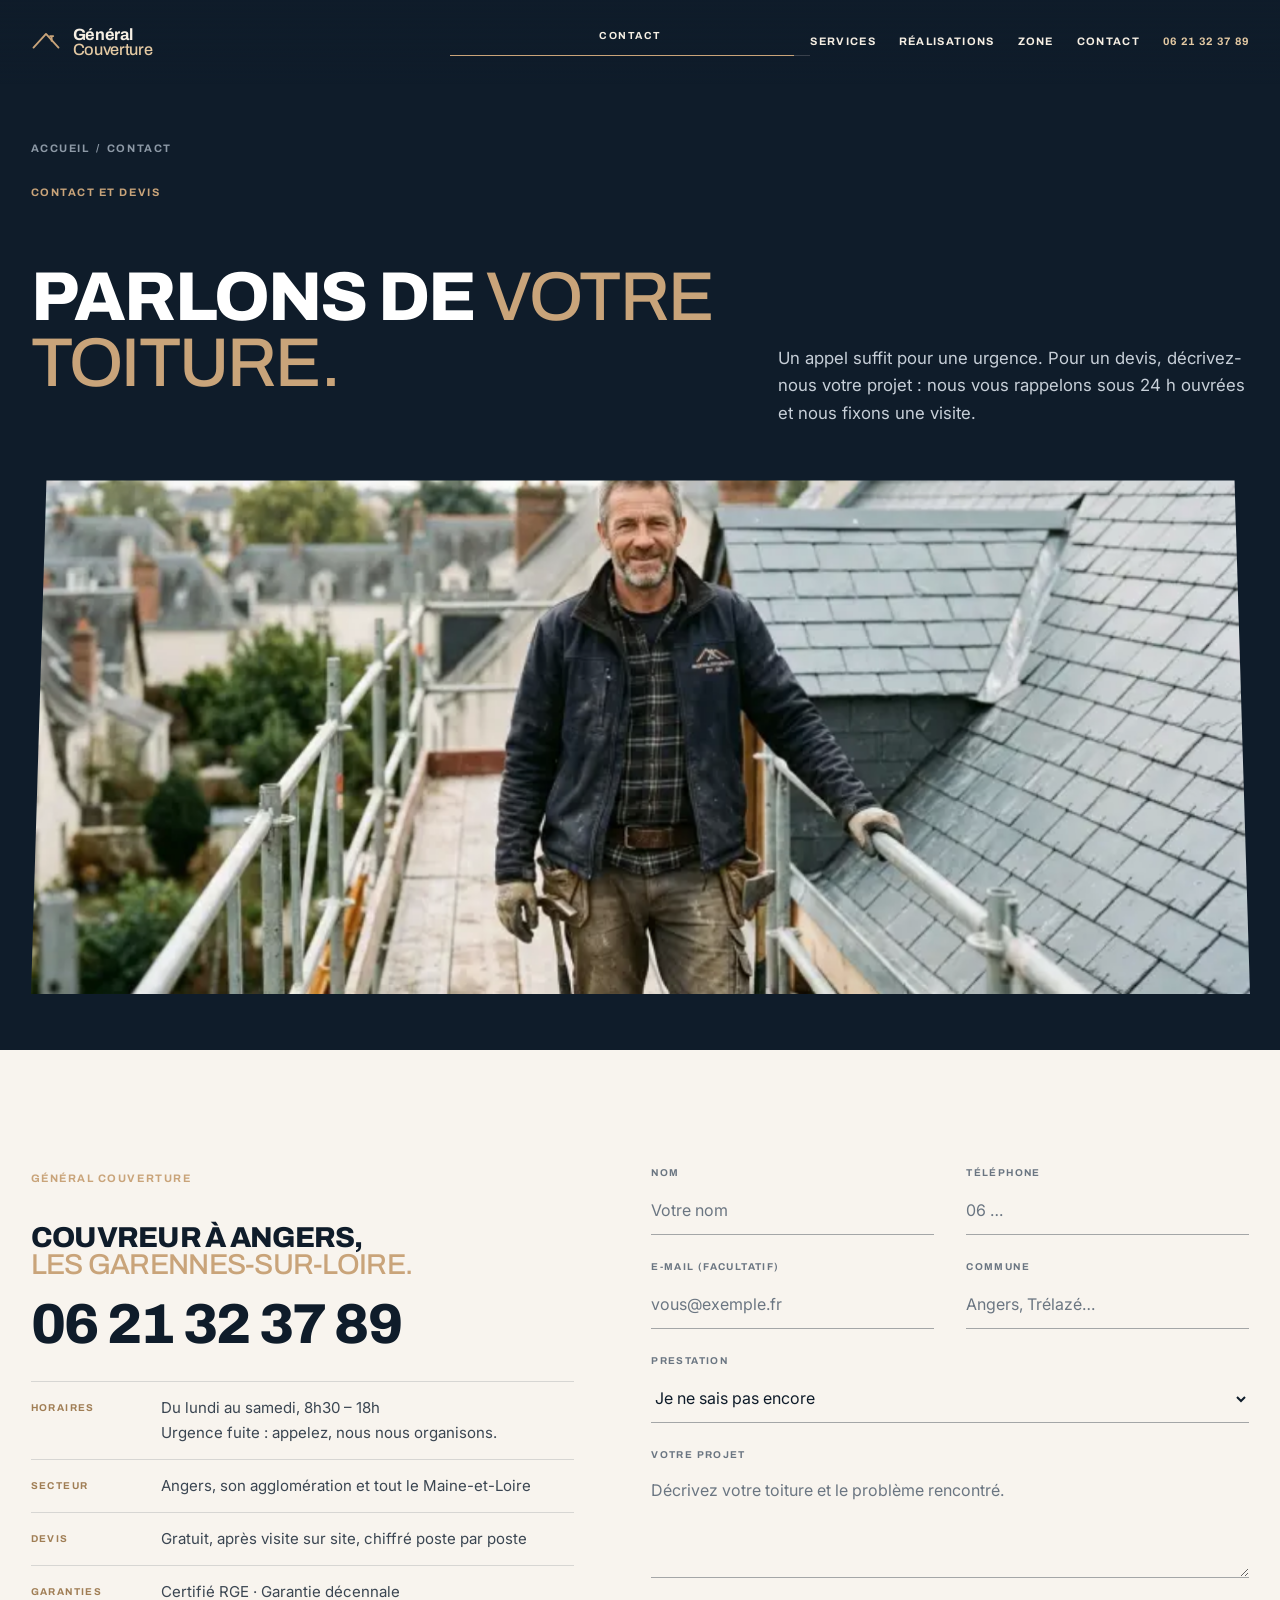
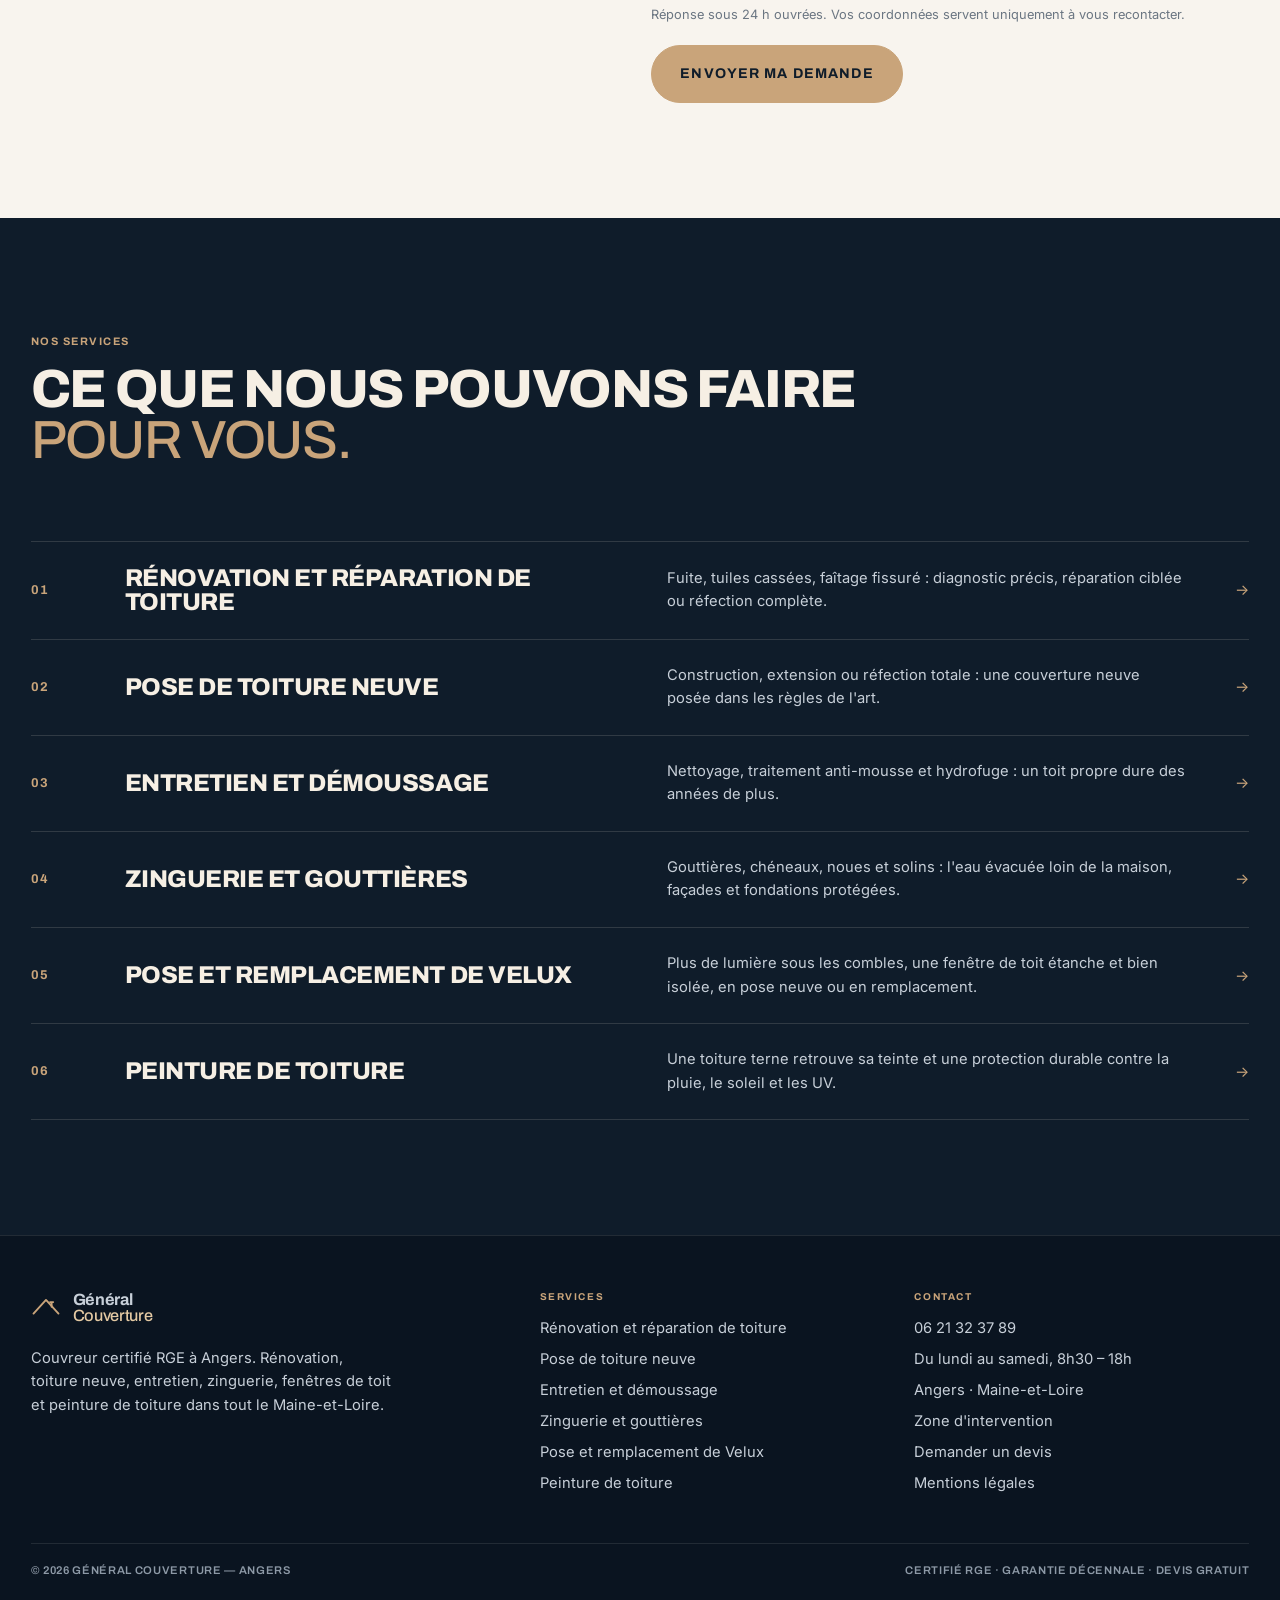
<file: contact.html>
<!DOCTYPE html>
<html lang="fr">
<head>
<meta charset="utf-8">
<meta name="viewport" content="width=device-width, initial-scale=1, viewport-fit=cover">
<title>Contact et devis gratuit | Général Couverture, couvreur à Angers</title>
<meta name="description" content="Appelez Général Couverture au 06 21 32 37 89 ou envoyez votre demande de devis : couvreur à Angers et dans le Maine-et-Loire, réponse sous 24 h.">
<link rel="canonical" href="https://generalcouverture.com/contact">
<meta name="theme-color" content="#0F1C2A">
<link rel="icon" href="data:image/svg+xml,%3Csvg xmlns='http://www.w3.org/2000/svg' viewBox='0 0 64 64'%3E%3Crect width='64' height='64' fill='%230F1C2A'/%3E%3Cpath d='M12 41 32 19l20 22M41 22.5V30M38.5 22.5h5' fill='none' stroke='%23C9A47A' stroke-width='4' stroke-linecap='round' stroke-linejoin='round'/%3E%3C/svg%3E">
<meta property="og:type" content="website"><meta property="og:locale" content="fr_FR"><meta property="og:site_name" content="Général Couverture">
<meta property="og:title" content="Contact et devis gratuit | Général Couverture, couvreur à Angers"><meta property="og:description" content="Appelez Général Couverture au 06 21 32 37 89 ou envoyez votre demande de devis : couvreur à Angers et dans le Maine-et-Loire, réponse sous 24 h."><meta property="og:url" content="https://generalcouverture.com/contact"><meta property="og:image" content="https://generalcouverture.com/images/og-image.jpg">
<link rel="preconnect" href="https://fonts.googleapis.com"><link rel="preconnect" href="https://fonts.gstatic.com" crossorigin>
<link href="https://fonts.googleapis.com/css2?family=Archivo:wght@500;600;700;800&family=Inter:wght@400;500;600&display=swap" rel="stylesheet">
<link rel="stylesheet" href="/css/studio.css?v=52">

</head>
<body>
<header class="site-header" id="header">
  <a class="brand" href="/" aria-label="Général Couverture, accueil"><svg class="brand-glyph" viewBox="0 0 48 44" aria-hidden="true" fill="none" stroke="currentColor" stroke-width="3" stroke-linecap="round" stroke-linejoin="round"><path d="M4 31 24 9l20 22"/><path d="M33 12.5V20M30.5 12.5h5"/></svg><span class="brand-text"><span>Général</span><span>Couverture</span></span></a>
  <div class="nav-center" aria-hidden="true"><span class="label" id="nav-section">Contact</span><div class="nav-line"><span id="nav-fill"></span></div></div>
  <div class="nav-right">
    <a href="/#services">Services</a><a href="/#realisations">Réalisations</a><a href="/zones-intervention">Zone</a><a href="/contact">Contact</a><a class="nav-tel" href="tel:+33621323789">06 21 32 37 89</a>
    <button class="burger" id="burger" aria-label="Ouvrir le menu" aria-expanded="false" aria-controls="menu"><span></span></button>
  </div>
</header>
<div class="menu" id="menu" aria-label="Menu">
  <div></div>
  <nav class="menu-list">
    <div><a href="/#services">Services</a><a href="/#realisations">Réalisations</a><a href="/zones-intervention">Zone d'intervention</a><a href="/contact">Contact</a></div>
    <div class="small"><a href="/renovation-reparation-toiture">Rénovation et réparation</a><a href="/pose-toiture-neuve">Toiture neuve</a><a href="/entretien-demoussage">Entretien et démoussage</a><a href="/zinguerie">Zinguerie et gouttières</a><a href="/pose-velux">Fenêtres de toit Velux</a><a href="/peinture-toiture">Peinture de toiture</a></div>
  </nav>
  <div class="menu-foot"><span>Général Couverture · Angers · Maine-et-Loire</span><a href="tel:+33621323789">06 21 32 37 89</a></div>
</div>
<main>
<section class="page-top" data-nav="Contact"><div><nav class="crumbs label muted" aria-label="Fil d'Ariane"><a href="/">Accueil</a><span>/</span><span>Contact</span></nav><span class="label gold">Contact et devis</span><h1 style="margin-top:0.9em">Parlons de <span class="h-light">votre toiture.</span></h1></div><p class="lead">Un appel suffit pour une urgence. Pour un devis, décrivez-nous votre projet : nous vous rappelons sous 24 h ouvrées et nous fixons une visite.</p></section>
<div class="page-visual reveal"><img src="/images/apropos.webp" alt="" aria-hidden="true" width="1600" height="686"></div>
<section class="section cream" data-nav="Contact"><div class="wrap contact-grid"><div class="reveal"><span class="label gold">Général Couverture</span><h2 style="margin-top:1.2em;font-size:1.8rem">Couvreur à Angers,<br><span class="h-light">Les Garennes-sur-Loire.</span></h2><a class="contact-phone" href="tel:+33621323789">06 21 32 37 89</a><ul class="info-list"><li><strong>Horaires</strong><span>Du lundi au samedi, 8h30 – 18h<br>Urgence fuite : appelez, nous nous organisons.</span></li><li><strong>Secteur</strong><span>Angers, son agglomération et tout le Maine-et-Loire</span></li><li><strong>Devis</strong><span>Gratuit, après visite sur site, chiffré poste par poste</span></li><li><strong>Garanties</strong><span>Certifié RGE · Garantie décennale</span></li></ul></div><form class="form reveal" id="devisForm" action="https://api.web3forms.com/submit" method="POST" novalidate style="--i:1">
  <input type="hidden" name="access_key" value="a6ffc352-1b91-4975-989e-b4e37e807f78"><input type="hidden" name="subject" value="Nouvelle demande de devis — Général Couverture"><input type="hidden" name="from_name" value="Formulaire Général Couverture"><input type="checkbox" name="botcheck" style="display:none" tabindex="-1" autocomplete="off">
  <div class="form-grid">
    <div class="field"><label for="f-nom">Nom</label><input id="f-nom" name="nom" type="text" autocomplete="name" required placeholder="Votre nom"></div>
    <div class="field"><label for="f-tel">Téléphone</label><input id="f-tel" name="telephone" type="tel" autocomplete="tel" inputmode="tel" required placeholder="06 …"></div>
    <div class="field"><label for="f-email">E-mail (facultatif)</label><input id="f-email" name="email" type="email" autocomplete="email" placeholder="vous@exemple.fr"></div>
    <div class="field"><label for="f-ville">Commune</label><input id="f-ville" name="commune" type="text" placeholder="Angers, Trélazé…"></div>
    <div class="field full"><label for="f-prest">Prestation</label><select id="f-prest" name="prestation"><option value="">Je ne sais pas encore</option><option value="Rénovation et réparation de toiture">Rénovation et réparation de toiture</option><option value="Pose de toiture neuve">Pose de toiture neuve</option><option value="Entretien et démoussage">Entretien et démoussage</option><option value="Zinguerie et gouttières">Zinguerie et gouttières</option><option value="Pose et remplacement de Velux">Pose et remplacement de Velux</option><option value="Peinture de toiture">Peinture de toiture</option><option value="Autre">Autre demande</option></select></div>
    <div class="field full"><label for="f-msg">Votre projet</label><textarea id="f-msg" name="message" placeholder="Décrivez votre toiture et le problème rencontré."></textarea></div>
  </div>
  <p class="form-note">Réponse sous 24 h ouvrées. Vos coordonnées servent uniquement à vous recontacter.</p>
  <button class="btn btn-gold btn-lg" type="submit" style="margin-top:1.4em">Envoyer ma demande</button>
  <p class="form-status" role="status"></p>
</form></div></section>
<section class="section navy" data-nav="Services"><div class="wrap"><div class="section-head reveal"><div><span class="label gold">Nos services</span><h2>Ce que nous pouvons faire<br><span class="h-light">pour vous.</span></h2></div></div><ol class="srv-list"><li class="srv-row reveal" style="--i:0"><a href="/renovation-reparation-toiture"><span class="srv-num">01</span><span class="srv-title">Rénovation et réparation de toiture</span><span class="srv-desc">Fuite, tuiles cassées, faîtage fissuré : diagnostic précis, réparation ciblée ou réfection complète.</span><span class="srv-arrow">→</span></a></li><li class="srv-row reveal" style="--i:1"><a href="/pose-toiture-neuve"><span class="srv-num">02</span><span class="srv-title">Pose de toiture neuve</span><span class="srv-desc">Construction, extension ou réfection totale : une couverture neuve posée dans les règles de l'art.</span><span class="srv-arrow">→</span></a></li><li class="srv-row reveal" style="--i:2"><a href="/entretien-demoussage"><span class="srv-num">03</span><span class="srv-title">Entretien et démoussage</span><span class="srv-desc">Nettoyage, traitement anti-mousse et hydrofuge : un toit propre dure des années de plus.</span><span class="srv-arrow">→</span></a></li><li class="srv-row reveal" style="--i:3"><a href="/zinguerie"><span class="srv-num">04</span><span class="srv-title">Zinguerie et gouttières</span><span class="srv-desc">Gouttières, chéneaux, noues et solins : l'eau évacuée loin de la maison, façades et fondations protégées.</span><span class="srv-arrow">→</span></a></li><li class="srv-row reveal" style="--i:4"><a href="/pose-velux"><span class="srv-num">05</span><span class="srv-title">Pose et remplacement de Velux</span><span class="srv-desc">Plus de lumière sous les combles, une fenêtre de toit étanche et bien isolée, en pose neuve ou en remplacement.</span><span class="srv-arrow">→</span></a></li><li class="srv-row reveal" style="--i:5"><a href="/peinture-toiture"><span class="srv-num">06</span><span class="srv-title">Peinture de toiture</span><span class="srv-desc">Une toiture terne retrouve sa teinte et une protection durable contre la pluie, le soleil et les UV.</span><span class="srv-arrow">→</span></a></li></ol></div></section>
</main>
<footer class="footer navy" data-nav="Contact">
  <div class="footer-grid">
    <div><a class="brand" href="/" aria-label="Général Couverture, accueil"><svg class="brand-glyph" viewBox="0 0 48 44" aria-hidden="true" fill="none" stroke="currentColor" stroke-width="3" stroke-linecap="round" stroke-linejoin="round"><path d="M4 31 24 9l20 22"/><path d="M33 12.5V20M30.5 12.5h5"/></svg><span class="brand-text"><span>Général</span><span>Couverture</span></span></a><p class="footer-desc">Couvreur certifié RGE à Angers. Rénovation, toiture neuve, entretien, zinguerie, fenêtres de toit et peinture de toiture dans tout le Maine-et-Loire.</p></div>
    <div><h4 class="label">Services</h4><ul><li><a href="/renovation-reparation-toiture">Rénovation et réparation de toiture</a></li><li><a href="/pose-toiture-neuve">Pose de toiture neuve</a></li><li><a href="/entretien-demoussage">Entretien et démoussage</a></li><li><a href="/zinguerie">Zinguerie et gouttières</a></li><li><a href="/pose-velux">Pose et remplacement de Velux</a></li><li><a href="/peinture-toiture">Peinture de toiture</a></li></ul></div>
    <div><h4 class="label">Contact</h4><ul><li><a href="tel:+33621323789">06 21 32 37 89</a></li><li>Du lundi au samedi, 8h30 – 18h</li><li>Angers · Maine-et-Loire</li><li><a href="/zones-intervention">Zone d'intervention</a></li><li><a href="/contact">Demander un devis</a></li><li><a href="/mentions-legales">Mentions légales</a></li></ul></div>
  </div>
  <div class="footer-bottom"><span>© 2026 Général Couverture — Angers</span><span>Certifié RGE · Garantie décennale · Devis gratuit</span></div>
</footer>
<a class="call-bar" href="tel:+33621323789">Appeler · 06 21 32 37 89</a>
<script src="/js/site.js?v=52"></script>

</body>
</html>
</file>
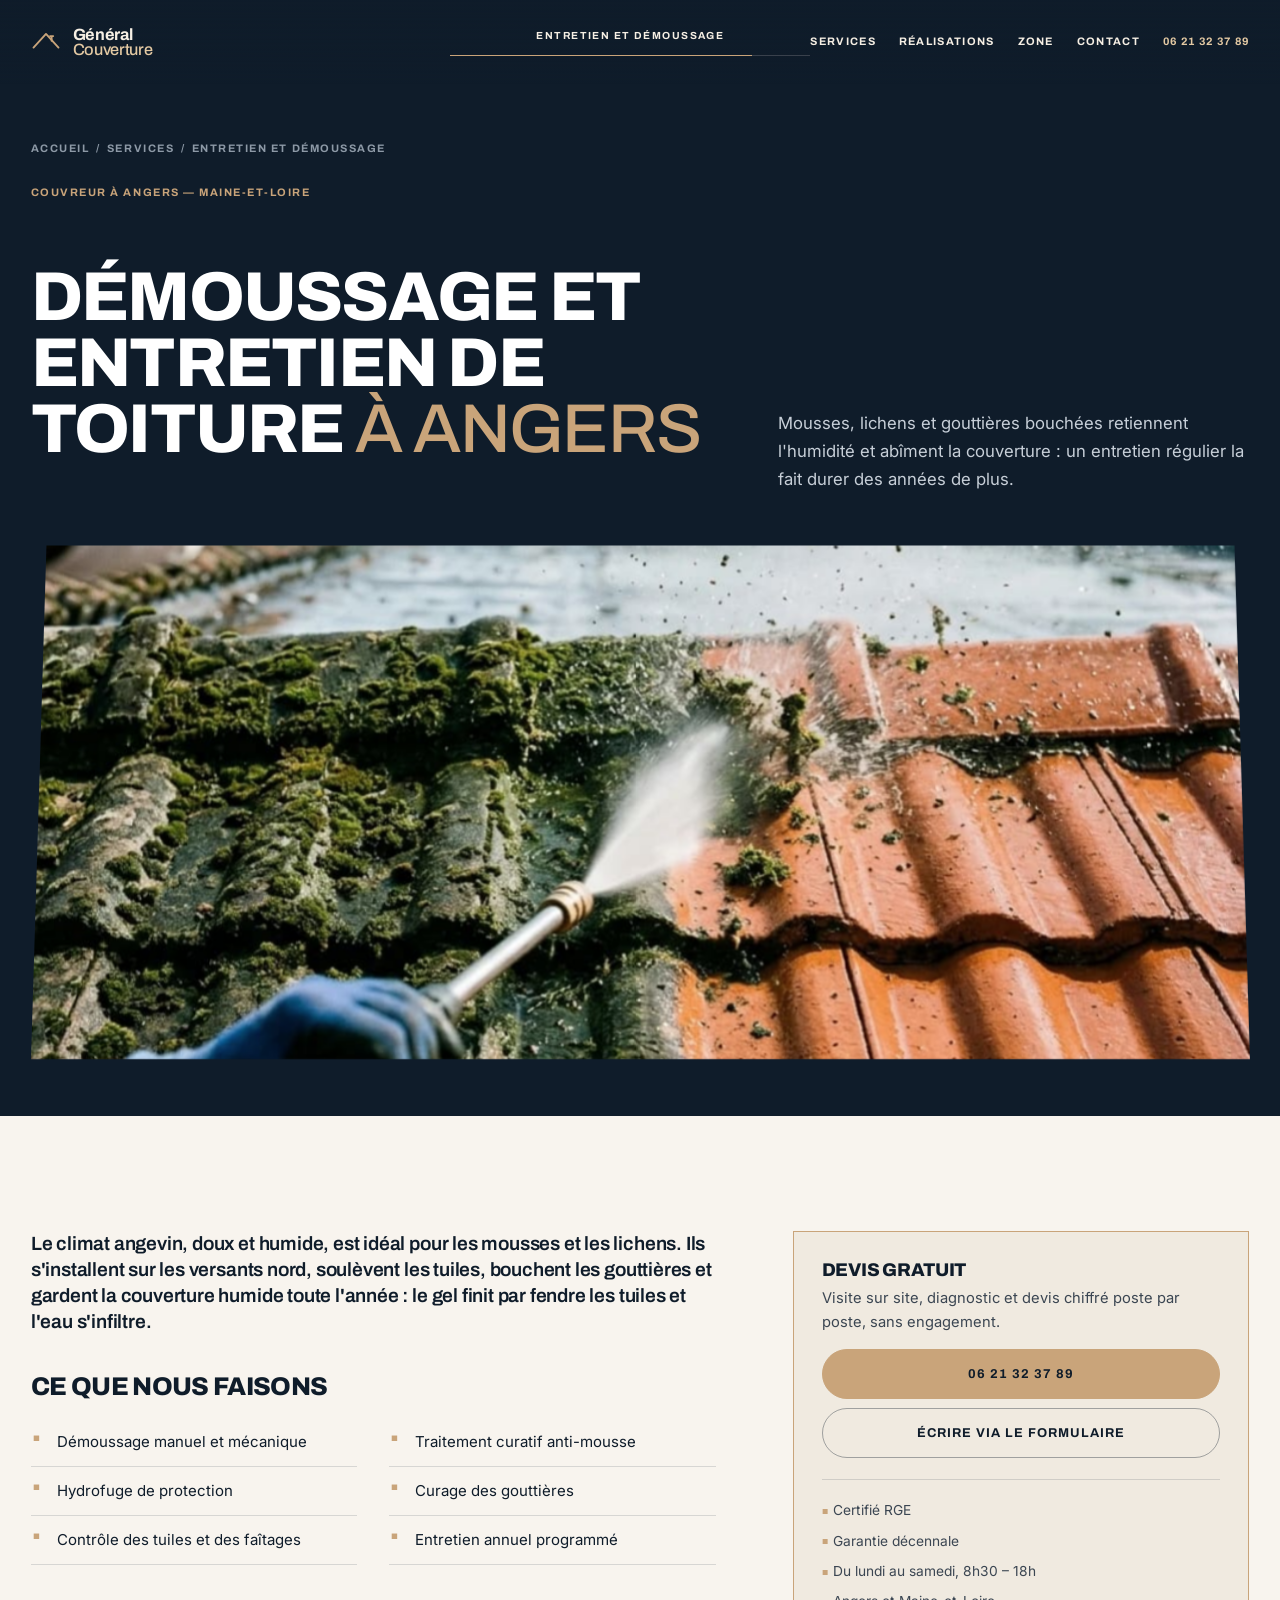
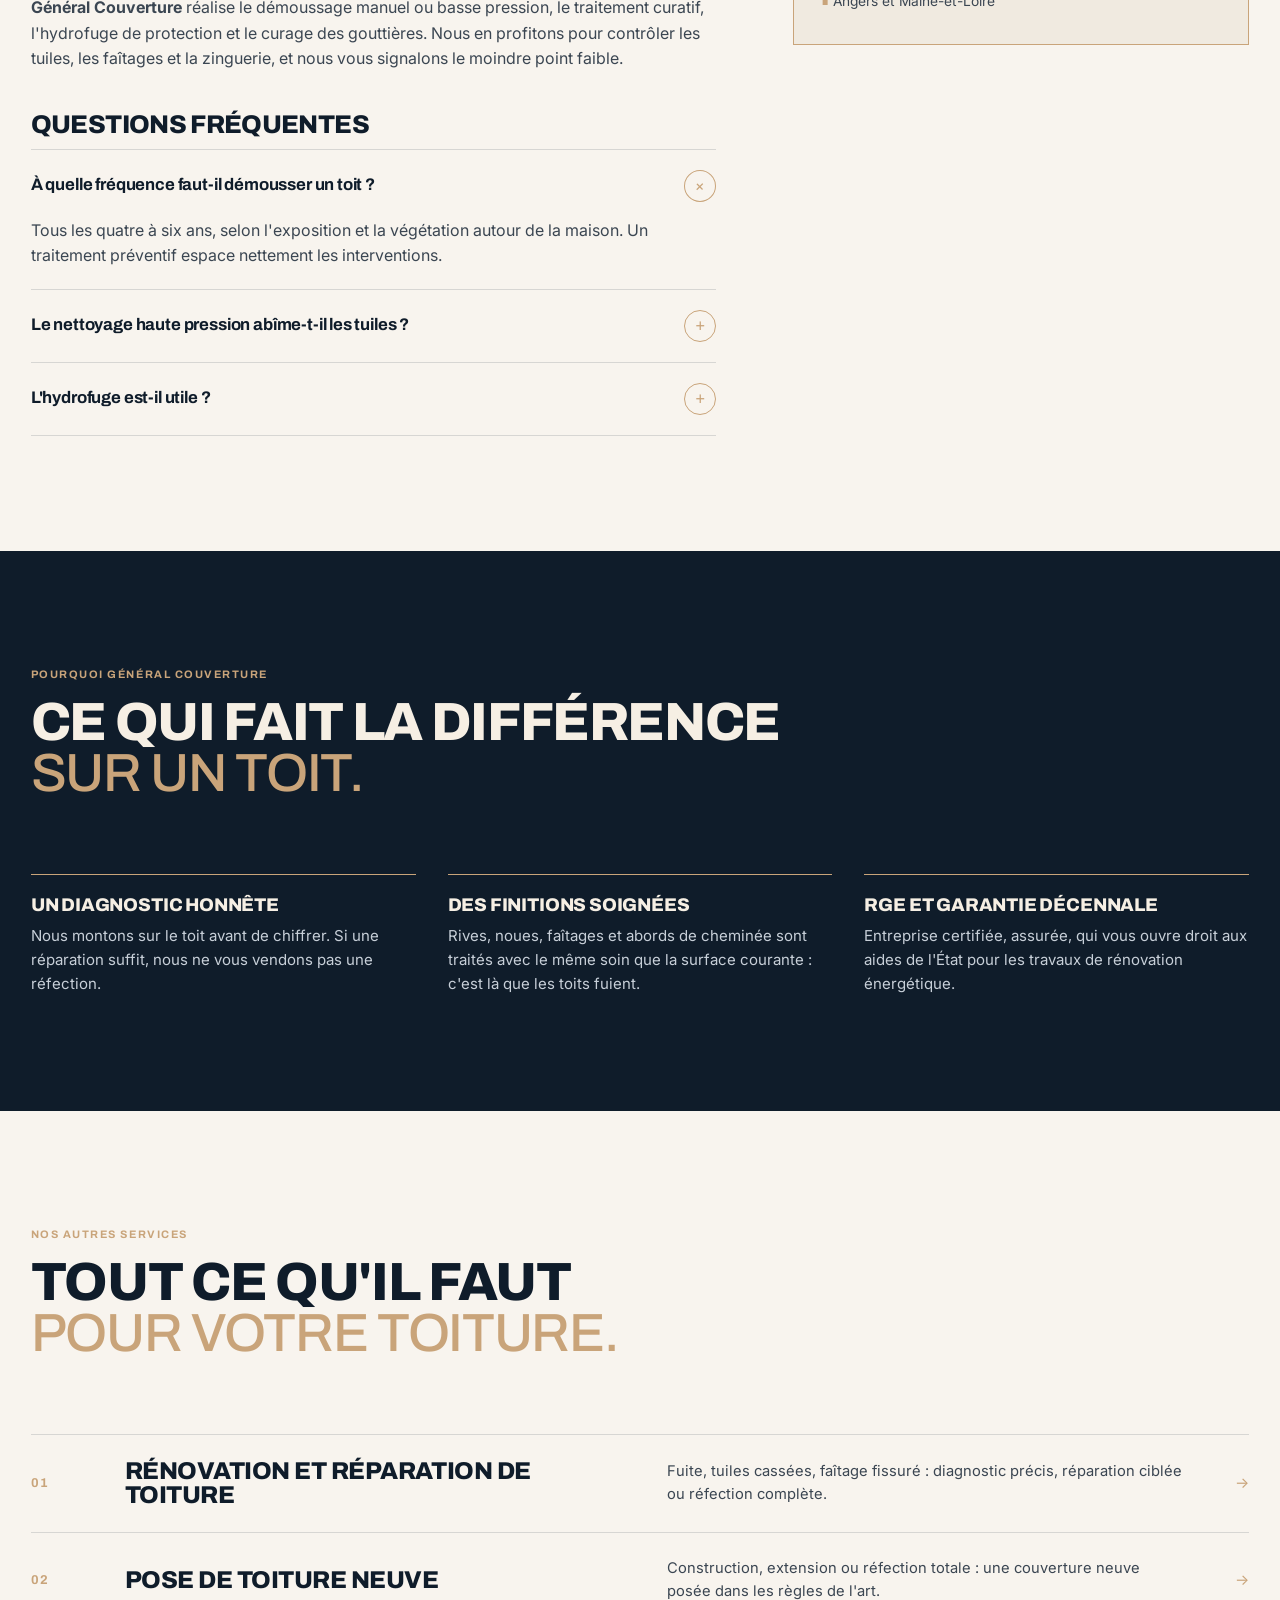
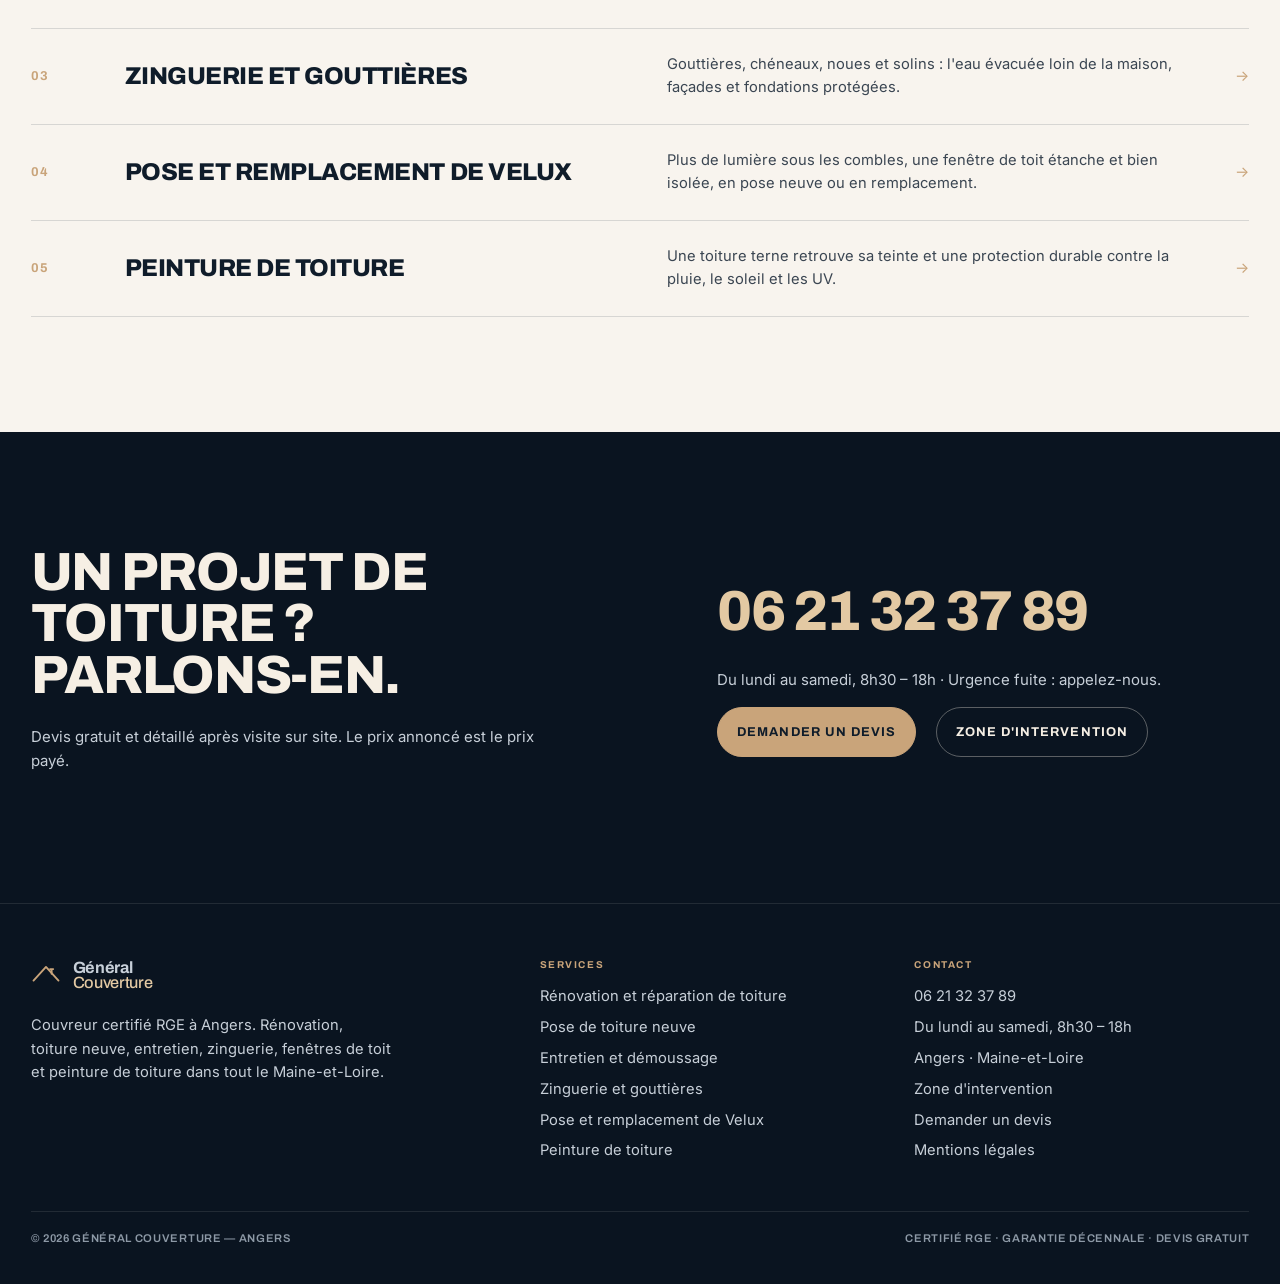
<file: entretien-demoussage.html>
<!DOCTYPE html>
<html lang="fr">
<head>
<meta charset="utf-8">
<meta name="viewport" content="width=device-width, initial-scale=1, viewport-fit=cover">
<title>Démoussage et entretien de toiture à Angers | Général Couverture</title>
<meta name="description" content="Démoussage, traitement anti-mousse, hydrofuge et nettoyage de gouttières à Angers et dans le Maine-et-Loire. Devis gratuit au 06 21 32 37 89.">
<link rel="canonical" href="https://generalcouverture.com/entretien-demoussage">
<meta name="theme-color" content="#0F1C2A">
<link rel="icon" href="data:image/svg+xml,%3Csvg xmlns='http://www.w3.org/2000/svg' viewBox='0 0 64 64'%3E%3Crect width='64' height='64' fill='%230F1C2A'/%3E%3Cpath d='M12 41 32 19l20 22M41 22.5V30M38.5 22.5h5' fill='none' stroke='%23C9A47A' stroke-width='4' stroke-linecap='round' stroke-linejoin='round'/%3E%3C/svg%3E">
<meta property="og:type" content="website"><meta property="og:locale" content="fr_FR"><meta property="og:site_name" content="Général Couverture">
<meta property="og:title" content="Démoussage et entretien de toiture à Angers | Général Couverture"><meta property="og:description" content="Démoussage, traitement anti-mousse, hydrofuge et nettoyage de gouttières à Angers et dans le Maine-et-Loire. Devis gratuit au 06 21 32 37 89."><meta property="og:url" content="https://generalcouverture.com/entretien-demoussage"><meta property="og:image" content="https://generalcouverture.com/images/srv-demoussage.jpg">
<link rel="preconnect" href="https://fonts.googleapis.com"><link rel="preconnect" href="https://fonts.gstatic.com" crossorigin>
<link href="https://fonts.googleapis.com/css2?family=Archivo:wght@500;600;700;800&family=Inter:wght@400;500;600&display=swap" rel="stylesheet">
<link rel="stylesheet" href="/css/studio.css?v=52">
<script type="application/ld+json">{
 "@context": "https://schema.org",
 "@type": "Service",
 "name": "Entretien et démoussage",
 "serviceType": "Entretien et démoussage",
 "provider": {
  "@id": "https://generalcouverture.com/#org"
 },
 "areaServed": [
  "Angers",
  "Les Garennes-sur-Loire",
  "Trélazé",
  "Les Ponts-de-Cé",
  "Avrillé",
  "Saint-Barthélemy-d'Anjou",
  "Beaucouzé",
  "Bouchemaine",
  "Mûrs-Érigné",
  "Brissac Loire Aubance",
  "Écouflant",
  "Montreuil-Juigné",
  "Verrières-en-Anjou",
  "Loire-Authion",
  "Sainte-Gemmes-sur-Loire",
  "Saint-Melaine-sur-Aubance"
 ],
 "url": "https://generalcouverture.com/entretien-demoussage",
 "description": "Démoussage, traitement anti-mousse, hydrofuge et nettoyage de gouttières à Angers et dans le Maine-et-Loire. Devis gratuit au 06 21 32 37 89."
}</script>
<script type="application/ld+json">{
 "@context": "https://schema.org",
 "@type": "BreadcrumbList",
 "itemListElement": [
  {
   "@type": "ListItem",
   "position": 1,
   "name": "Accueil",
   "item": "https://generalcouverture.com/"
  },
  {
   "@type": "ListItem",
   "position": 2,
   "name": "Services",
   "item": "https://generalcouverture.com/#services"
  },
  {
   "@type": "ListItem",
   "position": 3,
   "name": "Entretien et démoussage",
   "item": "https://generalcouverture.com/entretien-demoussage"
  }
 ]
}</script>
<script type="application/ld+json">{
 "@context": "https://schema.org",
 "@type": "FAQPage",
 "mainEntity": [
  {
   "@type": "Question",
   "name": "À quelle fréquence faut-il démousser un toit ?",
   "acceptedAnswer": {
    "@type": "Answer",
    "text": "Tous les quatre à six ans, selon l'exposition et la végétation autour de la maison. Un traitement préventif espace nettement les interventions."
   }
  },
  {
   "@type": "Question",
   "name": "Le nettoyage haute pression abîme-t-il les tuiles ?",
   "acceptedAnswer": {
    "@type": "Answer",
    "text": "Mal réglé, oui. Nous adaptons la pression et la technique à chaque matériau, et nous privilégions le brossage et le traitement pour les couvertures fragiles."
   }
  },
  {
   "@type": "Question",
   "name": "L'hydrofuge est-il utile ?",
   "acceptedAnswer": {
    "@type": "Answer",
    "text": "Il limite l'absorption d'eau et la repousse des mousses. Appliqué sur un toit propre et sain, il protège la couverture plusieurs années."
   }
  }
 ]
}</script>
</head>
<body>
<header class="site-header" id="header">
  <a class="brand" href="/" aria-label="Général Couverture, accueil"><svg class="brand-glyph" viewBox="0 0 48 44" aria-hidden="true" fill="none" stroke="currentColor" stroke-width="3" stroke-linecap="round" stroke-linejoin="round"><path d="M4 31 24 9l20 22"/><path d="M33 12.5V20M30.5 12.5h5"/></svg><span class="brand-text"><span>Général</span><span>Couverture</span></span></a>
  <div class="nav-center" aria-hidden="true"><span class="label" id="nav-section">Entretien et démoussage</span><div class="nav-line"><span id="nav-fill"></span></div></div>
  <div class="nav-right">
    <a href="/#services">Services</a><a href="/#realisations">Réalisations</a><a href="/zones-intervention">Zone</a><a href="/contact">Contact</a><a class="nav-tel" href="tel:+33621323789">06 21 32 37 89</a>
    <button class="burger" id="burger" aria-label="Ouvrir le menu" aria-expanded="false" aria-controls="menu"><span></span></button>
  </div>
</header>
<div class="menu" id="menu" aria-label="Menu">
  <div></div>
  <nav class="menu-list">
    <div><a href="/#services">Services</a><a href="/#realisations">Réalisations</a><a href="/zones-intervention">Zone d'intervention</a><a href="/contact">Contact</a></div>
    <div class="small"><a href="/renovation-reparation-toiture">Rénovation et réparation</a><a href="/pose-toiture-neuve">Toiture neuve</a><a href="/entretien-demoussage">Entretien et démoussage</a><a href="/zinguerie">Zinguerie et gouttières</a><a href="/pose-velux">Fenêtres de toit Velux</a><a href="/peinture-toiture">Peinture de toiture</a></div>
  </nav>
  <div class="menu-foot"><span>Général Couverture · Angers · Maine-et-Loire</span><a href="tel:+33621323789">06 21 32 37 89</a></div>
</div>
<main>
<section class="page-top" data-nav="Entretien et démoussage"><div><nav class="crumbs label muted" aria-label="Fil d'Ariane"><a href="/">Accueil</a><span>/</span><a href="/#services">Services</a><span>/</span><span>Entretien et démoussage</span></nav><span class="label gold">Couvreur à Angers — Maine-et-Loire</span><h1 style="margin-top:0.9em">Démoussage et entretien de toiture <span class="h-light">à Angers</span></h1></div><p class="lead">Mousses, lichens et gouttières bouchées retiennent l'humidité et abîment la couverture : un entretien régulier la fait durer des années de plus.</p></section>
<div class="page-visual reveal"><img src="/images/srv-demoussage.jpg" alt="" aria-hidden="true" width="1600" height="686"></div>
<section class="section cream"><div class="wrap service-grid">
  <div class="service-main reveal"><p>Le climat angevin, doux et humide, est idéal pour les mousses et les lichens. Ils s'installent sur les versants nord, soulèvent les tuiles, bouchent les gouttières et gardent la couverture humide toute l'année : le gel finit par fendre les tuiles et l'eau s'infiltre.</p><h2>Ce que nous faisons</h2><ul class="checklist"><li>Démoussage manuel et mécanique</li><li>Traitement curatif anti-mousse</li><li>Hydrofuge de protection</li><li>Curage des gouttières</li><li>Contrôle des tuiles et des faîtages</li><li>Entretien annuel programmé</li></ul><p><strong>Général Couverture</strong> réalise le démoussage manuel ou basse pression, le traitement curatif, l'hydrofuge de protection et le curage des gouttières. Nous en profitons pour contrôler les tuiles, les faîtages et la zinguerie, et nous vous signalons le moindre point faible.</p><h2>Questions fréquentes</h2><div class="faq"><details open><summary>À quelle fréquence faut-il démousser un toit ?</summary><p>Tous les quatre à six ans, selon l'exposition et la végétation autour de la maison. Un traitement préventif espace nettement les interventions.</p></details><details><summary>Le nettoyage haute pression abîme-t-il les tuiles ?</summary><p>Mal réglé, oui. Nous adaptons la pression et la technique à chaque matériau, et nous privilégions le brossage et le traitement pour les couvertures fragiles.</p></details><details><summary>L'hydrofuge est-il utile ?</summary><p>Il limite l'absorption d'eau et la repousse des mousses. Appliqué sur un toit propre et sain, il protège la couverture plusieurs années.</p></details></div></div>
  <aside class="reveal" style="--i:1"><div class="aside-card"><h3>Devis gratuit</h3><p>Visite sur site, diagnostic et devis chiffré poste par poste, sans engagement.</p><a class="btn btn-gold" href="tel:+33621323789">06 21 32 37 89</a><a class="btn btn-outline" href="/contact" style="margin-top:0.7em">Écrire via le formulaire</a><ul><li>Certifié RGE</li><li>Garantie décennale</li><li>Du lundi au samedi, 8h30 – 18h</li><li>Angers et Maine-et-Loire</li></ul></div></aside>
</div></section>
<section class="section navy" data-nav="Pourquoi nous"><div class="wrap"><div class="section-head reveal"><div><span class="label gold">Pourquoi Général Couverture</span><h2>Ce qui fait la différence<br><span class="h-light">sur un toit.</span></h2></div></div><ul class="reasons">
  <li class="reveal" style="--i:0"><h3>Un diagnostic honnête</h3><p>Nous montons sur le toit avant de chiffrer. Si une réparation suffit, nous ne vous vendons pas une réfection.</p></li>
  <li class="reveal" style="--i:1"><h3>Des finitions soignées</h3><p>Rives, noues, faîtages et abords de cheminée sont traités avec le même soin que la surface courante : c'est là que les toits fuient.</p></li>
  <li class="reveal" style="--i:2"><h3>RGE et garantie décennale</h3><p>Entreprise certifiée, assurée, qui vous ouvre droit aux aides de l'État pour les travaux de rénovation énergétique.</p></li></ul></div></section>
<section class="section cream" data-nav="Services"><div class="wrap"><div class="section-head reveal"><div><span class="label gold">Nos autres services</span><h2>Tout ce qu'il faut<br><span class="h-light">pour votre toiture.</span></h2></div></div><ol class="srv-list"><li class="srv-row reveal" style="--i:0"><a href="/renovation-reparation-toiture"><span class="srv-num">01</span><span class="srv-title">Rénovation et réparation de toiture</span><span class="srv-desc">Fuite, tuiles cassées, faîtage fissuré : diagnostic précis, réparation ciblée ou réfection complète.</span><span class="srv-arrow">→</span></a></li><li class="srv-row reveal" style="--i:1"><a href="/pose-toiture-neuve"><span class="srv-num">02</span><span class="srv-title">Pose de toiture neuve</span><span class="srv-desc">Construction, extension ou réfection totale : une couverture neuve posée dans les règles de l'art.</span><span class="srv-arrow">→</span></a></li><li class="srv-row reveal" style="--i:2"><a href="/zinguerie"><span class="srv-num">03</span><span class="srv-title">Zinguerie et gouttières</span><span class="srv-desc">Gouttières, chéneaux, noues et solins : l'eau évacuée loin de la maison, façades et fondations protégées.</span><span class="srv-arrow">→</span></a></li><li class="srv-row reveal" style="--i:3"><a href="/pose-velux"><span class="srv-num">04</span><span class="srv-title">Pose et remplacement de Velux</span><span class="srv-desc">Plus de lumière sous les combles, une fenêtre de toit étanche et bien isolée, en pose neuve ou en remplacement.</span><span class="srv-arrow">→</span></a></li><li class="srv-row reveal" style="--i:4"><a href="/peinture-toiture"><span class="srv-num">05</span><span class="srv-title">Peinture de toiture</span><span class="srv-desc">Une toiture terne retrouve sa teinte et une protection durable contre la pluie, le soleil et les UV.</span><span class="srv-arrow">→</span></a></li></ol></div></section>
<section class="section cta-band" data-nav="Contact"><div class="section-inner">
  <div class="reveal"><h2>Un projet de toiture ?<br>Parlons-en.</h2><p>Devis gratuit et détaillé après visite sur site. Le prix annoncé est le prix payé.</p></div>
  <div class="reveal" style="--i:1"><a class="contact-phone" href="tel:+33621323789">06 21 32 37 89</a><p>Du lundi au samedi, 8h30 – 18h · Urgence fuite : appelez-nous.</p><div class="btn-row"><a class="btn btn-gold" href="/contact">Demander un devis</a><a class="btn btn-outline" href="/zones-intervention">Zone d'intervention</a></div></div>
</div></section>
</main>
<footer class="footer navy" data-nav="Contact">
  <div class="footer-grid">
    <div><a class="brand" href="/" aria-label="Général Couverture, accueil"><svg class="brand-glyph" viewBox="0 0 48 44" aria-hidden="true" fill="none" stroke="currentColor" stroke-width="3" stroke-linecap="round" stroke-linejoin="round"><path d="M4 31 24 9l20 22"/><path d="M33 12.5V20M30.5 12.5h5"/></svg><span class="brand-text"><span>Général</span><span>Couverture</span></span></a><p class="footer-desc">Couvreur certifié RGE à Angers. Rénovation, toiture neuve, entretien, zinguerie, fenêtres de toit et peinture de toiture dans tout le Maine-et-Loire.</p></div>
    <div><h4 class="label">Services</h4><ul><li><a href="/renovation-reparation-toiture">Rénovation et réparation de toiture</a></li><li><a href="/pose-toiture-neuve">Pose de toiture neuve</a></li><li><a href="/entretien-demoussage">Entretien et démoussage</a></li><li><a href="/zinguerie">Zinguerie et gouttières</a></li><li><a href="/pose-velux">Pose et remplacement de Velux</a></li><li><a href="/peinture-toiture">Peinture de toiture</a></li></ul></div>
    <div><h4 class="label">Contact</h4><ul><li><a href="tel:+33621323789">06 21 32 37 89</a></li><li>Du lundi au samedi, 8h30 – 18h</li><li>Angers · Maine-et-Loire</li><li><a href="/zones-intervention">Zone d'intervention</a></li><li><a href="/contact">Demander un devis</a></li><li><a href="/mentions-legales">Mentions légales</a></li></ul></div>
  </div>
  <div class="footer-bottom"><span>© 2026 Général Couverture — Angers</span><span>Certifié RGE · Garantie décennale · Devis gratuit</span></div>
</footer>
<a class="call-bar" href="tel:+33621323789">Appeler · 06 21 32 37 89</a>
<script src="/js/site.js?v=52"></script>

</body>
</html>
</file>
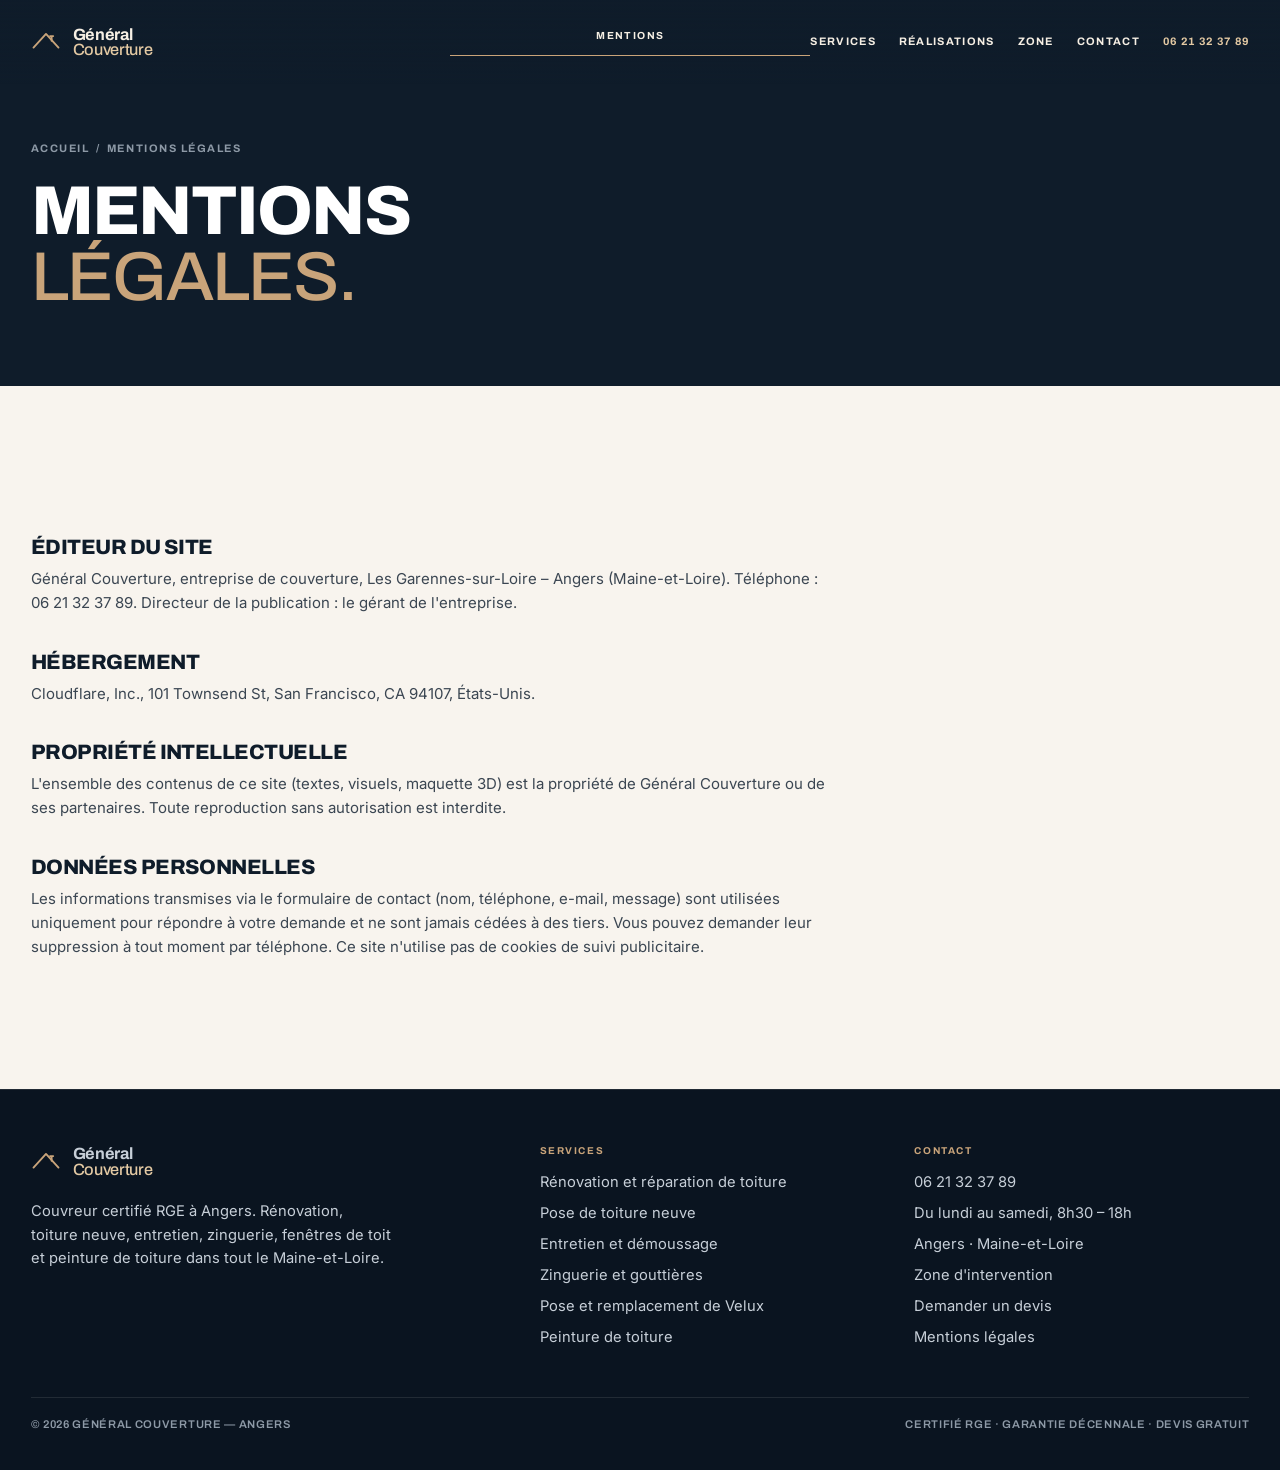
<file: mentions-legales.html>
<!DOCTYPE html>
<html lang="fr">
<head>
<meta charset="utf-8">
<meta name="viewport" content="width=device-width, initial-scale=1, viewport-fit=cover">
<title>Mentions légales | Général Couverture</title>
<meta name="description" content="Mentions légales du site de Général Couverture, couvreur à Angers.">
<link rel="canonical" href="https://generalcouverture.com/mentions-legales">
<meta name="theme-color" content="#0F1C2A">
<link rel="icon" href="data:image/svg+xml,%3Csvg xmlns='http://www.w3.org/2000/svg' viewBox='0 0 64 64'%3E%3Crect width='64' height='64' fill='%230F1C2A'/%3E%3Cpath d='M12 41 32 19l20 22M41 22.5V30M38.5 22.5h5' fill='none' stroke='%23C9A47A' stroke-width='4' stroke-linecap='round' stroke-linejoin='round'/%3E%3C/svg%3E">
<meta property="og:type" content="website"><meta property="og:locale" content="fr_FR"><meta property="og:site_name" content="Général Couverture">
<meta property="og:title" content="Mentions légales | Général Couverture"><meta property="og:description" content="Mentions légales du site de Général Couverture, couvreur à Angers."><meta property="og:url" content="https://generalcouverture.com/mentions-legales"><meta property="og:image" content="https://generalcouverture.com/images/og-image.jpg">
<link rel="preconnect" href="https://fonts.googleapis.com"><link rel="preconnect" href="https://fonts.gstatic.com" crossorigin>
<link href="https://fonts.googleapis.com/css2?family=Archivo:wght@500;600;700;800&family=Inter:wght@400;500;600&display=swap" rel="stylesheet">
<link rel="stylesheet" href="/css/studio.css?v=52">

</head>
<body>
<header class="site-header" id="header">
  <a class="brand" href="/" aria-label="Général Couverture, accueil"><svg class="brand-glyph" viewBox="0 0 48 44" aria-hidden="true" fill="none" stroke="currentColor" stroke-width="3" stroke-linecap="round" stroke-linejoin="round"><path d="M4 31 24 9l20 22"/><path d="M33 12.5V20M30.5 12.5h5"/></svg><span class="brand-text"><span>Général</span><span>Couverture</span></span></a>
  <div class="nav-center" aria-hidden="true"><span class="label" id="nav-section">Mentions</span><div class="nav-line"><span id="nav-fill"></span></div></div>
  <div class="nav-right">
    <a href="/#services">Services</a><a href="/#realisations">Réalisations</a><a href="/zones-intervention">Zone</a><a href="/contact">Contact</a><a class="nav-tel" href="tel:+33621323789">06 21 32 37 89</a>
    <button class="burger" id="burger" aria-label="Ouvrir le menu" aria-expanded="false" aria-controls="menu"><span></span></button>
  </div>
</header>
<div class="menu" id="menu" aria-label="Menu">
  <div></div>
  <nav class="menu-list">
    <div><a href="/#services">Services</a><a href="/#realisations">Réalisations</a><a href="/zones-intervention">Zone d'intervention</a><a href="/contact">Contact</a></div>
    <div class="small"><a href="/renovation-reparation-toiture">Rénovation et réparation</a><a href="/pose-toiture-neuve">Toiture neuve</a><a href="/entretien-demoussage">Entretien et démoussage</a><a href="/zinguerie">Zinguerie et gouttières</a><a href="/pose-velux">Fenêtres de toit Velux</a><a href="/peinture-toiture">Peinture de toiture</a></div>
  </nav>
  <div class="menu-foot"><span>Général Couverture · Angers · Maine-et-Loire</span><a href="tel:+33621323789">06 21 32 37 89</a></div>
</div>
<main>
<section class="page-top" data-nav="Mentions"><div><nav class="crumbs label muted"><a href="/">Accueil</a><span>/</span><span>Mentions légales</span></nav><h1>Mentions <span class="h-light">légales.</span></h1></div></section>
<section class="section cream"><div class="wrap legal" style="max-width:860px"><h2>Éditeur du site</h2><p>Général Couverture, entreprise de couverture, Les Garennes-sur-Loire – Angers (Maine-et-Loire). Téléphone : 06 21 32 37 89. Directeur de la publication : le gérant de l'entreprise.</p><h2>Hébergement</h2><p>Cloudflare, Inc., 101 Townsend St, San Francisco, CA 94107, États-Unis.</p><h2>Propriété intellectuelle</h2><p>L'ensemble des contenus de ce site (textes, visuels, maquette 3D) est la propriété de Général Couverture ou de ses partenaires. Toute reproduction sans autorisation est interdite.</p><h2>Données personnelles</h2><p>Les informations transmises via le formulaire de contact (nom, téléphone, e-mail, message) sont utilisées uniquement pour répondre à votre demande et ne sont jamais cédées à des tiers. Vous pouvez demander leur suppression à tout moment par téléphone. Ce site n'utilise pas de cookies de suivi publicitaire.</p></div></section>
</main>
<footer class="footer navy" data-nav="Contact">
  <div class="footer-grid">
    <div><a class="brand" href="/" aria-label="Général Couverture, accueil"><svg class="brand-glyph" viewBox="0 0 48 44" aria-hidden="true" fill="none" stroke="currentColor" stroke-width="3" stroke-linecap="round" stroke-linejoin="round"><path d="M4 31 24 9l20 22"/><path d="M33 12.5V20M30.5 12.5h5"/></svg><span class="brand-text"><span>Général</span><span>Couverture</span></span></a><p class="footer-desc">Couvreur certifié RGE à Angers. Rénovation, toiture neuve, entretien, zinguerie, fenêtres de toit et peinture de toiture dans tout le Maine-et-Loire.</p></div>
    <div><h4 class="label">Services</h4><ul><li><a href="/renovation-reparation-toiture">Rénovation et réparation de toiture</a></li><li><a href="/pose-toiture-neuve">Pose de toiture neuve</a></li><li><a href="/entretien-demoussage">Entretien et démoussage</a></li><li><a href="/zinguerie">Zinguerie et gouttières</a></li><li><a href="/pose-velux">Pose et remplacement de Velux</a></li><li><a href="/peinture-toiture">Peinture de toiture</a></li></ul></div>
    <div><h4 class="label">Contact</h4><ul><li><a href="tel:+33621323789">06 21 32 37 89</a></li><li>Du lundi au samedi, 8h30 – 18h</li><li>Angers · Maine-et-Loire</li><li><a href="/zones-intervention">Zone d'intervention</a></li><li><a href="/contact">Demander un devis</a></li><li><a href="/mentions-legales">Mentions légales</a></li></ul></div>
  </div>
  <div class="footer-bottom"><span>© 2026 Général Couverture — Angers</span><span>Certifié RGE · Garantie décennale · Devis gratuit</span></div>
</footer>
<a class="call-bar" href="tel:+33621323789">Appeler · 06 21 32 37 89</a>
<script src="/js/site.js?v=52"></script>

</body>
</html>
</file>
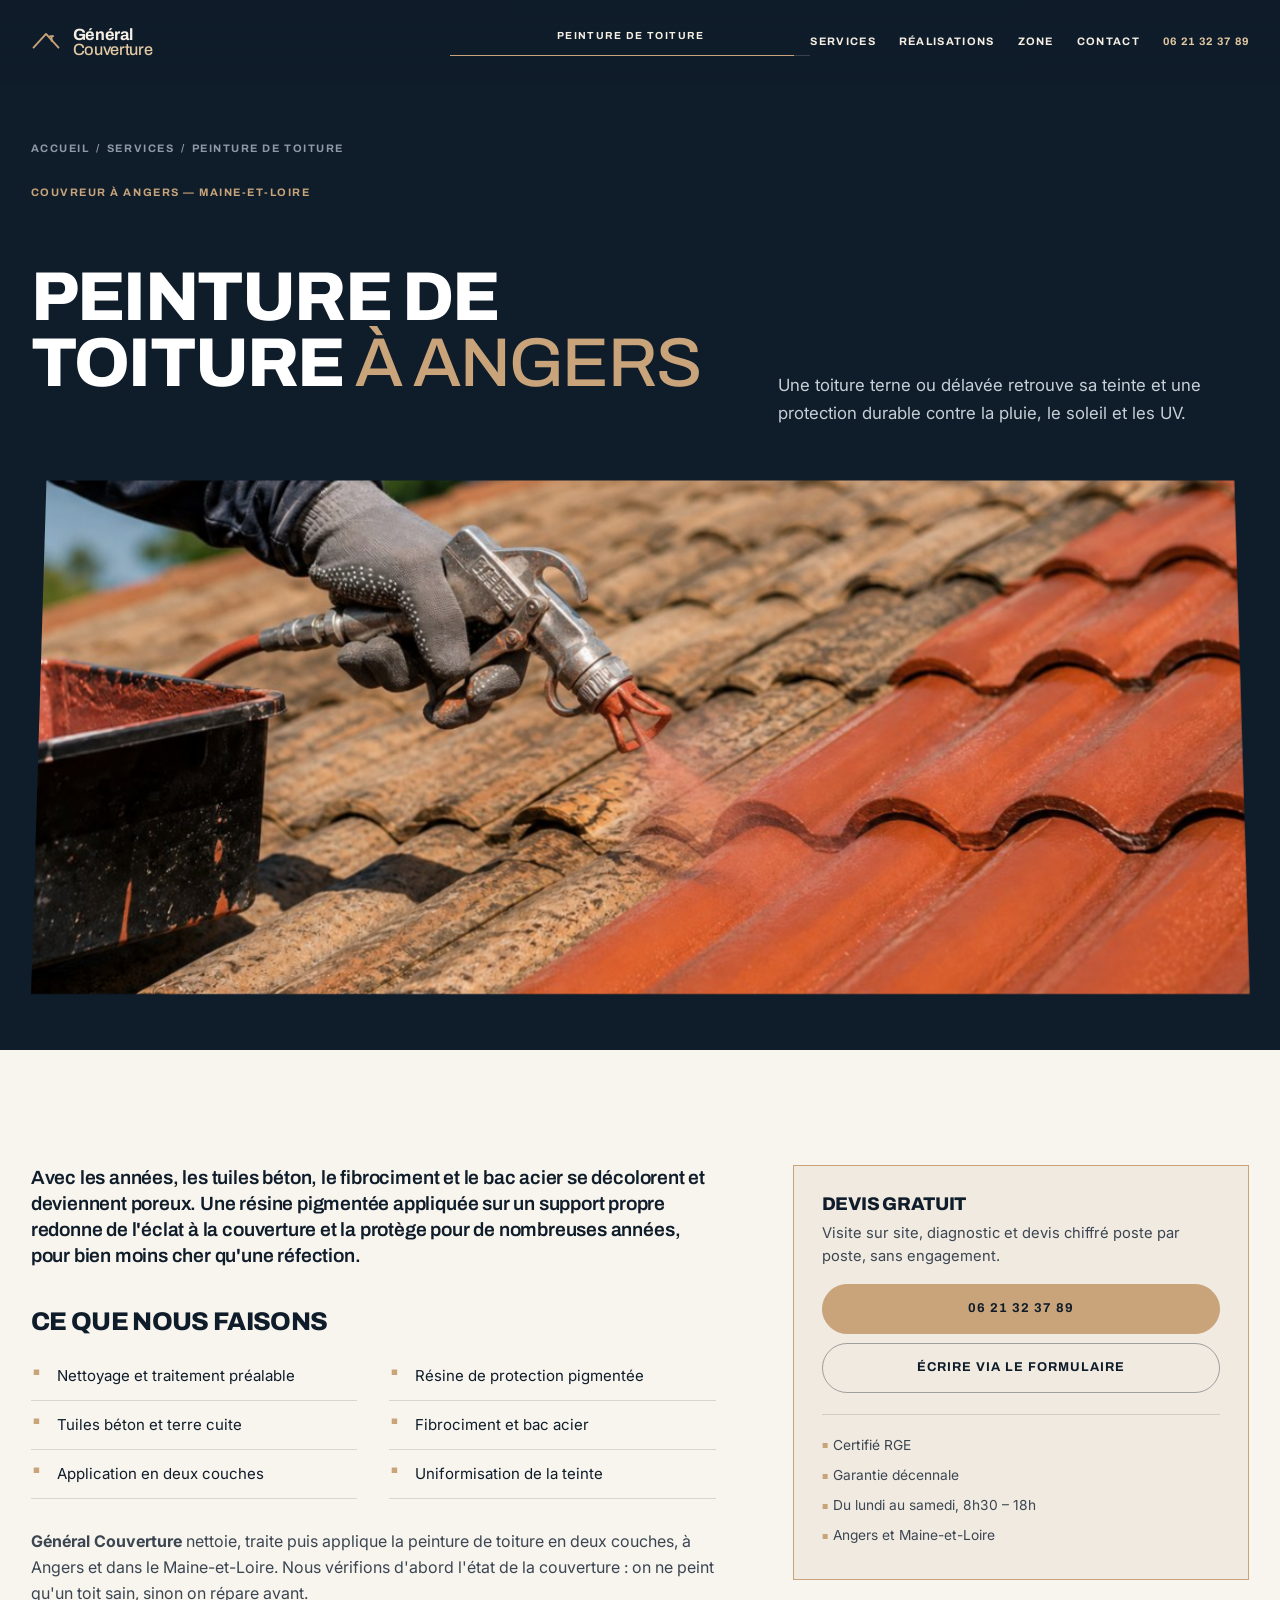
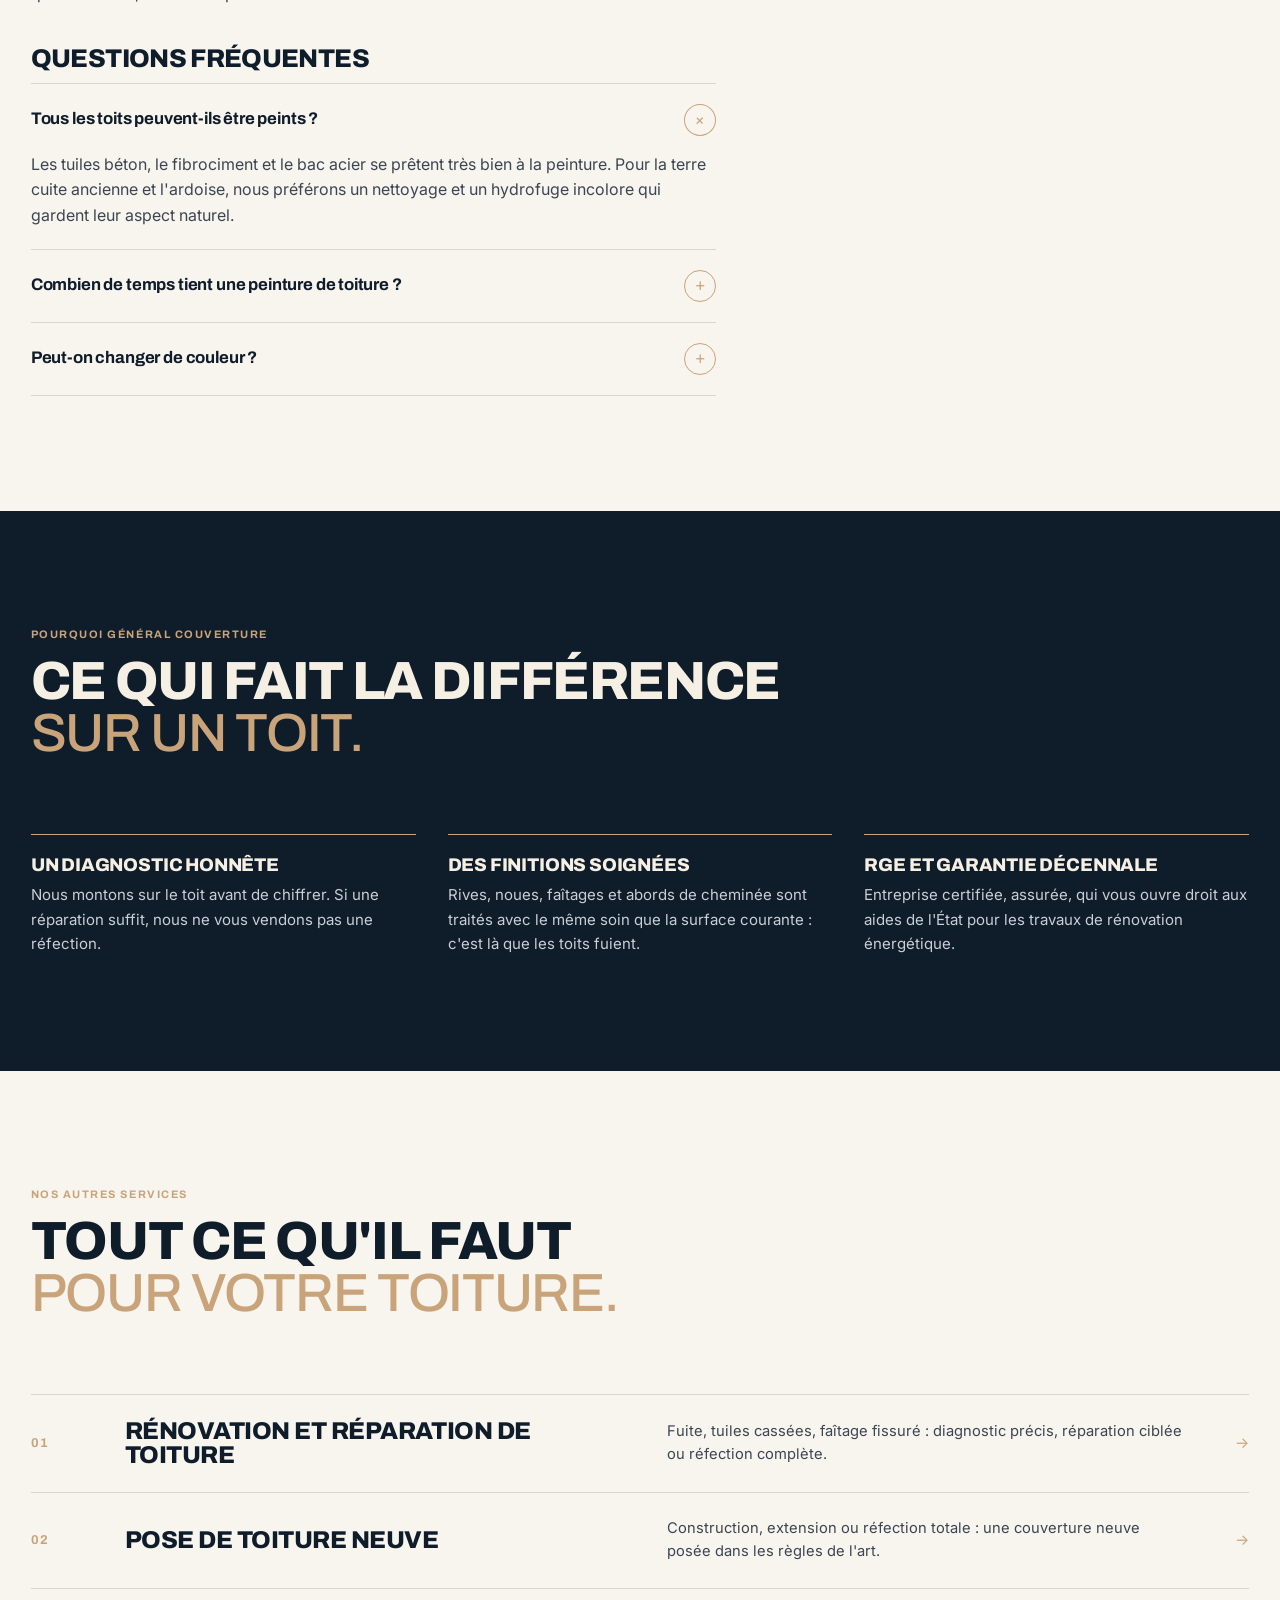
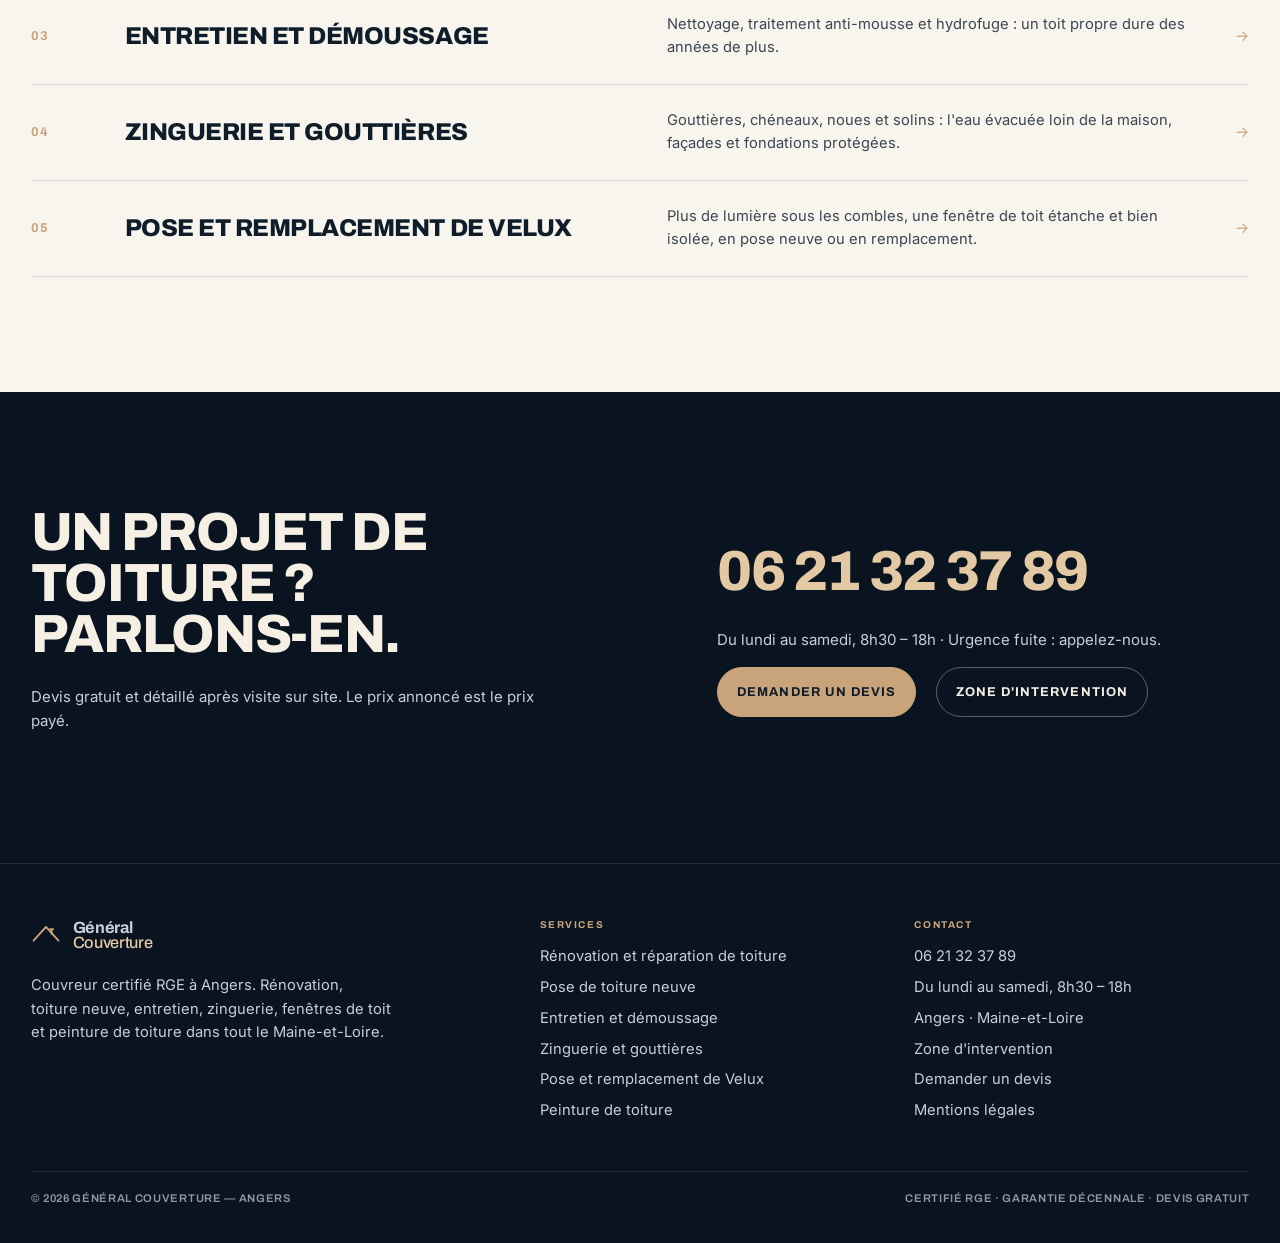
<file: peinture-toiture.html>
<!DOCTYPE html>
<html lang="fr">
<head>
<meta charset="utf-8">
<meta name="viewport" content="width=device-width, initial-scale=1, viewport-fit=cover">
<title>Peinture de toiture à Angers | Général Couverture</title>
<meta name="description" content="Peinture et résine de protection de toiture à Angers et dans le Maine-et-Loire : nettoyage, traitement et application en deux couches. Devis gratuit.">
<link rel="canonical" href="https://generalcouverture.com/peinture-toiture">
<meta name="theme-color" content="#0F1C2A">
<link rel="icon" href="data:image/svg+xml,%3Csvg xmlns='http://www.w3.org/2000/svg' viewBox='0 0 64 64'%3E%3Crect width='64' height='64' fill='%230F1C2A'/%3E%3Cpath d='M12 41 32 19l20 22M41 22.5V30M38.5 22.5h5' fill='none' stroke='%23C9A47A' stroke-width='4' stroke-linecap='round' stroke-linejoin='round'/%3E%3C/svg%3E">
<meta property="og:type" content="website"><meta property="og:locale" content="fr_FR"><meta property="og:site_name" content="Général Couverture">
<meta property="og:title" content="Peinture de toiture à Angers | Général Couverture"><meta property="og:description" content="Peinture et résine de protection de toiture à Angers et dans le Maine-et-Loire : nettoyage, traitement et application en deux couches. Devis gratuit."><meta property="og:url" content="https://generalcouverture.com/peinture-toiture"><meta property="og:image" content="https://generalcouverture.com/images/srv-peinture-toiture.jpg">
<link rel="preconnect" href="https://fonts.googleapis.com"><link rel="preconnect" href="https://fonts.gstatic.com" crossorigin>
<link href="https://fonts.googleapis.com/css2?family=Archivo:wght@500;600;700;800&family=Inter:wght@400;500;600&display=swap" rel="stylesheet">
<link rel="stylesheet" href="/css/studio.css?v=52">
<script type="application/ld+json">{
 "@context": "https://schema.org",
 "@type": "Service",
 "name": "Peinture de toiture",
 "serviceType": "Peinture de toiture",
 "provider": {
  "@id": "https://generalcouverture.com/#org"
 },
 "areaServed": [
  "Angers",
  "Les Garennes-sur-Loire",
  "Trélazé",
  "Les Ponts-de-Cé",
  "Avrillé",
  "Saint-Barthélemy-d'Anjou",
  "Beaucouzé",
  "Bouchemaine",
  "Mûrs-Érigné",
  "Brissac Loire Aubance",
  "Écouflant",
  "Montreuil-Juigné",
  "Verrières-en-Anjou",
  "Loire-Authion",
  "Sainte-Gemmes-sur-Loire",
  "Saint-Melaine-sur-Aubance"
 ],
 "url": "https://generalcouverture.com/peinture-toiture",
 "description": "Peinture et résine de protection de toiture à Angers et dans le Maine-et-Loire : nettoyage, traitement et application en deux couches. Devis gratuit."
}</script>
<script type="application/ld+json">{
 "@context": "https://schema.org",
 "@type": "BreadcrumbList",
 "itemListElement": [
  {
   "@type": "ListItem",
   "position": 1,
   "name": "Accueil",
   "item": "https://generalcouverture.com/"
  },
  {
   "@type": "ListItem",
   "position": 2,
   "name": "Services",
   "item": "https://generalcouverture.com/#services"
  },
  {
   "@type": "ListItem",
   "position": 3,
   "name": "Peinture de toiture",
   "item": "https://generalcouverture.com/peinture-toiture"
  }
 ]
}</script>
<script type="application/ld+json">{
 "@context": "https://schema.org",
 "@type": "FAQPage",
 "mainEntity": [
  {
   "@type": "Question",
   "name": "Tous les toits peuvent-ils être peints ?",
   "acceptedAnswer": {
    "@type": "Answer",
    "text": "Les tuiles béton, le fibrociment et le bac acier se prêtent très bien à la peinture. Pour la terre cuite ancienne et l'ardoise, nous préférons un nettoyage et un hydrofuge incolore qui gardent leur aspect naturel."
   }
  },
  {
   "@type": "Question",
   "name": "Combien de temps tient une peinture de toiture ?",
   "acceptedAnswer": {
    "@type": "Answer",
    "text": "Dix ans et plus avec une résine de qualité appliquée sur un support bien préparé."
   }
  },
  {
   "@type": "Question",
   "name": "Peut-on changer de couleur ?",
   "acceptedAnswer": {
    "@type": "Answer",
    "text": "Oui, dans le respect du règlement d'urbanisme de la commune. Une déclaration préalable est souvent requise."
   }
  }
 ]
}</script>
</head>
<body>
<header class="site-header" id="header">
  <a class="brand" href="/" aria-label="Général Couverture, accueil"><svg class="brand-glyph" viewBox="0 0 48 44" aria-hidden="true" fill="none" stroke="currentColor" stroke-width="3" stroke-linecap="round" stroke-linejoin="round"><path d="M4 31 24 9l20 22"/><path d="M33 12.5V20M30.5 12.5h5"/></svg><span class="brand-text"><span>Général</span><span>Couverture</span></span></a>
  <div class="nav-center" aria-hidden="true"><span class="label" id="nav-section">Peinture de toiture</span><div class="nav-line"><span id="nav-fill"></span></div></div>
  <div class="nav-right">
    <a href="/#services">Services</a><a href="/#realisations">Réalisations</a><a href="/zones-intervention">Zone</a><a href="/contact">Contact</a><a class="nav-tel" href="tel:+33621323789">06 21 32 37 89</a>
    <button class="burger" id="burger" aria-label="Ouvrir le menu" aria-expanded="false" aria-controls="menu"><span></span></button>
  </div>
</header>
<div class="menu" id="menu" aria-label="Menu">
  <div></div>
  <nav class="menu-list">
    <div><a href="/#services">Services</a><a href="/#realisations">Réalisations</a><a href="/zones-intervention">Zone d'intervention</a><a href="/contact">Contact</a></div>
    <div class="small"><a href="/renovation-reparation-toiture">Rénovation et réparation</a><a href="/pose-toiture-neuve">Toiture neuve</a><a href="/entretien-demoussage">Entretien et démoussage</a><a href="/zinguerie">Zinguerie et gouttières</a><a href="/pose-velux">Fenêtres de toit Velux</a><a href="/peinture-toiture">Peinture de toiture</a></div>
  </nav>
  <div class="menu-foot"><span>Général Couverture · Angers · Maine-et-Loire</span><a href="tel:+33621323789">06 21 32 37 89</a></div>
</div>
<main>
<section class="page-top" data-nav="Peinture de toiture"><div><nav class="crumbs label muted" aria-label="Fil d'Ariane"><a href="/">Accueil</a><span>/</span><a href="/#services">Services</a><span>/</span><span>Peinture de toiture</span></nav><span class="label gold">Couvreur à Angers — Maine-et-Loire</span><h1 style="margin-top:0.9em">Peinture de toiture <span class="h-light">à Angers</span></h1></div><p class="lead">Une toiture terne ou délavée retrouve sa teinte et une protection durable contre la pluie, le soleil et les UV.</p></section>
<div class="page-visual reveal"><img src="/images/srv-peinture-toiture.jpg" alt="" aria-hidden="true" width="1600" height="686"></div>
<section class="section cream"><div class="wrap service-grid">
  <div class="service-main reveal"><p>Avec les années, les tuiles béton, le fibrociment et le bac acier se décolorent et deviennent poreux. Une résine pigmentée appliquée sur un support propre redonne de l'éclat à la couverture et la protège pour de nombreuses années, pour bien moins cher qu'une réfection.</p><h2>Ce que nous faisons</h2><ul class="checklist"><li>Nettoyage et traitement préalable</li><li>Résine de protection pigmentée</li><li>Tuiles béton et terre cuite</li><li>Fibrociment et bac acier</li><li>Application en deux couches</li><li>Uniformisation de la teinte</li></ul><p><strong>Général Couverture</strong> nettoie, traite puis applique la peinture de toiture en deux couches, à Angers et dans le Maine-et-Loire. Nous vérifions d'abord l'état de la couverture : on ne peint qu'un toit sain, sinon on répare avant.</p><h2>Questions fréquentes</h2><div class="faq"><details open><summary>Tous les toits peuvent-ils être peints ?</summary><p>Les tuiles béton, le fibrociment et le bac acier se prêtent très bien à la peinture. Pour la terre cuite ancienne et l'ardoise, nous préférons un nettoyage et un hydrofuge incolore qui gardent leur aspect naturel.</p></details><details><summary>Combien de temps tient une peinture de toiture ?</summary><p>Dix ans et plus avec une résine de qualité appliquée sur un support bien préparé.</p></details><details><summary>Peut-on changer de couleur ?</summary><p>Oui, dans le respect du règlement d'urbanisme de la commune. Une déclaration préalable est souvent requise.</p></details></div></div>
  <aside class="reveal" style="--i:1"><div class="aside-card"><h3>Devis gratuit</h3><p>Visite sur site, diagnostic et devis chiffré poste par poste, sans engagement.</p><a class="btn btn-gold" href="tel:+33621323789">06 21 32 37 89</a><a class="btn btn-outline" href="/contact" style="margin-top:0.7em">Écrire via le formulaire</a><ul><li>Certifié RGE</li><li>Garantie décennale</li><li>Du lundi au samedi, 8h30 – 18h</li><li>Angers et Maine-et-Loire</li></ul></div></aside>
</div></section>
<section class="section navy" data-nav="Pourquoi nous"><div class="wrap"><div class="section-head reveal"><div><span class="label gold">Pourquoi Général Couverture</span><h2>Ce qui fait la différence<br><span class="h-light">sur un toit.</span></h2></div></div><ul class="reasons">
  <li class="reveal" style="--i:0"><h3>Un diagnostic honnête</h3><p>Nous montons sur le toit avant de chiffrer. Si une réparation suffit, nous ne vous vendons pas une réfection.</p></li>
  <li class="reveal" style="--i:1"><h3>Des finitions soignées</h3><p>Rives, noues, faîtages et abords de cheminée sont traités avec le même soin que la surface courante : c'est là que les toits fuient.</p></li>
  <li class="reveal" style="--i:2"><h3>RGE et garantie décennale</h3><p>Entreprise certifiée, assurée, qui vous ouvre droit aux aides de l'État pour les travaux de rénovation énergétique.</p></li></ul></div></section>
<section class="section cream" data-nav="Services"><div class="wrap"><div class="section-head reveal"><div><span class="label gold">Nos autres services</span><h2>Tout ce qu'il faut<br><span class="h-light">pour votre toiture.</span></h2></div></div><ol class="srv-list"><li class="srv-row reveal" style="--i:0"><a href="/renovation-reparation-toiture"><span class="srv-num">01</span><span class="srv-title">Rénovation et réparation de toiture</span><span class="srv-desc">Fuite, tuiles cassées, faîtage fissuré : diagnostic précis, réparation ciblée ou réfection complète.</span><span class="srv-arrow">→</span></a></li><li class="srv-row reveal" style="--i:1"><a href="/pose-toiture-neuve"><span class="srv-num">02</span><span class="srv-title">Pose de toiture neuve</span><span class="srv-desc">Construction, extension ou réfection totale : une couverture neuve posée dans les règles de l'art.</span><span class="srv-arrow">→</span></a></li><li class="srv-row reveal" style="--i:2"><a href="/entretien-demoussage"><span class="srv-num">03</span><span class="srv-title">Entretien et démoussage</span><span class="srv-desc">Nettoyage, traitement anti-mousse et hydrofuge : un toit propre dure des années de plus.</span><span class="srv-arrow">→</span></a></li><li class="srv-row reveal" style="--i:3"><a href="/zinguerie"><span class="srv-num">04</span><span class="srv-title">Zinguerie et gouttières</span><span class="srv-desc">Gouttières, chéneaux, noues et solins : l'eau évacuée loin de la maison, façades et fondations protégées.</span><span class="srv-arrow">→</span></a></li><li class="srv-row reveal" style="--i:4"><a href="/pose-velux"><span class="srv-num">05</span><span class="srv-title">Pose et remplacement de Velux</span><span class="srv-desc">Plus de lumière sous les combles, une fenêtre de toit étanche et bien isolée, en pose neuve ou en remplacement.</span><span class="srv-arrow">→</span></a></li></ol></div></section>
<section class="section cta-band" data-nav="Contact"><div class="section-inner">
  <div class="reveal"><h2>Un projet de toiture ?<br>Parlons-en.</h2><p>Devis gratuit et détaillé après visite sur site. Le prix annoncé est le prix payé.</p></div>
  <div class="reveal" style="--i:1"><a class="contact-phone" href="tel:+33621323789">06 21 32 37 89</a><p>Du lundi au samedi, 8h30 – 18h · Urgence fuite : appelez-nous.</p><div class="btn-row"><a class="btn btn-gold" href="/contact">Demander un devis</a><a class="btn btn-outline" href="/zones-intervention">Zone d'intervention</a></div></div>
</div></section>
</main>
<footer class="footer navy" data-nav="Contact">
  <div class="footer-grid">
    <div><a class="brand" href="/" aria-label="Général Couverture, accueil"><svg class="brand-glyph" viewBox="0 0 48 44" aria-hidden="true" fill="none" stroke="currentColor" stroke-width="3" stroke-linecap="round" stroke-linejoin="round"><path d="M4 31 24 9l20 22"/><path d="M33 12.5V20M30.5 12.5h5"/></svg><span class="brand-text"><span>Général</span><span>Couverture</span></span></a><p class="footer-desc">Couvreur certifié RGE à Angers. Rénovation, toiture neuve, entretien, zinguerie, fenêtres de toit et peinture de toiture dans tout le Maine-et-Loire.</p></div>
    <div><h4 class="label">Services</h4><ul><li><a href="/renovation-reparation-toiture">Rénovation et réparation de toiture</a></li><li><a href="/pose-toiture-neuve">Pose de toiture neuve</a></li><li><a href="/entretien-demoussage">Entretien et démoussage</a></li><li><a href="/zinguerie">Zinguerie et gouttières</a></li><li><a href="/pose-velux">Pose et remplacement de Velux</a></li><li><a href="/peinture-toiture">Peinture de toiture</a></li></ul></div>
    <div><h4 class="label">Contact</h4><ul><li><a href="tel:+33621323789">06 21 32 37 89</a></li><li>Du lundi au samedi, 8h30 – 18h</li><li>Angers · Maine-et-Loire</li><li><a href="/zones-intervention">Zone d'intervention</a></li><li><a href="/contact">Demander un devis</a></li><li><a href="/mentions-legales">Mentions légales</a></li></ul></div>
  </div>
  <div class="footer-bottom"><span>© 2026 Général Couverture — Angers</span><span>Certifié RGE · Garantie décennale · Devis gratuit</span></div>
</footer>
<a class="call-bar" href="tel:+33621323789">Appeler · 06 21 32 37 89</a>
<script src="/js/site.js?v=52"></script>

</body>
</html>
</file>
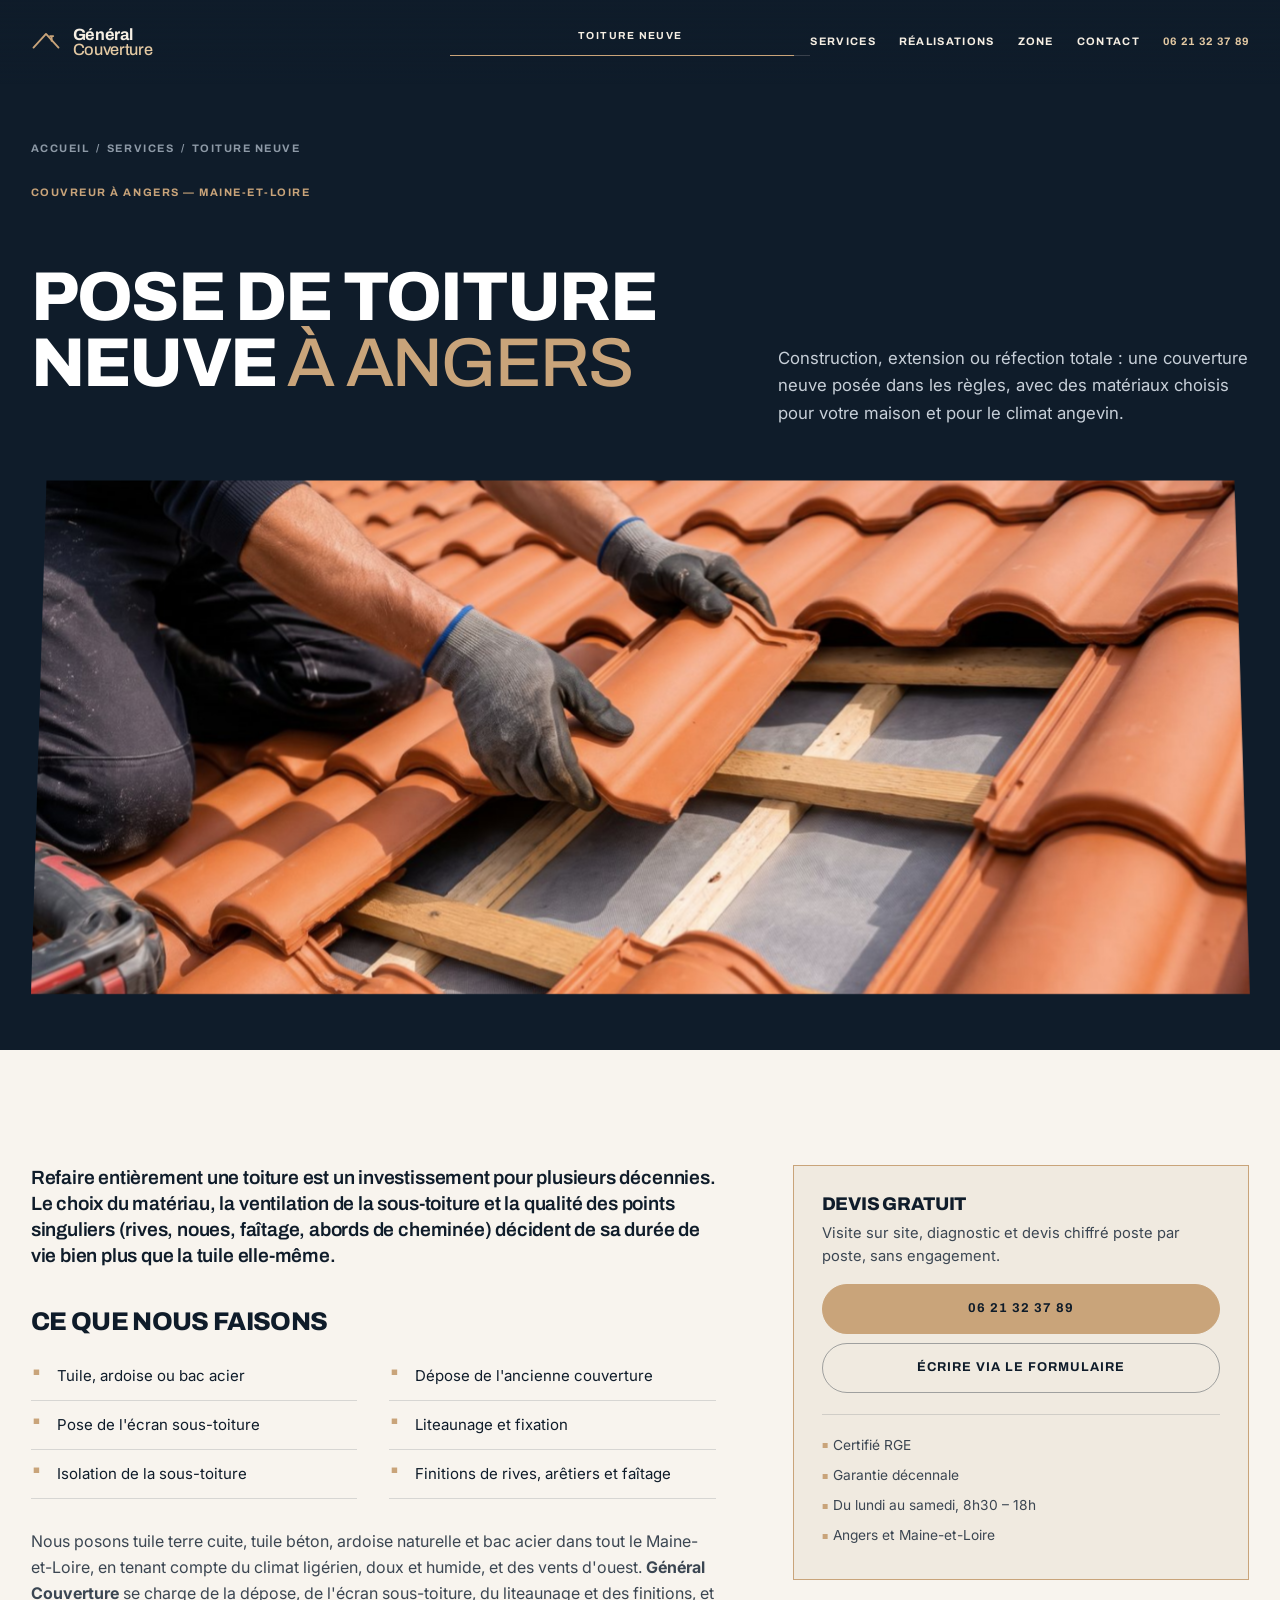
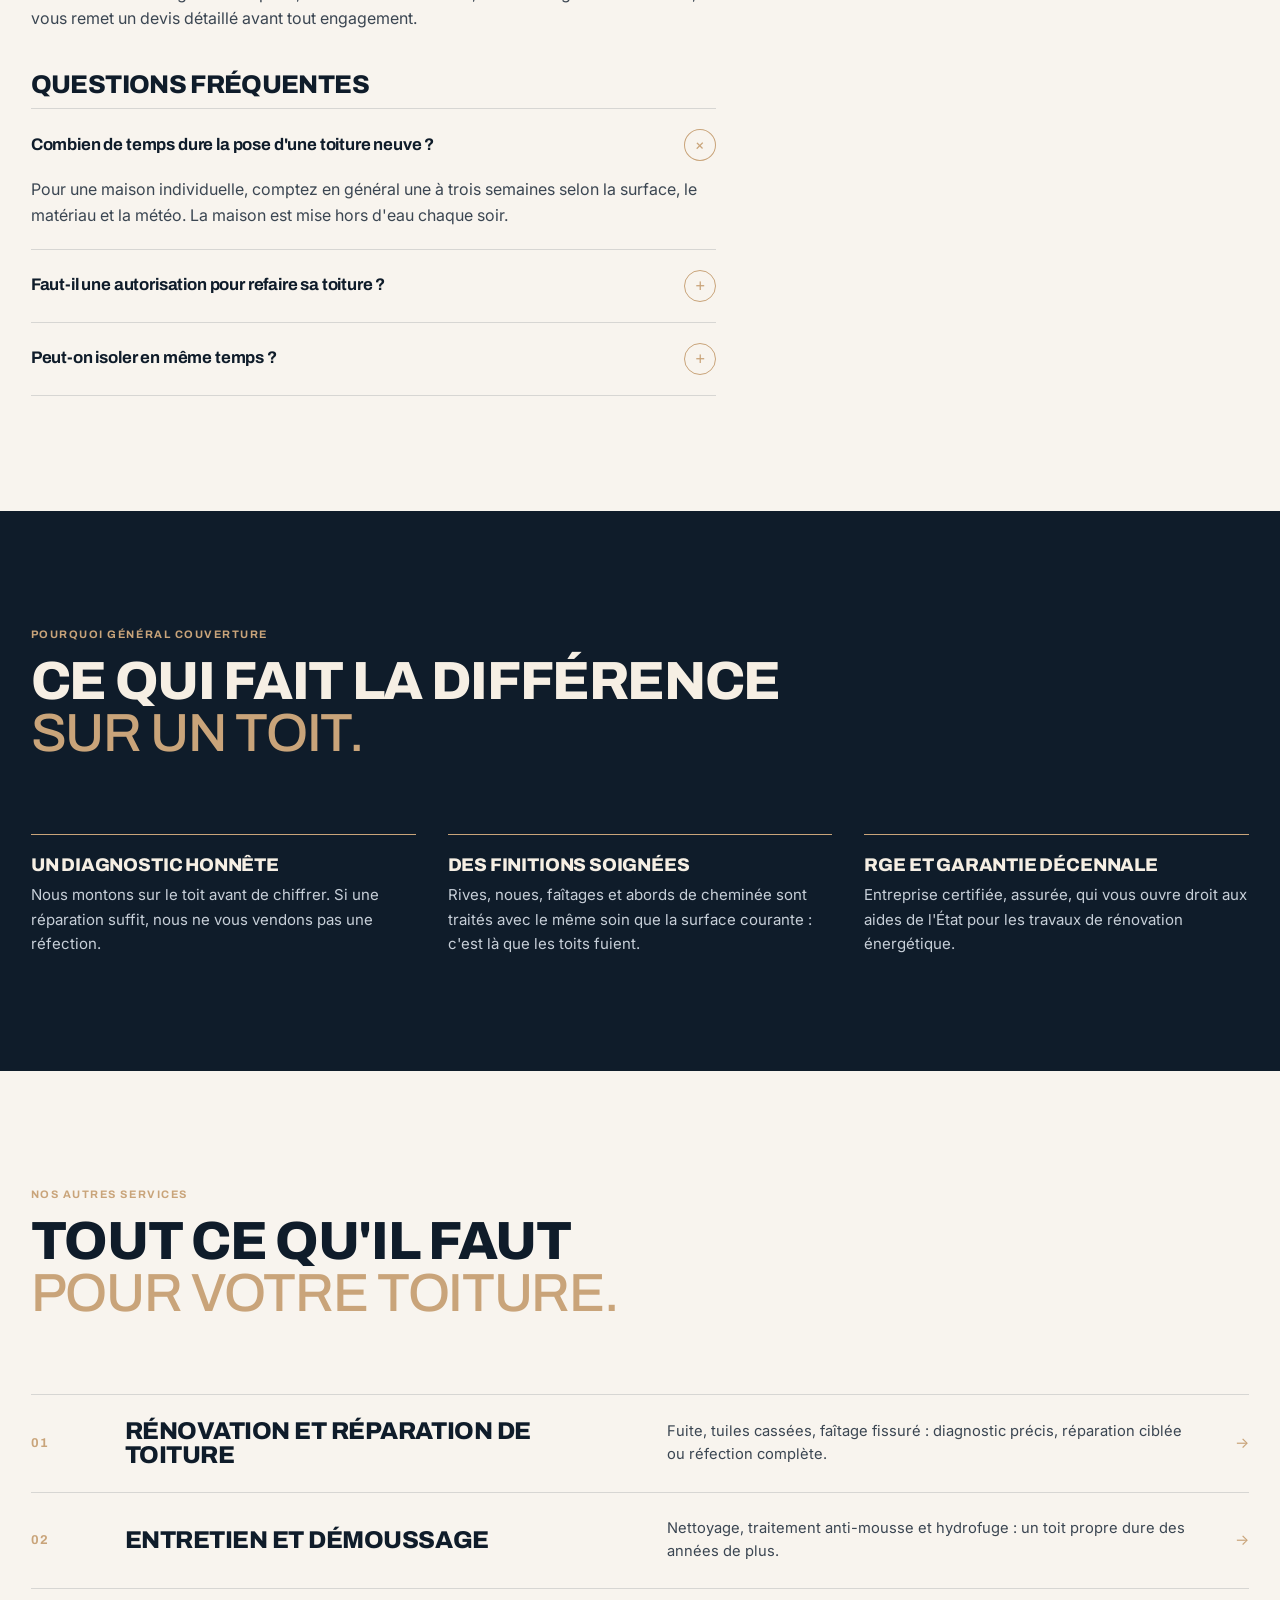
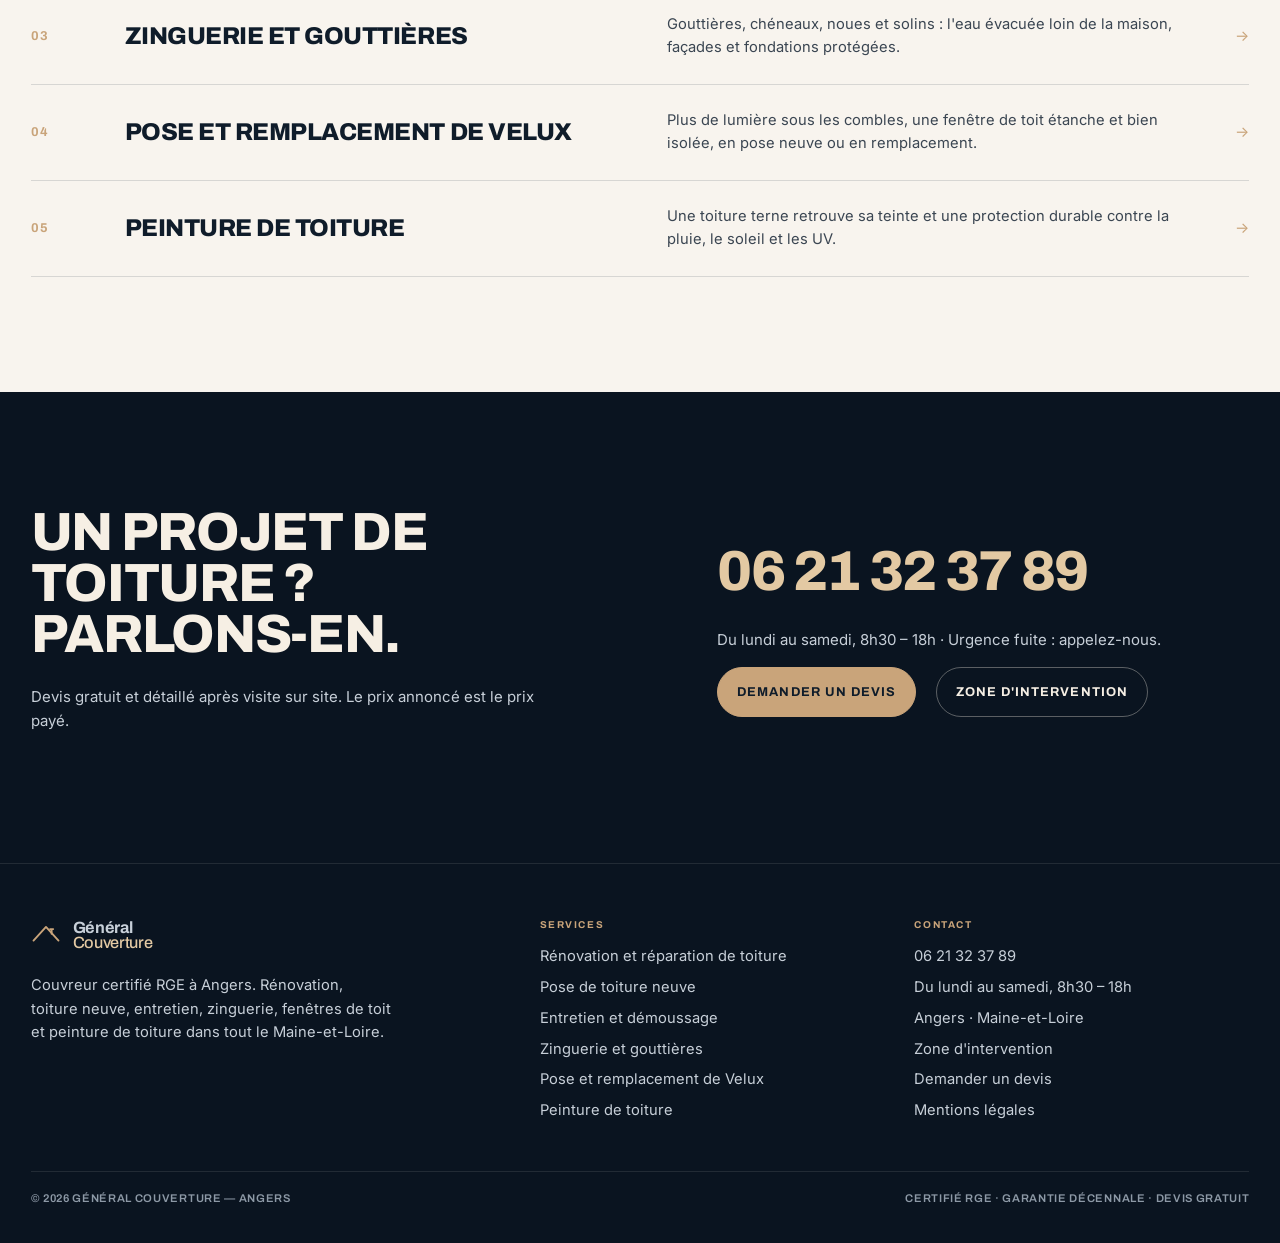
<file: pose-toiture-neuve.html>
<!DOCTYPE html>
<html lang="fr">
<head>
<meta charset="utf-8">
<meta name="viewport" content="width=device-width, initial-scale=1, viewport-fit=cover">
<title>Pose de toiture neuve à Angers | Général Couverture</title>
<meta name="description" content="Couverture neuve à Angers et dans le Maine-et-Loire : dépose, écran sous-toiture, liteaunage, tuile ou ardoise, finitions de rives et de faîtage. Devis gratuit.">
<link rel="canonical" href="https://generalcouverture.com/pose-toiture-neuve">
<meta name="theme-color" content="#0F1C2A">
<link rel="icon" href="data:image/svg+xml,%3Csvg xmlns='http://www.w3.org/2000/svg' viewBox='0 0 64 64'%3E%3Crect width='64' height='64' fill='%230F1C2A'/%3E%3Cpath d='M12 41 32 19l20 22M41 22.5V30M38.5 22.5h5' fill='none' stroke='%23C9A47A' stroke-width='4' stroke-linecap='round' stroke-linejoin='round'/%3E%3C/svg%3E">
<meta property="og:type" content="website"><meta property="og:locale" content="fr_FR"><meta property="og:site_name" content="Général Couverture">
<meta property="og:title" content="Pose de toiture neuve à Angers | Général Couverture"><meta property="og:description" content="Couverture neuve à Angers et dans le Maine-et-Loire : dépose, écran sous-toiture, liteaunage, tuile ou ardoise, finitions de rives et de faîtage. Devis gratuit."><meta property="og:url" content="https://generalcouverture.com/pose-toiture-neuve"><meta property="og:image" content="https://generalcouverture.com/images/srv-toiture-neuve.jpg">
<link rel="preconnect" href="https://fonts.googleapis.com"><link rel="preconnect" href="https://fonts.gstatic.com" crossorigin>
<link href="https://fonts.googleapis.com/css2?family=Archivo:wght@500;600;700;800&family=Inter:wght@400;500;600&display=swap" rel="stylesheet">
<link rel="stylesheet" href="/css/studio.css?v=52">
<script type="application/ld+json">{
 "@context": "https://schema.org",
 "@type": "Service",
 "name": "Pose de toiture neuve",
 "serviceType": "Pose de toiture neuve",
 "provider": {
  "@id": "https://generalcouverture.com/#org"
 },
 "areaServed": [
  "Angers",
  "Les Garennes-sur-Loire",
  "Trélazé",
  "Les Ponts-de-Cé",
  "Avrillé",
  "Saint-Barthélemy-d'Anjou",
  "Beaucouzé",
  "Bouchemaine",
  "Mûrs-Érigné",
  "Brissac Loire Aubance",
  "Écouflant",
  "Montreuil-Juigné",
  "Verrières-en-Anjou",
  "Loire-Authion",
  "Sainte-Gemmes-sur-Loire",
  "Saint-Melaine-sur-Aubance"
 ],
 "url": "https://generalcouverture.com/pose-toiture-neuve",
 "description": "Couverture neuve à Angers et dans le Maine-et-Loire : dépose, écran sous-toiture, liteaunage, tuile ou ardoise, finitions de rives et de faîtage. Devis gratuit."
}</script>
<script type="application/ld+json">{
 "@context": "https://schema.org",
 "@type": "BreadcrumbList",
 "itemListElement": [
  {
   "@type": "ListItem",
   "position": 1,
   "name": "Accueil",
   "item": "https://generalcouverture.com/"
  },
  {
   "@type": "ListItem",
   "position": 2,
   "name": "Services",
   "item": "https://generalcouverture.com/#services"
  },
  {
   "@type": "ListItem",
   "position": 3,
   "name": "Pose de toiture neuve",
   "item": "https://generalcouverture.com/pose-toiture-neuve"
  }
 ]
}</script>
<script type="application/ld+json">{
 "@context": "https://schema.org",
 "@type": "FAQPage",
 "mainEntity": [
  {
   "@type": "Question",
   "name": "Combien de temps dure la pose d'une toiture neuve ?",
   "acceptedAnswer": {
    "@type": "Answer",
    "text": "Pour une maison individuelle, comptez en général une à trois semaines selon la surface, le matériau et la météo. La maison est mise hors d'eau chaque soir."
   }
  },
  {
   "@type": "Question",
   "name": "Faut-il une autorisation pour refaire sa toiture ?",
   "acceptedAnswer": {
    "@type": "Answer",
    "text": "Si vous changez de matériau ou de teinte, une déclaration préalable en mairie est nécessaire, et l'avis de l'architecte des Bâtiments de France peut être requis près d'un monument, fréquent dans le centre d'Angers. Nous vous aidons à constituer le dossier."
   }
  },
  {
   "@type": "Question",
   "name": "Peut-on isoler en même temps ?",
   "acceptedAnswer": {
    "@type": "Answer",
    "text": "Oui, c'est même le meilleur moment : la réfection permet de poser un écran performant et, si besoin, une isolation par l'extérieur sans toucher aux pièces habitées."
   }
  }
 ]
}</script>
</head>
<body>
<header class="site-header" id="header">
  <a class="brand" href="/" aria-label="Général Couverture, accueil"><svg class="brand-glyph" viewBox="0 0 48 44" aria-hidden="true" fill="none" stroke="currentColor" stroke-width="3" stroke-linecap="round" stroke-linejoin="round"><path d="M4 31 24 9l20 22"/><path d="M33 12.5V20M30.5 12.5h5"/></svg><span class="brand-text"><span>Général</span><span>Couverture</span></span></a>
  <div class="nav-center" aria-hidden="true"><span class="label" id="nav-section">Toiture neuve</span><div class="nav-line"><span id="nav-fill"></span></div></div>
  <div class="nav-right">
    <a href="/#services">Services</a><a href="/#realisations">Réalisations</a><a href="/zones-intervention">Zone</a><a href="/contact">Contact</a><a class="nav-tel" href="tel:+33621323789">06 21 32 37 89</a>
    <button class="burger" id="burger" aria-label="Ouvrir le menu" aria-expanded="false" aria-controls="menu"><span></span></button>
  </div>
</header>
<div class="menu" id="menu" aria-label="Menu">
  <div></div>
  <nav class="menu-list">
    <div><a href="/#services">Services</a><a href="/#realisations">Réalisations</a><a href="/zones-intervention">Zone d'intervention</a><a href="/contact">Contact</a></div>
    <div class="small"><a href="/renovation-reparation-toiture">Rénovation et réparation</a><a href="/pose-toiture-neuve">Toiture neuve</a><a href="/entretien-demoussage">Entretien et démoussage</a><a href="/zinguerie">Zinguerie et gouttières</a><a href="/pose-velux">Fenêtres de toit Velux</a><a href="/peinture-toiture">Peinture de toiture</a></div>
  </nav>
  <div class="menu-foot"><span>Général Couverture · Angers · Maine-et-Loire</span><a href="tel:+33621323789">06 21 32 37 89</a></div>
</div>
<main>
<section class="page-top" data-nav="Toiture neuve"><div><nav class="crumbs label muted" aria-label="Fil d'Ariane"><a href="/">Accueil</a><span>/</span><a href="/#services">Services</a><span>/</span><span>Toiture neuve</span></nav><span class="label gold">Couvreur à Angers — Maine-et-Loire</span><h1 style="margin-top:0.9em">Pose de toiture neuve <span class="h-light">à Angers</span></h1></div><p class="lead">Construction, extension ou réfection totale : une couverture neuve posée dans les règles, avec des matériaux choisis pour votre maison et pour le climat angevin.</p></section>
<div class="page-visual reveal"><img src="/images/srv-toiture-neuve.jpg" alt="" aria-hidden="true" width="1600" height="686"></div>
<section class="section cream"><div class="wrap service-grid">
  <div class="service-main reveal"><p>Refaire entièrement une toiture est un investissement pour plusieurs décennies. Le choix du matériau, la ventilation de la sous-toiture et la qualité des points singuliers (rives, noues, faîtage, abords de cheminée) décident de sa durée de vie bien plus que la tuile elle-même.</p><h2>Ce que nous faisons</h2><ul class="checklist"><li>Tuile, ardoise ou bac acier</li><li>Dépose de l'ancienne couverture</li><li>Pose de l'écran sous-toiture</li><li>Liteaunage et fixation</li><li>Isolation de la sous-toiture</li><li>Finitions de rives, arêtiers et faîtage</li></ul><p>Nous posons tuile terre cuite, tuile béton, ardoise naturelle et bac acier dans tout le Maine-et-Loire, en tenant compte du climat ligérien, doux et humide, et des vents d'ouest. <strong>Général Couverture</strong> se charge de la dépose, de l'écran sous-toiture, du liteaunage et des finitions, et vous remet un devis détaillé avant tout engagement.</p><h2>Questions fréquentes</h2><div class="faq"><details open><summary>Combien de temps dure la pose d'une toiture neuve ?</summary><p>Pour une maison individuelle, comptez en général une à trois semaines selon la surface, le matériau et la météo. La maison est mise hors d'eau chaque soir.</p></details><details><summary>Faut-il une autorisation pour refaire sa toiture ?</summary><p>Si vous changez de matériau ou de teinte, une déclaration préalable en mairie est nécessaire, et l'avis de l'architecte des Bâtiments de France peut être requis près d'un monument, fréquent dans le centre d'Angers. Nous vous aidons à constituer le dossier.</p></details><details><summary>Peut-on isoler en même temps ?</summary><p>Oui, c'est même le meilleur moment : la réfection permet de poser un écran performant et, si besoin, une isolation par l'extérieur sans toucher aux pièces habitées.</p></details></div></div>
  <aside class="reveal" style="--i:1"><div class="aside-card"><h3>Devis gratuit</h3><p>Visite sur site, diagnostic et devis chiffré poste par poste, sans engagement.</p><a class="btn btn-gold" href="tel:+33621323789">06 21 32 37 89</a><a class="btn btn-outline" href="/contact" style="margin-top:0.7em">Écrire via le formulaire</a><ul><li>Certifié RGE</li><li>Garantie décennale</li><li>Du lundi au samedi, 8h30 – 18h</li><li>Angers et Maine-et-Loire</li></ul></div></aside>
</div></section>
<section class="section navy" data-nav="Pourquoi nous"><div class="wrap"><div class="section-head reveal"><div><span class="label gold">Pourquoi Général Couverture</span><h2>Ce qui fait la différence<br><span class="h-light">sur un toit.</span></h2></div></div><ul class="reasons">
  <li class="reveal" style="--i:0"><h3>Un diagnostic honnête</h3><p>Nous montons sur le toit avant de chiffrer. Si une réparation suffit, nous ne vous vendons pas une réfection.</p></li>
  <li class="reveal" style="--i:1"><h3>Des finitions soignées</h3><p>Rives, noues, faîtages et abords de cheminée sont traités avec le même soin que la surface courante : c'est là que les toits fuient.</p></li>
  <li class="reveal" style="--i:2"><h3>RGE et garantie décennale</h3><p>Entreprise certifiée, assurée, qui vous ouvre droit aux aides de l'État pour les travaux de rénovation énergétique.</p></li></ul></div></section>
<section class="section cream" data-nav="Services"><div class="wrap"><div class="section-head reveal"><div><span class="label gold">Nos autres services</span><h2>Tout ce qu'il faut<br><span class="h-light">pour votre toiture.</span></h2></div></div><ol class="srv-list"><li class="srv-row reveal" style="--i:0"><a href="/renovation-reparation-toiture"><span class="srv-num">01</span><span class="srv-title">Rénovation et réparation de toiture</span><span class="srv-desc">Fuite, tuiles cassées, faîtage fissuré : diagnostic précis, réparation ciblée ou réfection complète.</span><span class="srv-arrow">→</span></a></li><li class="srv-row reveal" style="--i:1"><a href="/entretien-demoussage"><span class="srv-num">02</span><span class="srv-title">Entretien et démoussage</span><span class="srv-desc">Nettoyage, traitement anti-mousse et hydrofuge : un toit propre dure des années de plus.</span><span class="srv-arrow">→</span></a></li><li class="srv-row reveal" style="--i:2"><a href="/zinguerie"><span class="srv-num">03</span><span class="srv-title">Zinguerie et gouttières</span><span class="srv-desc">Gouttières, chéneaux, noues et solins : l'eau évacuée loin de la maison, façades et fondations protégées.</span><span class="srv-arrow">→</span></a></li><li class="srv-row reveal" style="--i:3"><a href="/pose-velux"><span class="srv-num">04</span><span class="srv-title">Pose et remplacement de Velux</span><span class="srv-desc">Plus de lumière sous les combles, une fenêtre de toit étanche et bien isolée, en pose neuve ou en remplacement.</span><span class="srv-arrow">→</span></a></li><li class="srv-row reveal" style="--i:4"><a href="/peinture-toiture"><span class="srv-num">05</span><span class="srv-title">Peinture de toiture</span><span class="srv-desc">Une toiture terne retrouve sa teinte et une protection durable contre la pluie, le soleil et les UV.</span><span class="srv-arrow">→</span></a></li></ol></div></section>
<section class="section cta-band" data-nav="Contact"><div class="section-inner">
  <div class="reveal"><h2>Un projet de toiture ?<br>Parlons-en.</h2><p>Devis gratuit et détaillé après visite sur site. Le prix annoncé est le prix payé.</p></div>
  <div class="reveal" style="--i:1"><a class="contact-phone" href="tel:+33621323789">06 21 32 37 89</a><p>Du lundi au samedi, 8h30 – 18h · Urgence fuite : appelez-nous.</p><div class="btn-row"><a class="btn btn-gold" href="/contact">Demander un devis</a><a class="btn btn-outline" href="/zones-intervention">Zone d'intervention</a></div></div>
</div></section>
</main>
<footer class="footer navy" data-nav="Contact">
  <div class="footer-grid">
    <div><a class="brand" href="/" aria-label="Général Couverture, accueil"><svg class="brand-glyph" viewBox="0 0 48 44" aria-hidden="true" fill="none" stroke="currentColor" stroke-width="3" stroke-linecap="round" stroke-linejoin="round"><path d="M4 31 24 9l20 22"/><path d="M33 12.5V20M30.5 12.5h5"/></svg><span class="brand-text"><span>Général</span><span>Couverture</span></span></a><p class="footer-desc">Couvreur certifié RGE à Angers. Rénovation, toiture neuve, entretien, zinguerie, fenêtres de toit et peinture de toiture dans tout le Maine-et-Loire.</p></div>
    <div><h4 class="label">Services</h4><ul><li><a href="/renovation-reparation-toiture">Rénovation et réparation de toiture</a></li><li><a href="/pose-toiture-neuve">Pose de toiture neuve</a></li><li><a href="/entretien-demoussage">Entretien et démoussage</a></li><li><a href="/zinguerie">Zinguerie et gouttières</a></li><li><a href="/pose-velux">Pose et remplacement de Velux</a></li><li><a href="/peinture-toiture">Peinture de toiture</a></li></ul></div>
    <div><h4 class="label">Contact</h4><ul><li><a href="tel:+33621323789">06 21 32 37 89</a></li><li>Du lundi au samedi, 8h30 – 18h</li><li>Angers · Maine-et-Loire</li><li><a href="/zones-intervention">Zone d'intervention</a></li><li><a href="/contact">Demander un devis</a></li><li><a href="/mentions-legales">Mentions légales</a></li></ul></div>
  </div>
  <div class="footer-bottom"><span>© 2026 Général Couverture — Angers</span><span>Certifié RGE · Garantie décennale · Devis gratuit</span></div>
</footer>
<a class="call-bar" href="tel:+33621323789">Appeler · 06 21 32 37 89</a>
<script src="/js/site.js?v=52"></script>

</body>
</html>
</file>
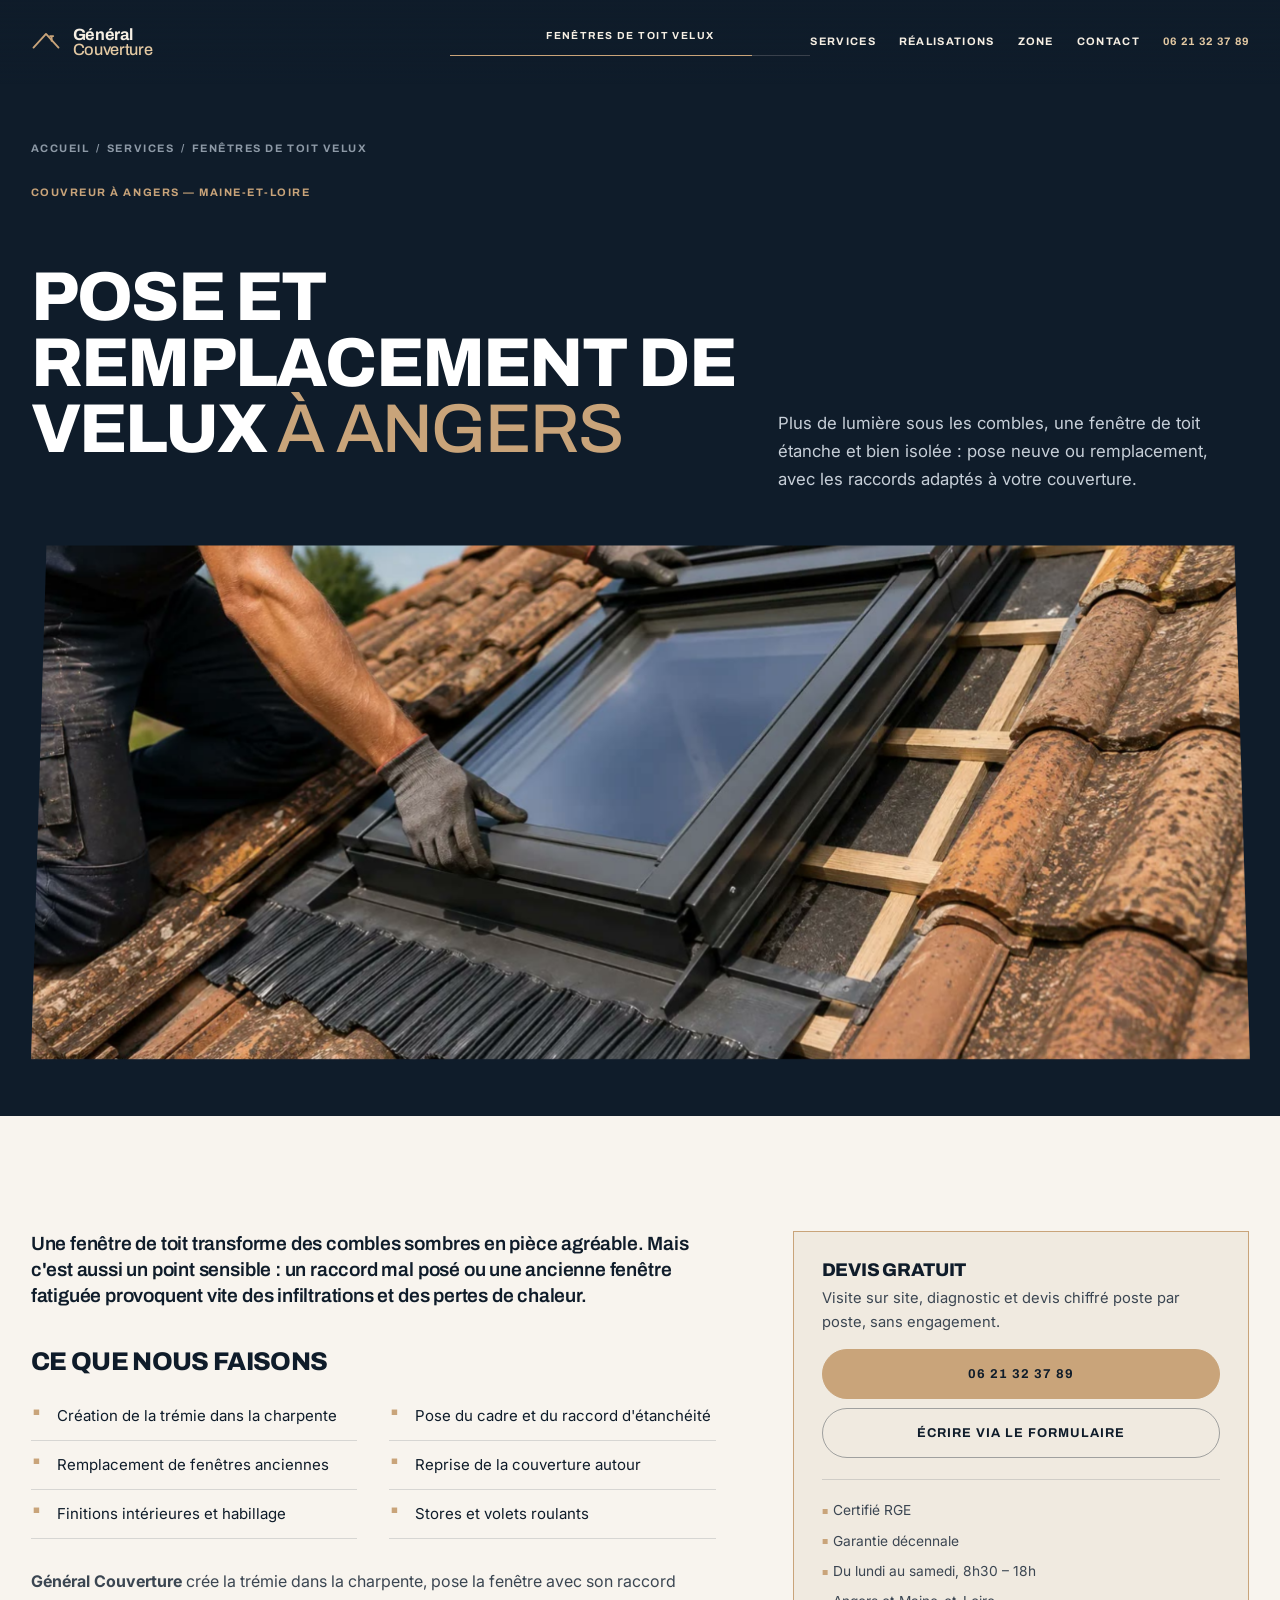
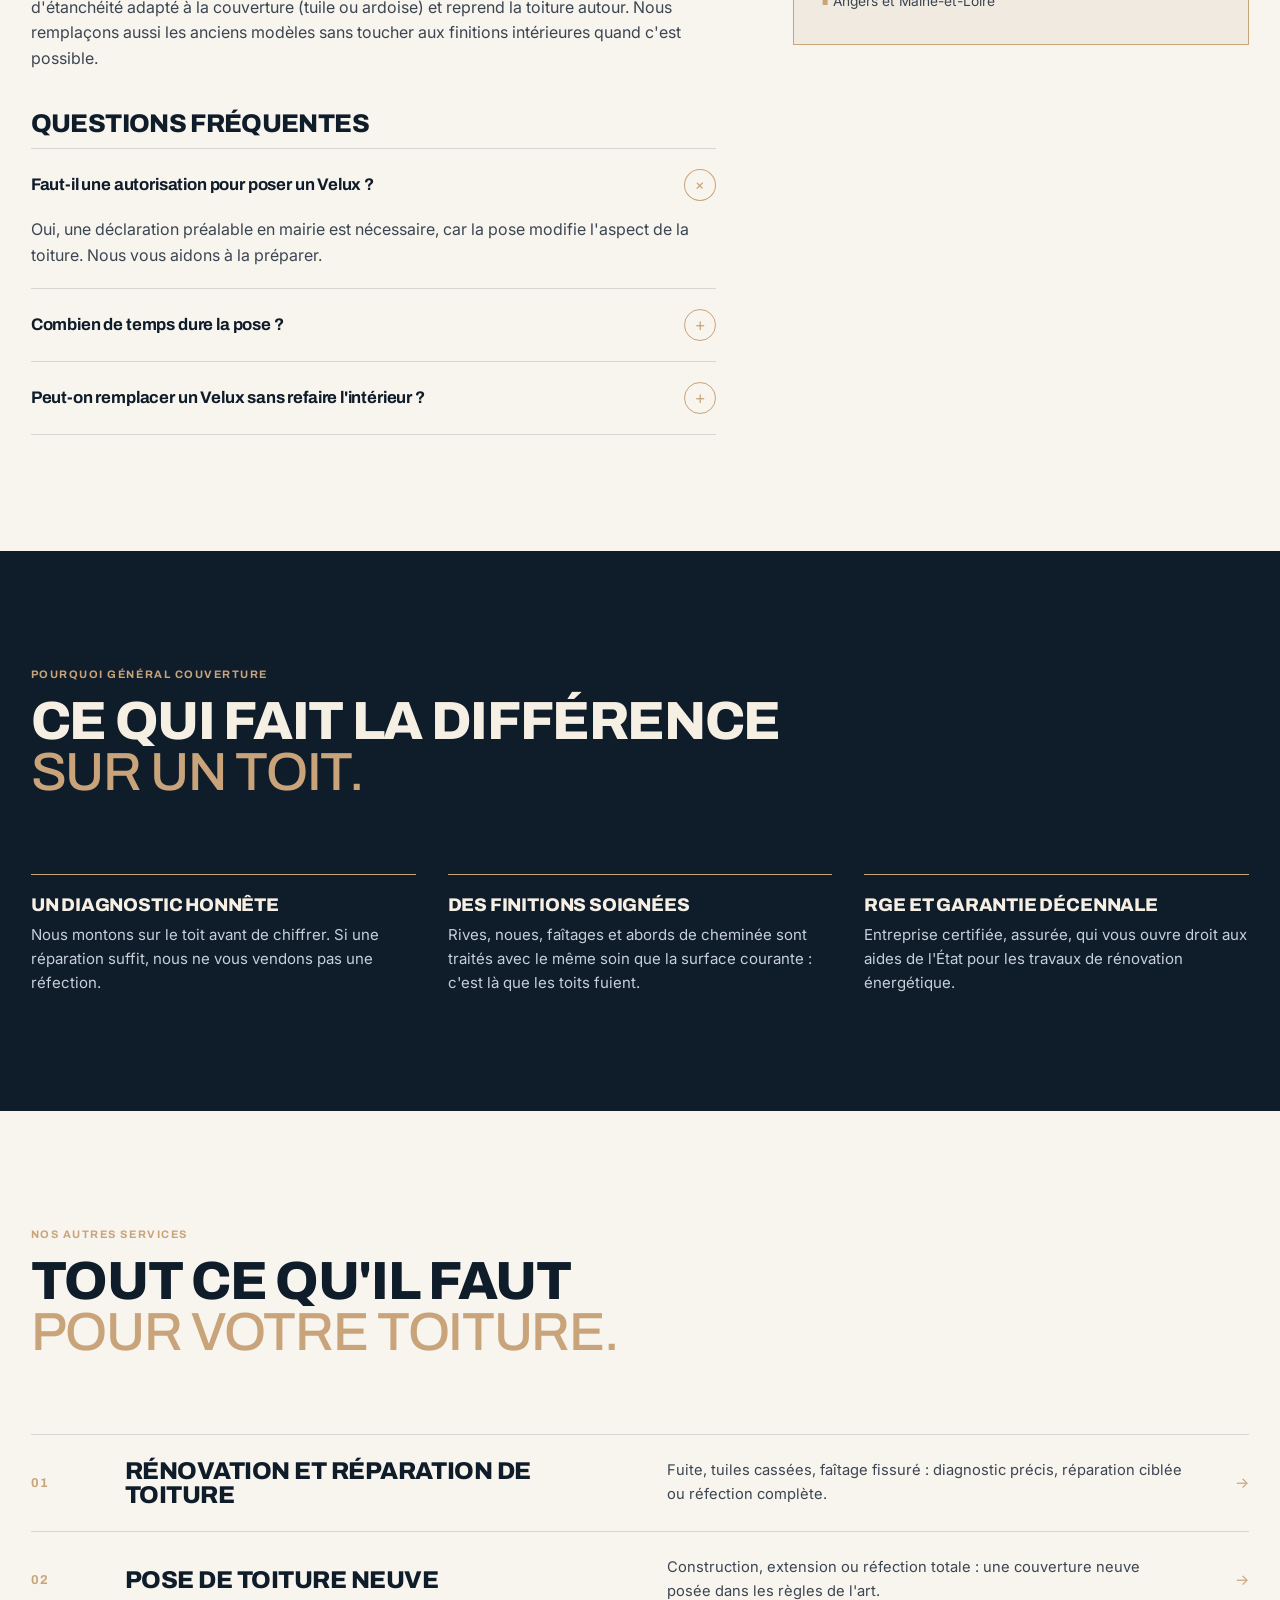
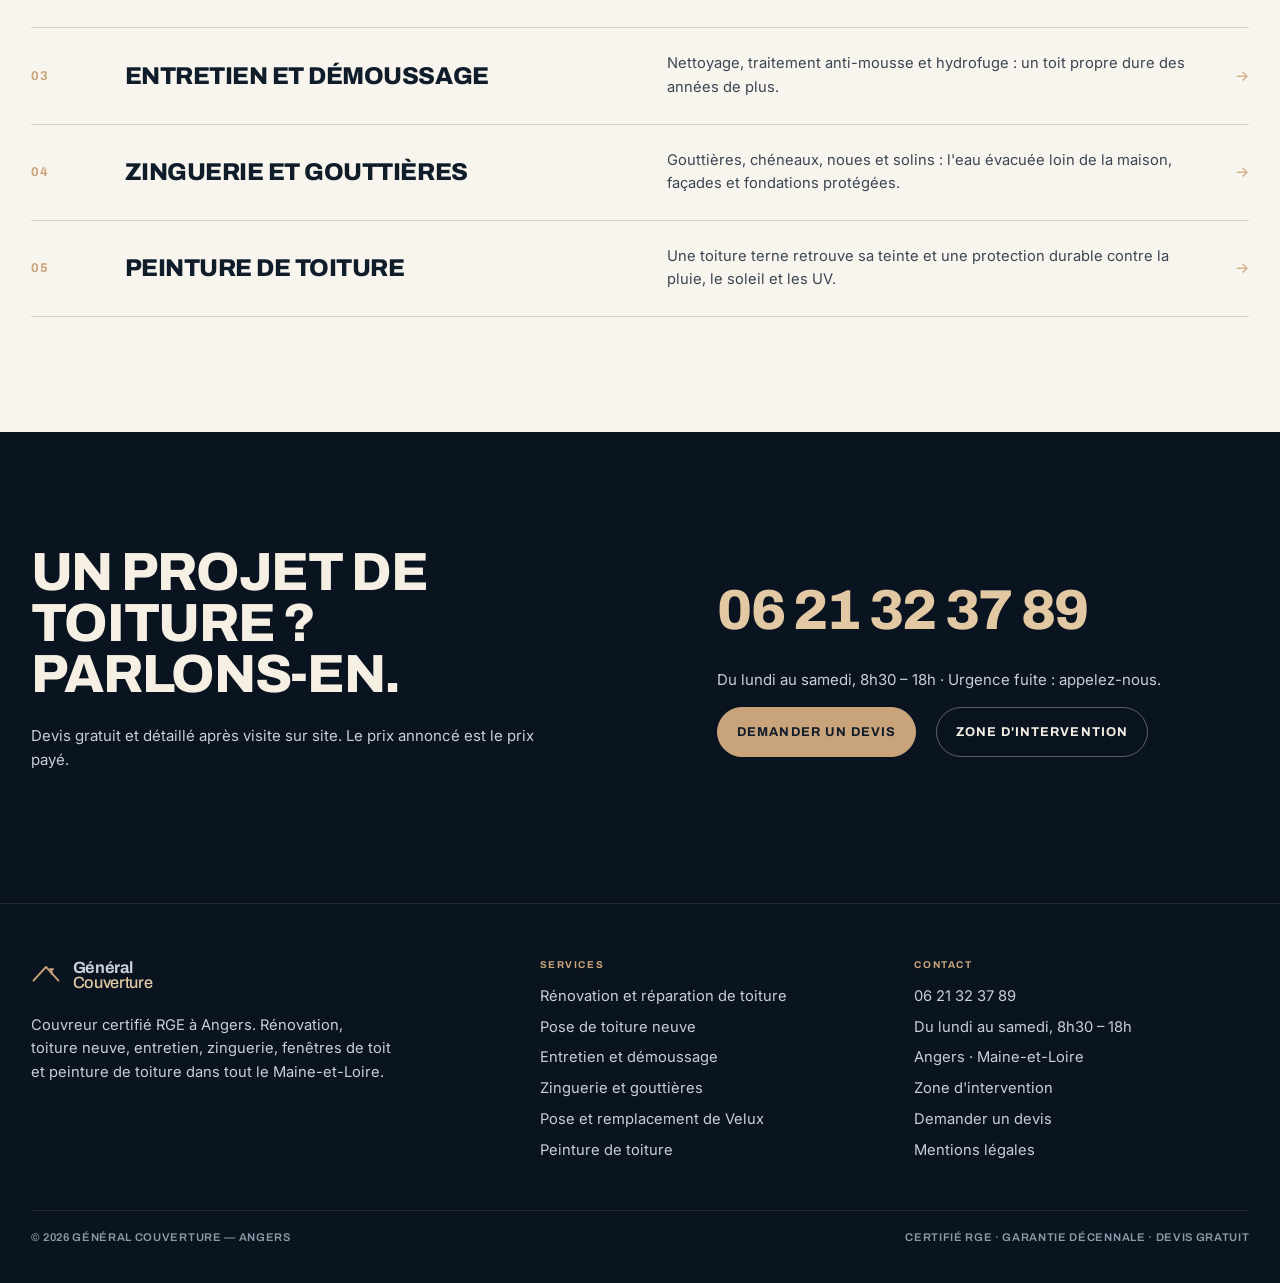
<file: pose-velux.html>
<!DOCTYPE html>
<html lang="fr">
<head>
<meta charset="utf-8">
<meta name="viewport" content="width=device-width, initial-scale=1, viewport-fit=cover">
<title>Pose et remplacement de Velux à Angers | Général Couverture</title>
<meta name="description" content="Pose et remplacement de fenêtres de toit Velux à Angers et dans le Maine-et-Loire : trémie, raccord d'étanchéité, finitions. Devis gratuit.">
<link rel="canonical" href="https://generalcouverture.com/pose-velux">
<meta name="theme-color" content="#0F1C2A">
<link rel="icon" href="data:image/svg+xml,%3Csvg xmlns='http://www.w3.org/2000/svg' viewBox='0 0 64 64'%3E%3Crect width='64' height='64' fill='%230F1C2A'/%3E%3Cpath d='M12 41 32 19l20 22M41 22.5V30M38.5 22.5h5' fill='none' stroke='%23C9A47A' stroke-width='4' stroke-linecap='round' stroke-linejoin='round'/%3E%3C/svg%3E">
<meta property="og:type" content="website"><meta property="og:locale" content="fr_FR"><meta property="og:site_name" content="Général Couverture">
<meta property="og:title" content="Pose et remplacement de Velux à Angers | Général Couverture"><meta property="og:description" content="Pose et remplacement de fenêtres de toit Velux à Angers et dans le Maine-et-Loire : trémie, raccord d'étanchéité, finitions. Devis gratuit."><meta property="og:url" content="https://generalcouverture.com/pose-velux"><meta property="og:image" content="https://generalcouverture.com/images/srv-velux.jpg">
<link rel="preconnect" href="https://fonts.googleapis.com"><link rel="preconnect" href="https://fonts.gstatic.com" crossorigin>
<link href="https://fonts.googleapis.com/css2?family=Archivo:wght@500;600;700;800&family=Inter:wght@400;500;600&display=swap" rel="stylesheet">
<link rel="stylesheet" href="/css/studio.css?v=52">
<script type="application/ld+json">{
 "@context": "https://schema.org",
 "@type": "Service",
 "name": "Pose et remplacement de Velux",
 "serviceType": "Pose et remplacement de Velux",
 "provider": {
  "@id": "https://generalcouverture.com/#org"
 },
 "areaServed": [
  "Angers",
  "Les Garennes-sur-Loire",
  "Trélazé",
  "Les Ponts-de-Cé",
  "Avrillé",
  "Saint-Barthélemy-d'Anjou",
  "Beaucouzé",
  "Bouchemaine",
  "Mûrs-Érigné",
  "Brissac Loire Aubance",
  "Écouflant",
  "Montreuil-Juigné",
  "Verrières-en-Anjou",
  "Loire-Authion",
  "Sainte-Gemmes-sur-Loire",
  "Saint-Melaine-sur-Aubance"
 ],
 "url": "https://generalcouverture.com/pose-velux",
 "description": "Pose et remplacement de fenêtres de toit Velux à Angers et dans le Maine-et-Loire : trémie, raccord d'étanchéité, finitions. Devis gratuit."
}</script>
<script type="application/ld+json">{
 "@context": "https://schema.org",
 "@type": "BreadcrumbList",
 "itemListElement": [
  {
   "@type": "ListItem",
   "position": 1,
   "name": "Accueil",
   "item": "https://generalcouverture.com/"
  },
  {
   "@type": "ListItem",
   "position": 2,
   "name": "Services",
   "item": "https://generalcouverture.com/#services"
  },
  {
   "@type": "ListItem",
   "position": 3,
   "name": "Pose et remplacement de Velux",
   "item": "https://generalcouverture.com/pose-velux"
  }
 ]
}</script>
<script type="application/ld+json">{
 "@context": "https://schema.org",
 "@type": "FAQPage",
 "mainEntity": [
  {
   "@type": "Question",
   "name": "Faut-il une autorisation pour poser un Velux ?",
   "acceptedAnswer": {
    "@type": "Answer",
    "text": "Oui, une déclaration préalable en mairie est nécessaire, car la pose modifie l'aspect de la toiture. Nous vous aidons à la préparer."
   }
  },
  {
   "@type": "Question",
   "name": "Combien de temps dure la pose ?",
   "acceptedAnswer": {
    "@type": "Answer",
    "text": "Une journée en général pour une fenêtre, finitions intérieures comprises selon le cas."
   }
  },
  {
   "@type": "Question",
   "name": "Peut-on remplacer un Velux sans refaire l'intérieur ?",
   "acceptedAnswer": {
    "@type": "Answer",
    "text": "Souvent oui : à dimensions identiques, le remplacement se fait par l'extérieur et l'habillage intérieur est conservé."
   }
  }
 ]
}</script>
</head>
<body>
<header class="site-header" id="header">
  <a class="brand" href="/" aria-label="Général Couverture, accueil"><svg class="brand-glyph" viewBox="0 0 48 44" aria-hidden="true" fill="none" stroke="currentColor" stroke-width="3" stroke-linecap="round" stroke-linejoin="round"><path d="M4 31 24 9l20 22"/><path d="M33 12.5V20M30.5 12.5h5"/></svg><span class="brand-text"><span>Général</span><span>Couverture</span></span></a>
  <div class="nav-center" aria-hidden="true"><span class="label" id="nav-section">Fenêtres de toit Velux</span><div class="nav-line"><span id="nav-fill"></span></div></div>
  <div class="nav-right">
    <a href="/#services">Services</a><a href="/#realisations">Réalisations</a><a href="/zones-intervention">Zone</a><a href="/contact">Contact</a><a class="nav-tel" href="tel:+33621323789">06 21 32 37 89</a>
    <button class="burger" id="burger" aria-label="Ouvrir le menu" aria-expanded="false" aria-controls="menu"><span></span></button>
  </div>
</header>
<div class="menu" id="menu" aria-label="Menu">
  <div></div>
  <nav class="menu-list">
    <div><a href="/#services">Services</a><a href="/#realisations">Réalisations</a><a href="/zones-intervention">Zone d'intervention</a><a href="/contact">Contact</a></div>
    <div class="small"><a href="/renovation-reparation-toiture">Rénovation et réparation</a><a href="/pose-toiture-neuve">Toiture neuve</a><a href="/entretien-demoussage">Entretien et démoussage</a><a href="/zinguerie">Zinguerie et gouttières</a><a href="/pose-velux">Fenêtres de toit Velux</a><a href="/peinture-toiture">Peinture de toiture</a></div>
  </nav>
  <div class="menu-foot"><span>Général Couverture · Angers · Maine-et-Loire</span><a href="tel:+33621323789">06 21 32 37 89</a></div>
</div>
<main>
<section class="page-top" data-nav="Fenêtres de toit Velux"><div><nav class="crumbs label muted" aria-label="Fil d'Ariane"><a href="/">Accueil</a><span>/</span><a href="/#services">Services</a><span>/</span><span>Fenêtres de toit Velux</span></nav><span class="label gold">Couvreur à Angers — Maine-et-Loire</span><h1 style="margin-top:0.9em">Pose et remplacement de Velux <span class="h-light">à Angers</span></h1></div><p class="lead">Plus de lumière sous les combles, une fenêtre de toit étanche et bien isolée : pose neuve ou remplacement, avec les raccords adaptés à votre couverture.</p></section>
<div class="page-visual reveal"><img src="/images/srv-velux.jpg" alt="" aria-hidden="true" width="1600" height="686"></div>
<section class="section cream"><div class="wrap service-grid">
  <div class="service-main reveal"><p>Une fenêtre de toit transforme des combles sombres en pièce agréable. Mais c'est aussi un point sensible : un raccord mal posé ou une ancienne fenêtre fatiguée provoquent vite des infiltrations et des pertes de chaleur.</p><h2>Ce que nous faisons</h2><ul class="checklist"><li>Création de la trémie dans la charpente</li><li>Pose du cadre et du raccord d'étanchéité</li><li>Remplacement de fenêtres anciennes</li><li>Reprise de la couverture autour</li><li>Finitions intérieures et habillage</li><li>Stores et volets roulants</li></ul><p><strong>Général Couverture</strong> crée la trémie dans la charpente, pose la fenêtre avec son raccord d'étanchéité adapté à la couverture (tuile ou ardoise) et reprend la toiture autour. Nous remplaçons aussi les anciens modèles sans toucher aux finitions intérieures quand c'est possible.</p><h2>Questions fréquentes</h2><div class="faq"><details open><summary>Faut-il une autorisation pour poser un Velux ?</summary><p>Oui, une déclaration préalable en mairie est nécessaire, car la pose modifie l'aspect de la toiture. Nous vous aidons à la préparer.</p></details><details><summary>Combien de temps dure la pose ?</summary><p>Une journée en général pour une fenêtre, finitions intérieures comprises selon le cas.</p></details><details><summary>Peut-on remplacer un Velux sans refaire l'intérieur ?</summary><p>Souvent oui : à dimensions identiques, le remplacement se fait par l'extérieur et l'habillage intérieur est conservé.</p></details></div></div>
  <aside class="reveal" style="--i:1"><div class="aside-card"><h3>Devis gratuit</h3><p>Visite sur site, diagnostic et devis chiffré poste par poste, sans engagement.</p><a class="btn btn-gold" href="tel:+33621323789">06 21 32 37 89</a><a class="btn btn-outline" href="/contact" style="margin-top:0.7em">Écrire via le formulaire</a><ul><li>Certifié RGE</li><li>Garantie décennale</li><li>Du lundi au samedi, 8h30 – 18h</li><li>Angers et Maine-et-Loire</li></ul></div></aside>
</div></section>
<section class="section navy" data-nav="Pourquoi nous"><div class="wrap"><div class="section-head reveal"><div><span class="label gold">Pourquoi Général Couverture</span><h2>Ce qui fait la différence<br><span class="h-light">sur un toit.</span></h2></div></div><ul class="reasons">
  <li class="reveal" style="--i:0"><h3>Un diagnostic honnête</h3><p>Nous montons sur le toit avant de chiffrer. Si une réparation suffit, nous ne vous vendons pas une réfection.</p></li>
  <li class="reveal" style="--i:1"><h3>Des finitions soignées</h3><p>Rives, noues, faîtages et abords de cheminée sont traités avec le même soin que la surface courante : c'est là que les toits fuient.</p></li>
  <li class="reveal" style="--i:2"><h3>RGE et garantie décennale</h3><p>Entreprise certifiée, assurée, qui vous ouvre droit aux aides de l'État pour les travaux de rénovation énergétique.</p></li></ul></div></section>
<section class="section cream" data-nav="Services"><div class="wrap"><div class="section-head reveal"><div><span class="label gold">Nos autres services</span><h2>Tout ce qu'il faut<br><span class="h-light">pour votre toiture.</span></h2></div></div><ol class="srv-list"><li class="srv-row reveal" style="--i:0"><a href="/renovation-reparation-toiture"><span class="srv-num">01</span><span class="srv-title">Rénovation et réparation de toiture</span><span class="srv-desc">Fuite, tuiles cassées, faîtage fissuré : diagnostic précis, réparation ciblée ou réfection complète.</span><span class="srv-arrow">→</span></a></li><li class="srv-row reveal" style="--i:1"><a href="/pose-toiture-neuve"><span class="srv-num">02</span><span class="srv-title">Pose de toiture neuve</span><span class="srv-desc">Construction, extension ou réfection totale : une couverture neuve posée dans les règles de l'art.</span><span class="srv-arrow">→</span></a></li><li class="srv-row reveal" style="--i:2"><a href="/entretien-demoussage"><span class="srv-num">03</span><span class="srv-title">Entretien et démoussage</span><span class="srv-desc">Nettoyage, traitement anti-mousse et hydrofuge : un toit propre dure des années de plus.</span><span class="srv-arrow">→</span></a></li><li class="srv-row reveal" style="--i:3"><a href="/zinguerie"><span class="srv-num">04</span><span class="srv-title">Zinguerie et gouttières</span><span class="srv-desc">Gouttières, chéneaux, noues et solins : l'eau évacuée loin de la maison, façades et fondations protégées.</span><span class="srv-arrow">→</span></a></li><li class="srv-row reveal" style="--i:4"><a href="/peinture-toiture"><span class="srv-num">05</span><span class="srv-title">Peinture de toiture</span><span class="srv-desc">Une toiture terne retrouve sa teinte et une protection durable contre la pluie, le soleil et les UV.</span><span class="srv-arrow">→</span></a></li></ol></div></section>
<section class="section cta-band" data-nav="Contact"><div class="section-inner">
  <div class="reveal"><h2>Un projet de toiture ?<br>Parlons-en.</h2><p>Devis gratuit et détaillé après visite sur site. Le prix annoncé est le prix payé.</p></div>
  <div class="reveal" style="--i:1"><a class="contact-phone" href="tel:+33621323789">06 21 32 37 89</a><p>Du lundi au samedi, 8h30 – 18h · Urgence fuite : appelez-nous.</p><div class="btn-row"><a class="btn btn-gold" href="/contact">Demander un devis</a><a class="btn btn-outline" href="/zones-intervention">Zone d'intervention</a></div></div>
</div></section>
</main>
<footer class="footer navy" data-nav="Contact">
  <div class="footer-grid">
    <div><a class="brand" href="/" aria-label="Général Couverture, accueil"><svg class="brand-glyph" viewBox="0 0 48 44" aria-hidden="true" fill="none" stroke="currentColor" stroke-width="3" stroke-linecap="round" stroke-linejoin="round"><path d="M4 31 24 9l20 22"/><path d="M33 12.5V20M30.5 12.5h5"/></svg><span class="brand-text"><span>Général</span><span>Couverture</span></span></a><p class="footer-desc">Couvreur certifié RGE à Angers. Rénovation, toiture neuve, entretien, zinguerie, fenêtres de toit et peinture de toiture dans tout le Maine-et-Loire.</p></div>
    <div><h4 class="label">Services</h4><ul><li><a href="/renovation-reparation-toiture">Rénovation et réparation de toiture</a></li><li><a href="/pose-toiture-neuve">Pose de toiture neuve</a></li><li><a href="/entretien-demoussage">Entretien et démoussage</a></li><li><a href="/zinguerie">Zinguerie et gouttières</a></li><li><a href="/pose-velux">Pose et remplacement de Velux</a></li><li><a href="/peinture-toiture">Peinture de toiture</a></li></ul></div>
    <div><h4 class="label">Contact</h4><ul><li><a href="tel:+33621323789">06 21 32 37 89</a></li><li>Du lundi au samedi, 8h30 – 18h</li><li>Angers · Maine-et-Loire</li><li><a href="/zones-intervention">Zone d'intervention</a></li><li><a href="/contact">Demander un devis</a></li><li><a href="/mentions-legales">Mentions légales</a></li></ul></div>
  </div>
  <div class="footer-bottom"><span>© 2026 Général Couverture — Angers</span><span>Certifié RGE · Garantie décennale · Devis gratuit</span></div>
</footer>
<a class="call-bar" href="tel:+33621323789">Appeler · 06 21 32 37 89</a>
<script src="/js/site.js?v=52"></script>

</body>
</html>
</file>
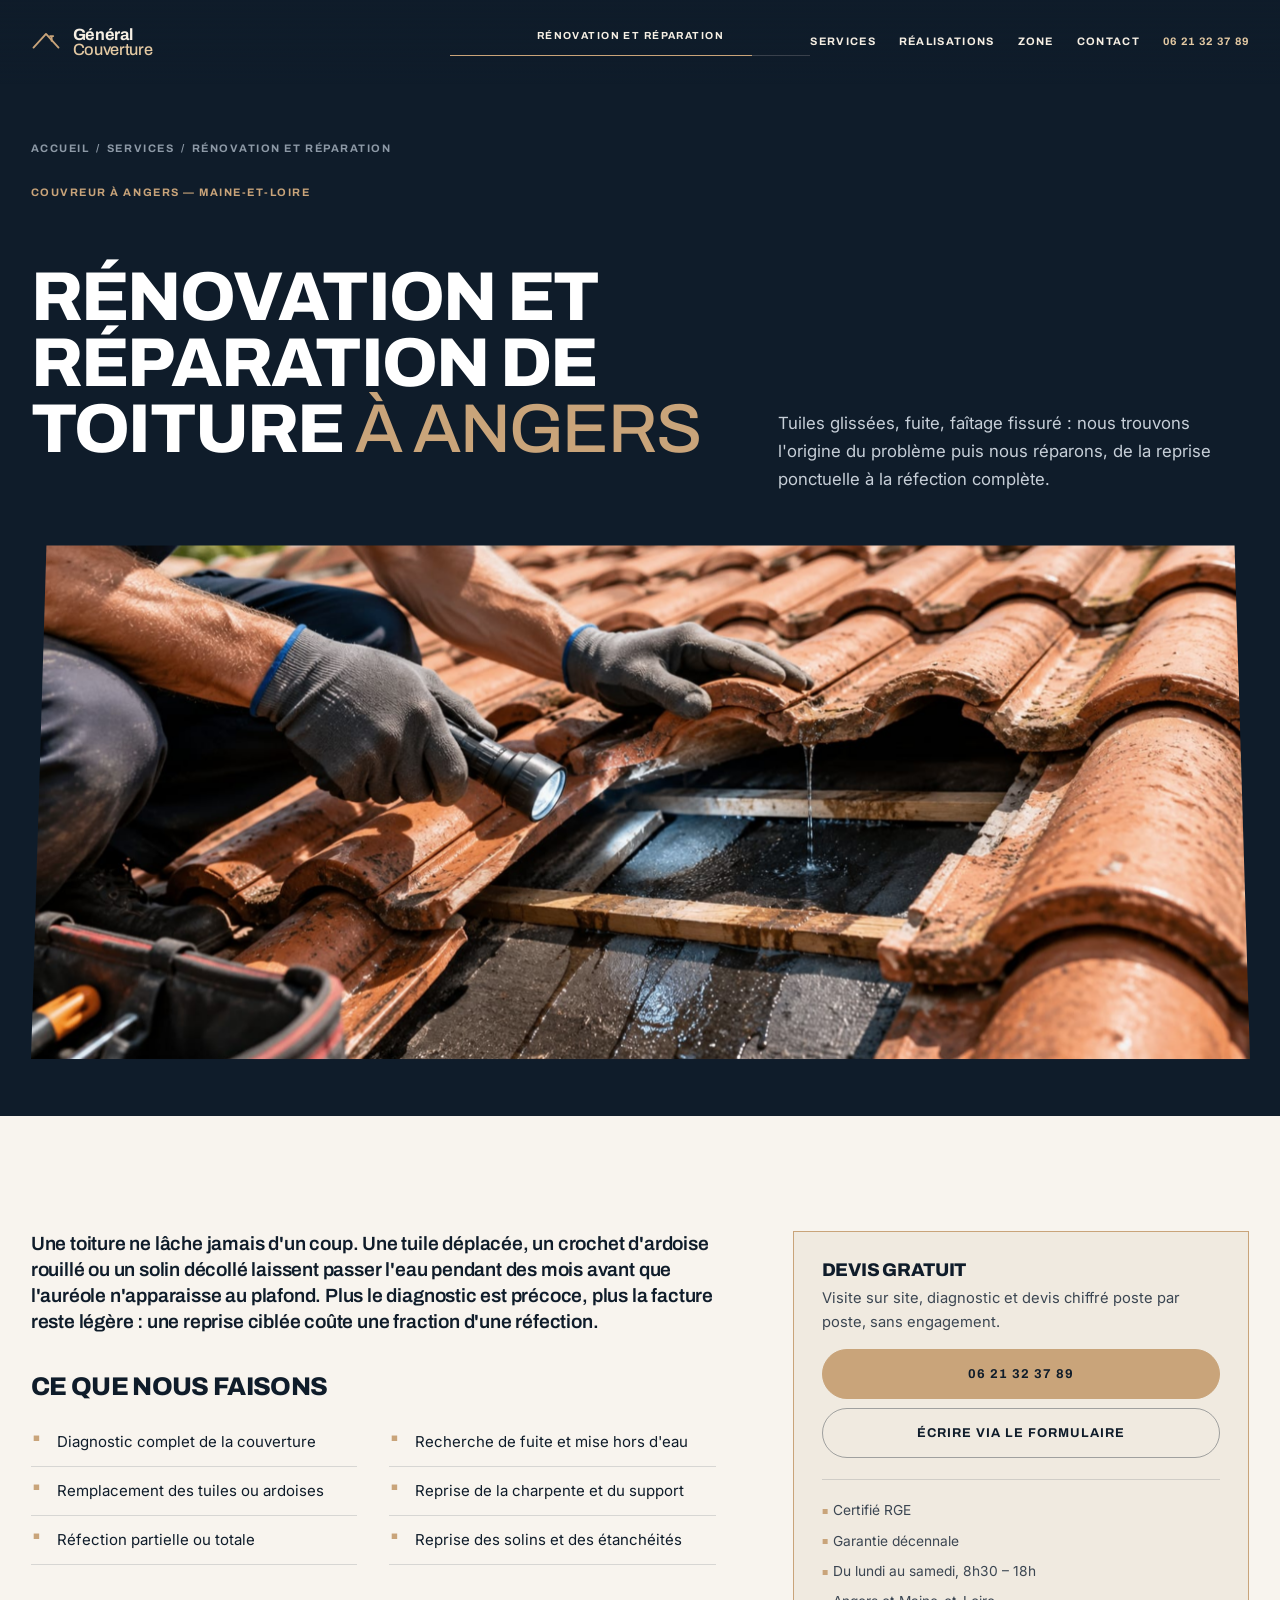
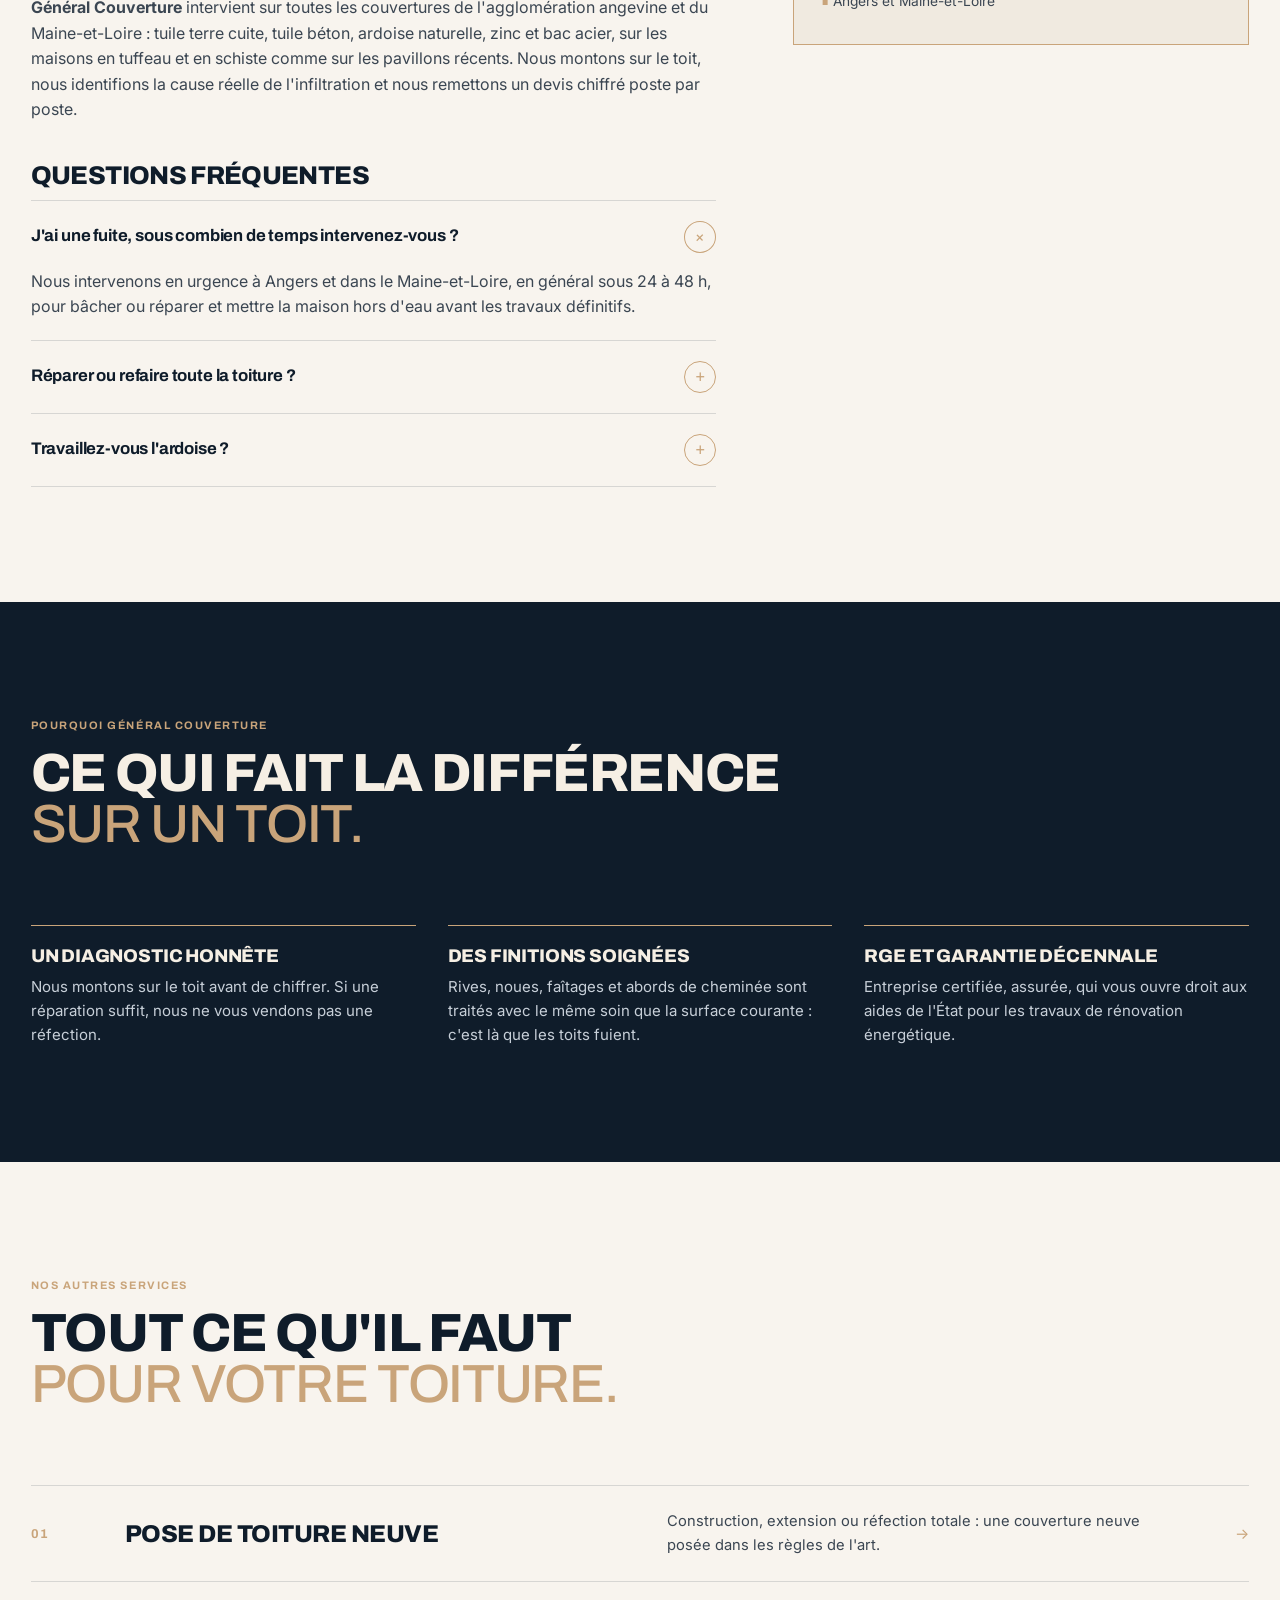
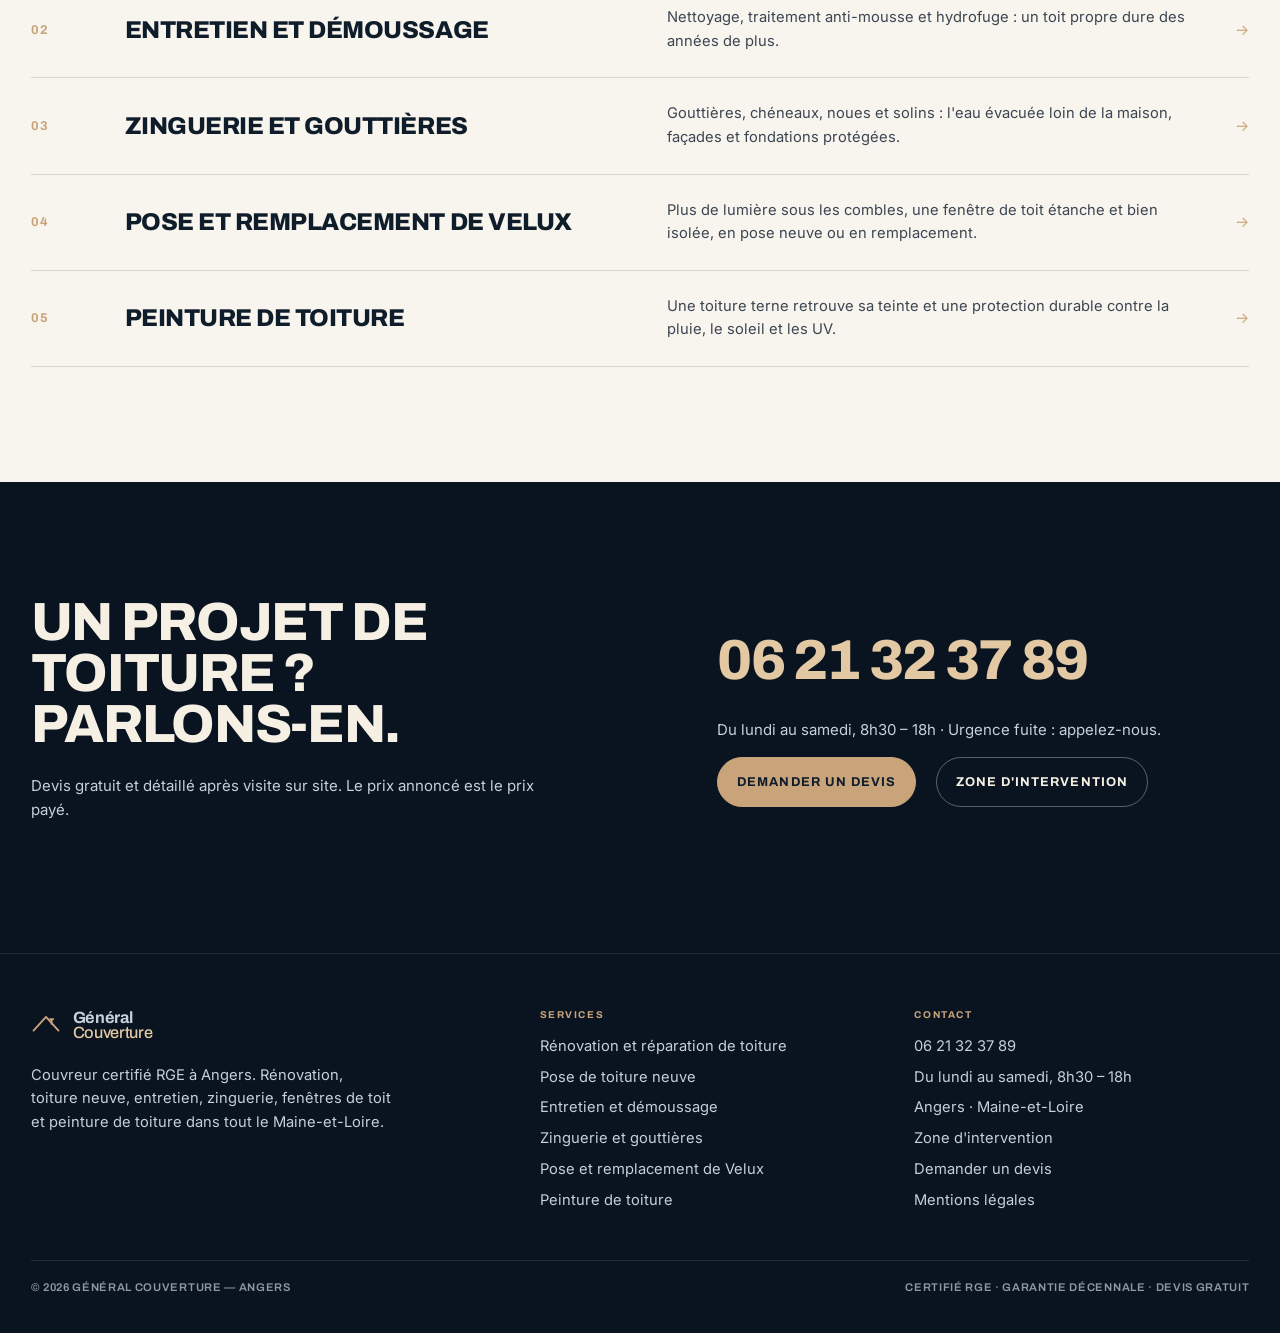
<file: renovation-reparation-toiture.html>
<!DOCTYPE html>
<html lang="fr">
<head>
<meta charset="utf-8">
<meta name="viewport" content="width=device-width, initial-scale=1, viewport-fit=cover">
<title>Rénovation et réparation de toiture à Angers | Général Couverture</title>
<meta name="description" content="Couvreur à Angers : recherche de fuite, remplacement de tuiles ou d'ardoises, reprise de couverture et réfection complète dans le Maine-et-Loire. Devis gratuit au 06 21 32 37 89.">
<link rel="canonical" href="https://generalcouverture.com/renovation-reparation-toiture">
<meta name="theme-color" content="#0F1C2A">
<link rel="icon" href="data:image/svg+xml,%3Csvg xmlns='http://www.w3.org/2000/svg' viewBox='0 0 64 64'%3E%3Crect width='64' height='64' fill='%230F1C2A'/%3E%3Cpath d='M12 41 32 19l20 22M41 22.5V30M38.5 22.5h5' fill='none' stroke='%23C9A47A' stroke-width='4' stroke-linecap='round' stroke-linejoin='round'/%3E%3C/svg%3E">
<meta property="og:type" content="website"><meta property="og:locale" content="fr_FR"><meta property="og:site_name" content="Général Couverture">
<meta property="og:title" content="Rénovation et réparation de toiture à Angers | Général Couverture"><meta property="og:description" content="Couvreur à Angers : recherche de fuite, remplacement de tuiles ou d'ardoises, reprise de couverture et réfection complète dans le Maine-et-Loire. Devis gratuit au 06 21 32 37 89."><meta property="og:url" content="https://generalcouverture.com/renovation-reparation-toiture"><meta property="og:image" content="https://generalcouverture.com/images/srv-renovation.jpg">
<link rel="preconnect" href="https://fonts.googleapis.com"><link rel="preconnect" href="https://fonts.gstatic.com" crossorigin>
<link href="https://fonts.googleapis.com/css2?family=Archivo:wght@500;600;700;800&family=Inter:wght@400;500;600&display=swap" rel="stylesheet">
<link rel="stylesheet" href="/css/studio.css?v=52">
<script type="application/ld+json">{
 "@context": "https://schema.org",
 "@type": "Service",
 "name": "Rénovation et réparation de toiture",
 "serviceType": "Rénovation et réparation de toiture",
 "provider": {
  "@id": "https://generalcouverture.com/#org"
 },
 "areaServed": [
  "Angers",
  "Les Garennes-sur-Loire",
  "Trélazé",
  "Les Ponts-de-Cé",
  "Avrillé",
  "Saint-Barthélemy-d'Anjou",
  "Beaucouzé",
  "Bouchemaine",
  "Mûrs-Érigné",
  "Brissac Loire Aubance",
  "Écouflant",
  "Montreuil-Juigné",
  "Verrières-en-Anjou",
  "Loire-Authion",
  "Sainte-Gemmes-sur-Loire",
  "Saint-Melaine-sur-Aubance"
 ],
 "url": "https://generalcouverture.com/renovation-reparation-toiture",
 "description": "Couvreur à Angers : recherche de fuite, remplacement de tuiles ou d'ardoises, reprise de couverture et réfection complète dans le Maine-et-Loire. Devis gratuit au 06 21 32 37 89."
}</script>
<script type="application/ld+json">{
 "@context": "https://schema.org",
 "@type": "BreadcrumbList",
 "itemListElement": [
  {
   "@type": "ListItem",
   "position": 1,
   "name": "Accueil",
   "item": "https://generalcouverture.com/"
  },
  {
   "@type": "ListItem",
   "position": 2,
   "name": "Services",
   "item": "https://generalcouverture.com/#services"
  },
  {
   "@type": "ListItem",
   "position": 3,
   "name": "Rénovation et réparation de toiture",
   "item": "https://generalcouverture.com/renovation-reparation-toiture"
  }
 ]
}</script>
<script type="application/ld+json">{
 "@context": "https://schema.org",
 "@type": "FAQPage",
 "mainEntity": [
  {
   "@type": "Question",
   "name": "J'ai une fuite, sous combien de temps intervenez-vous ?",
   "acceptedAnswer": {
    "@type": "Answer",
    "text": "Nous intervenons en urgence à Angers et dans le Maine-et-Loire, en général sous 24 à 48 h, pour bâcher ou réparer et mettre la maison hors d'eau avant les travaux définitifs."
   }
  },
  {
   "@type": "Question",
   "name": "Réparer ou refaire toute la toiture ?",
   "acceptedAnswer": {
    "@type": "Answer",
    "text": "Tout dépend du support. Si la charpente est saine et que les dégâts restent localisés, une réparation suffit. Quand les désordres se multiplient, la réfection revient moins cher que des interventions répétées."
   }
  },
  {
   "@type": "Question",
   "name": "Travaillez-vous l'ardoise ?",
   "acceptedAnswer": {
    "@type": "Answer",
    "text": "Oui. À Angers, pays de l'ardoise de Trélazé, nous reprenons les couvertures en ardoise naturelle comme les toits en tuile, avec les crochets inox et les fixations adaptés."
   }
  }
 ]
}</script>
</head>
<body>
<header class="site-header" id="header">
  <a class="brand" href="/" aria-label="Général Couverture, accueil"><svg class="brand-glyph" viewBox="0 0 48 44" aria-hidden="true" fill="none" stroke="currentColor" stroke-width="3" stroke-linecap="round" stroke-linejoin="round"><path d="M4 31 24 9l20 22"/><path d="M33 12.5V20M30.5 12.5h5"/></svg><span class="brand-text"><span>Général</span><span>Couverture</span></span></a>
  <div class="nav-center" aria-hidden="true"><span class="label" id="nav-section">Rénovation et réparation</span><div class="nav-line"><span id="nav-fill"></span></div></div>
  <div class="nav-right">
    <a href="/#services">Services</a><a href="/#realisations">Réalisations</a><a href="/zones-intervention">Zone</a><a href="/contact">Contact</a><a class="nav-tel" href="tel:+33621323789">06 21 32 37 89</a>
    <button class="burger" id="burger" aria-label="Ouvrir le menu" aria-expanded="false" aria-controls="menu"><span></span></button>
  </div>
</header>
<div class="menu" id="menu" aria-label="Menu">
  <div></div>
  <nav class="menu-list">
    <div><a href="/#services">Services</a><a href="/#realisations">Réalisations</a><a href="/zones-intervention">Zone d'intervention</a><a href="/contact">Contact</a></div>
    <div class="small"><a href="/renovation-reparation-toiture">Rénovation et réparation</a><a href="/pose-toiture-neuve">Toiture neuve</a><a href="/entretien-demoussage">Entretien et démoussage</a><a href="/zinguerie">Zinguerie et gouttières</a><a href="/pose-velux">Fenêtres de toit Velux</a><a href="/peinture-toiture">Peinture de toiture</a></div>
  </nav>
  <div class="menu-foot"><span>Général Couverture · Angers · Maine-et-Loire</span><a href="tel:+33621323789">06 21 32 37 89</a></div>
</div>
<main>
<section class="page-top" data-nav="Rénovation et réparation"><div><nav class="crumbs label muted" aria-label="Fil d'Ariane"><a href="/">Accueil</a><span>/</span><a href="/#services">Services</a><span>/</span><span>Rénovation et réparation</span></nav><span class="label gold">Couvreur à Angers — Maine-et-Loire</span><h1 style="margin-top:0.9em">Rénovation et réparation de toiture <span class="h-light">à Angers</span></h1></div><p class="lead">Tuiles glissées, fuite, faîtage fissuré : nous trouvons l'origine du problème puis nous réparons, de la reprise ponctuelle à la réfection complète.</p></section>
<div class="page-visual reveal"><img src="/images/srv-renovation.jpg" alt="" aria-hidden="true" width="1600" height="686"></div>
<section class="section cream"><div class="wrap service-grid">
  <div class="service-main reveal"><p>Une toiture ne lâche jamais d'un coup. Une tuile déplacée, un crochet d'ardoise rouillé ou un solin décollé laissent passer l'eau pendant des mois avant que l'auréole n'apparaisse au plafond. Plus le diagnostic est précoce, plus la facture reste légère : une reprise ciblée coûte une fraction d'une réfection.</p><h2>Ce que nous faisons</h2><ul class="checklist"><li>Diagnostic complet de la couverture</li><li>Recherche de fuite et mise hors d'eau</li><li>Remplacement des tuiles ou ardoises</li><li>Reprise de la charpente et du support</li><li>Réfection partielle ou totale</li><li>Reprise des solins et des étanchéités</li></ul><p><strong>Général Couverture</strong> intervient sur toutes les couvertures de l'agglomération angevine et du Maine-et-Loire : tuile terre cuite, tuile béton, ardoise naturelle, zinc et bac acier, sur les maisons en tuffeau et en schiste comme sur les pavillons récents. Nous montons sur le toit, nous identifions la cause réelle de l'infiltration et nous remettons un devis chiffré poste par poste.</p><h2>Questions fréquentes</h2><div class="faq"><details open><summary>J'ai une fuite, sous combien de temps intervenez-vous ?</summary><p>Nous intervenons en urgence à Angers et dans le Maine-et-Loire, en général sous 24 à 48 h, pour bâcher ou réparer et mettre la maison hors d'eau avant les travaux définitifs.</p></details><details><summary>Réparer ou refaire toute la toiture ?</summary><p>Tout dépend du support. Si la charpente est saine et que les dégâts restent localisés, une réparation suffit. Quand les désordres se multiplient, la réfection revient moins cher que des interventions répétées.</p></details><details><summary>Travaillez-vous l'ardoise ?</summary><p>Oui. À Angers, pays de l'ardoise de Trélazé, nous reprenons les couvertures en ardoise naturelle comme les toits en tuile, avec les crochets inox et les fixations adaptés.</p></details></div></div>
  <aside class="reveal" style="--i:1"><div class="aside-card"><h3>Devis gratuit</h3><p>Visite sur site, diagnostic et devis chiffré poste par poste, sans engagement.</p><a class="btn btn-gold" href="tel:+33621323789">06 21 32 37 89</a><a class="btn btn-outline" href="/contact" style="margin-top:0.7em">Écrire via le formulaire</a><ul><li>Certifié RGE</li><li>Garantie décennale</li><li>Du lundi au samedi, 8h30 – 18h</li><li>Angers et Maine-et-Loire</li></ul></div></aside>
</div></section>
<section class="section navy" data-nav="Pourquoi nous"><div class="wrap"><div class="section-head reveal"><div><span class="label gold">Pourquoi Général Couverture</span><h2>Ce qui fait la différence<br><span class="h-light">sur un toit.</span></h2></div></div><ul class="reasons">
  <li class="reveal" style="--i:0"><h3>Un diagnostic honnête</h3><p>Nous montons sur le toit avant de chiffrer. Si une réparation suffit, nous ne vous vendons pas une réfection.</p></li>
  <li class="reveal" style="--i:1"><h3>Des finitions soignées</h3><p>Rives, noues, faîtages et abords de cheminée sont traités avec le même soin que la surface courante : c'est là que les toits fuient.</p></li>
  <li class="reveal" style="--i:2"><h3>RGE et garantie décennale</h3><p>Entreprise certifiée, assurée, qui vous ouvre droit aux aides de l'État pour les travaux de rénovation énergétique.</p></li></ul></div></section>
<section class="section cream" data-nav="Services"><div class="wrap"><div class="section-head reveal"><div><span class="label gold">Nos autres services</span><h2>Tout ce qu'il faut<br><span class="h-light">pour votre toiture.</span></h2></div></div><ol class="srv-list"><li class="srv-row reveal" style="--i:0"><a href="/pose-toiture-neuve"><span class="srv-num">01</span><span class="srv-title">Pose de toiture neuve</span><span class="srv-desc">Construction, extension ou réfection totale : une couverture neuve posée dans les règles de l'art.</span><span class="srv-arrow">→</span></a></li><li class="srv-row reveal" style="--i:1"><a href="/entretien-demoussage"><span class="srv-num">02</span><span class="srv-title">Entretien et démoussage</span><span class="srv-desc">Nettoyage, traitement anti-mousse et hydrofuge : un toit propre dure des années de plus.</span><span class="srv-arrow">→</span></a></li><li class="srv-row reveal" style="--i:2"><a href="/zinguerie"><span class="srv-num">03</span><span class="srv-title">Zinguerie et gouttières</span><span class="srv-desc">Gouttières, chéneaux, noues et solins : l'eau évacuée loin de la maison, façades et fondations protégées.</span><span class="srv-arrow">→</span></a></li><li class="srv-row reveal" style="--i:3"><a href="/pose-velux"><span class="srv-num">04</span><span class="srv-title">Pose et remplacement de Velux</span><span class="srv-desc">Plus de lumière sous les combles, une fenêtre de toit étanche et bien isolée, en pose neuve ou en remplacement.</span><span class="srv-arrow">→</span></a></li><li class="srv-row reveal" style="--i:4"><a href="/peinture-toiture"><span class="srv-num">05</span><span class="srv-title">Peinture de toiture</span><span class="srv-desc">Une toiture terne retrouve sa teinte et une protection durable contre la pluie, le soleil et les UV.</span><span class="srv-arrow">→</span></a></li></ol></div></section>
<section class="section cta-band" data-nav="Contact"><div class="section-inner">
  <div class="reveal"><h2>Un projet de toiture ?<br>Parlons-en.</h2><p>Devis gratuit et détaillé après visite sur site. Le prix annoncé est le prix payé.</p></div>
  <div class="reveal" style="--i:1"><a class="contact-phone" href="tel:+33621323789">06 21 32 37 89</a><p>Du lundi au samedi, 8h30 – 18h · Urgence fuite : appelez-nous.</p><div class="btn-row"><a class="btn btn-gold" href="/contact">Demander un devis</a><a class="btn btn-outline" href="/zones-intervention">Zone d'intervention</a></div></div>
</div></section>
</main>
<footer class="footer navy" data-nav="Contact">
  <div class="footer-grid">
    <div><a class="brand" href="/" aria-label="Général Couverture, accueil"><svg class="brand-glyph" viewBox="0 0 48 44" aria-hidden="true" fill="none" stroke="currentColor" stroke-width="3" stroke-linecap="round" stroke-linejoin="round"><path d="M4 31 24 9l20 22"/><path d="M33 12.5V20M30.5 12.5h5"/></svg><span class="brand-text"><span>Général</span><span>Couverture</span></span></a><p class="footer-desc">Couvreur certifié RGE à Angers. Rénovation, toiture neuve, entretien, zinguerie, fenêtres de toit et peinture de toiture dans tout le Maine-et-Loire.</p></div>
    <div><h4 class="label">Services</h4><ul><li><a href="/renovation-reparation-toiture">Rénovation et réparation de toiture</a></li><li><a href="/pose-toiture-neuve">Pose de toiture neuve</a></li><li><a href="/entretien-demoussage">Entretien et démoussage</a></li><li><a href="/zinguerie">Zinguerie et gouttières</a></li><li><a href="/pose-velux">Pose et remplacement de Velux</a></li><li><a href="/peinture-toiture">Peinture de toiture</a></li></ul></div>
    <div><h4 class="label">Contact</h4><ul><li><a href="tel:+33621323789">06 21 32 37 89</a></li><li>Du lundi au samedi, 8h30 – 18h</li><li>Angers · Maine-et-Loire</li><li><a href="/zones-intervention">Zone d'intervention</a></li><li><a href="/contact">Demander un devis</a></li><li><a href="/mentions-legales">Mentions légales</a></li></ul></div>
  </div>
  <div class="footer-bottom"><span>© 2026 Général Couverture — Angers</span><span>Certifié RGE · Garantie décennale · Devis gratuit</span></div>
</footer>
<a class="call-bar" href="tel:+33621323789">Appeler · 06 21 32 37 89</a>
<script src="/js/site.js?v=52"></script>

</body>
</html>
</file>
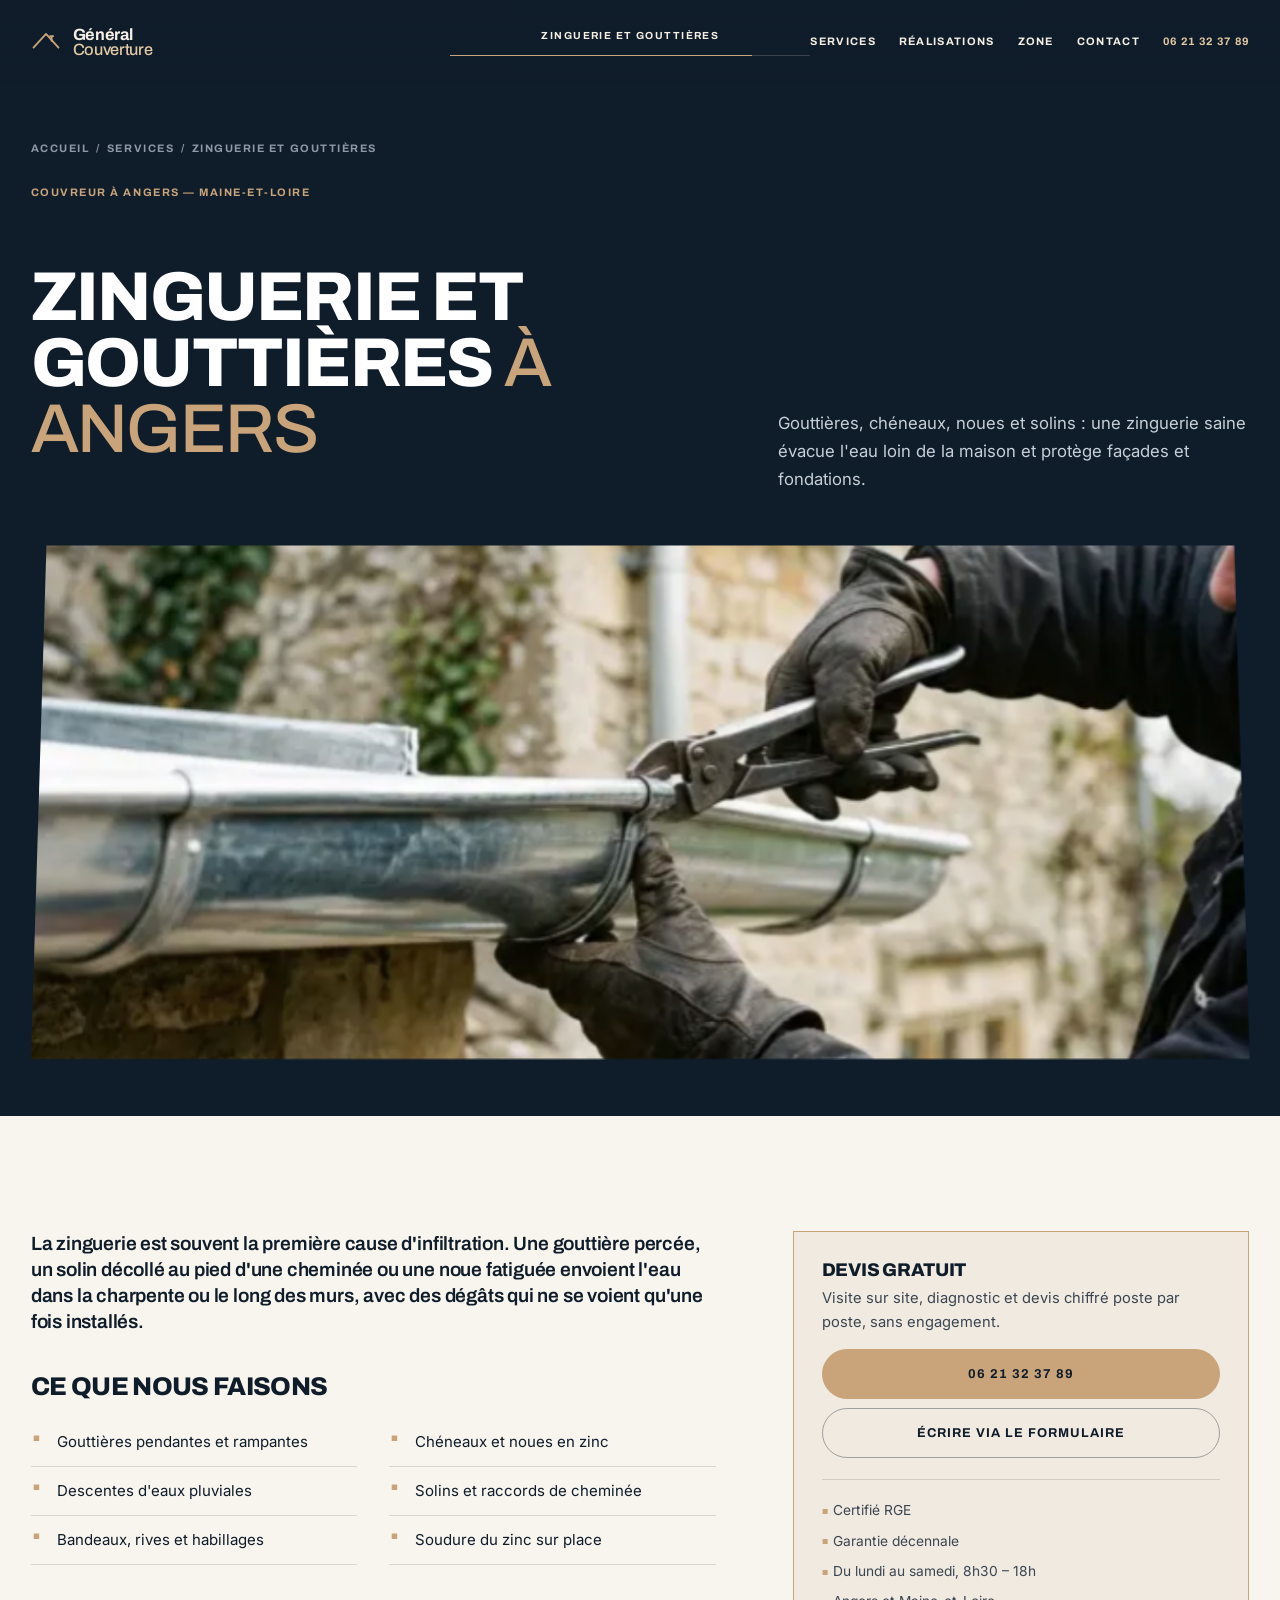
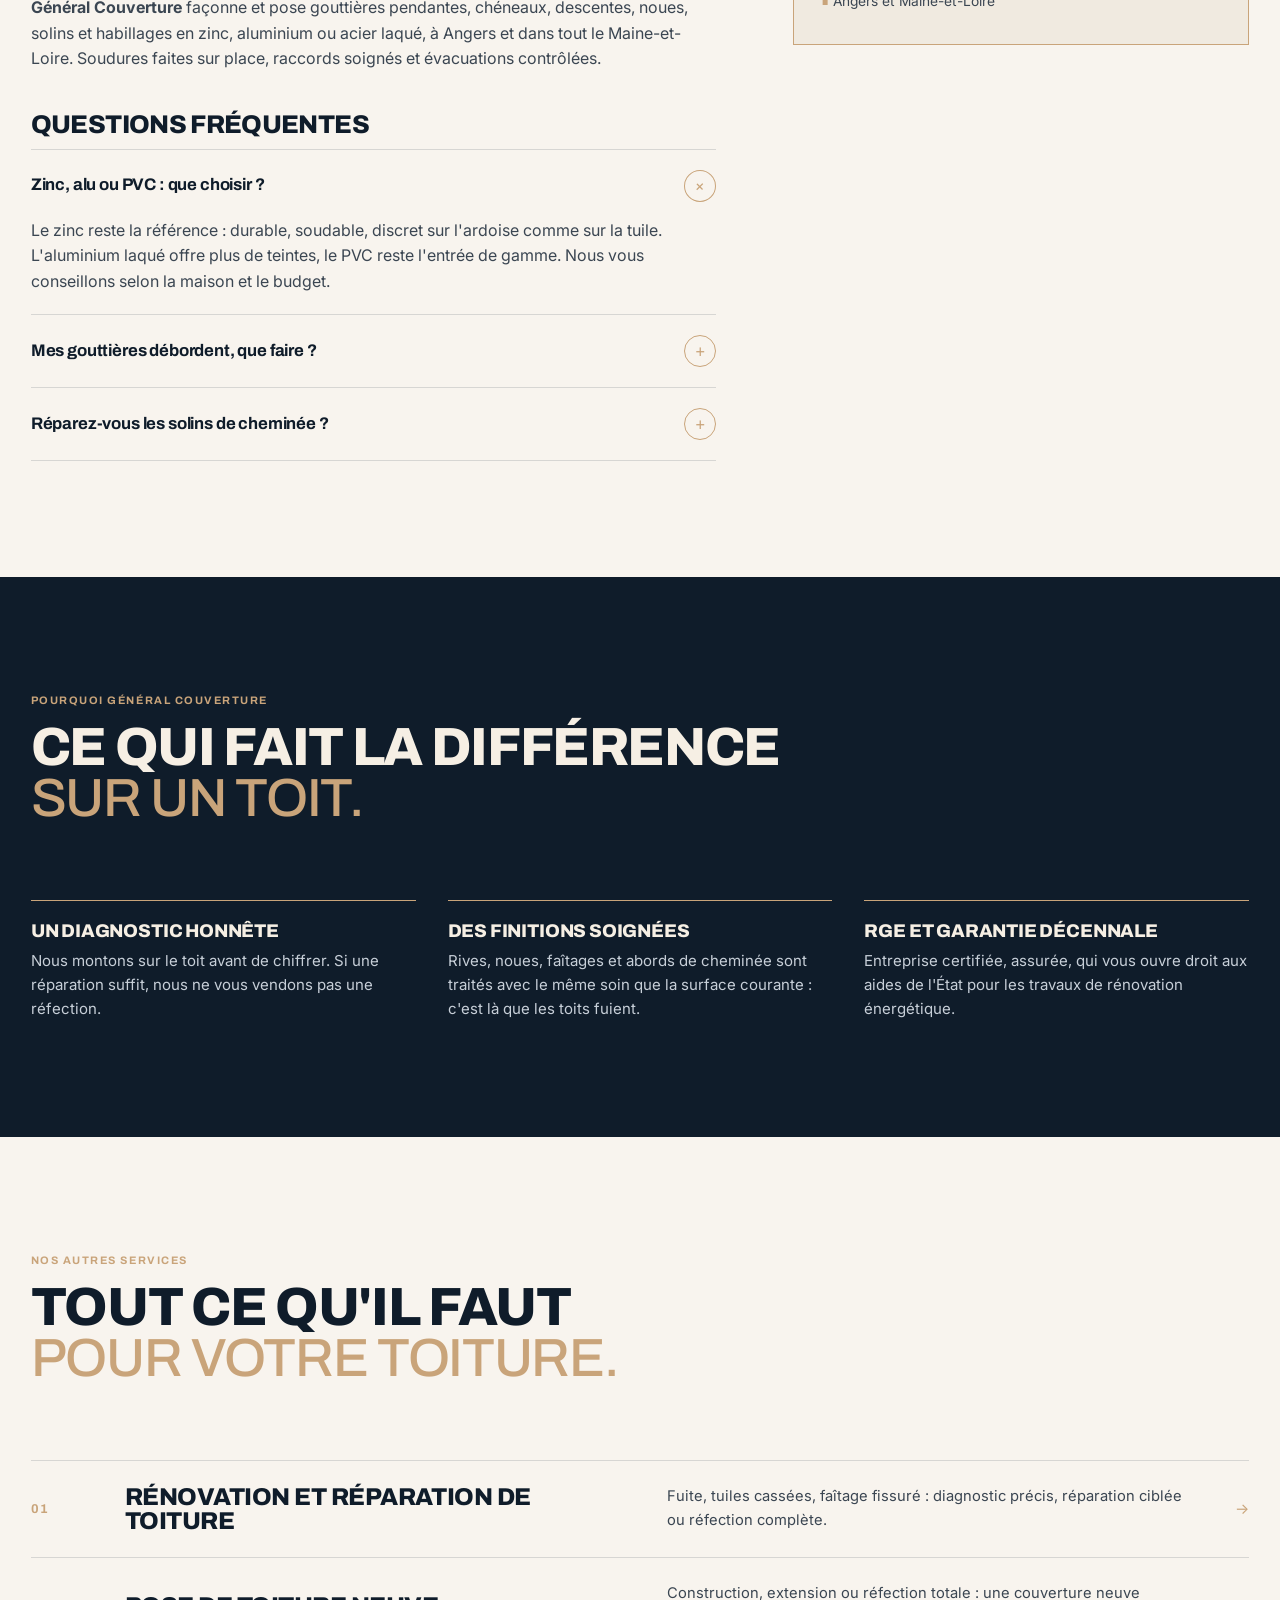
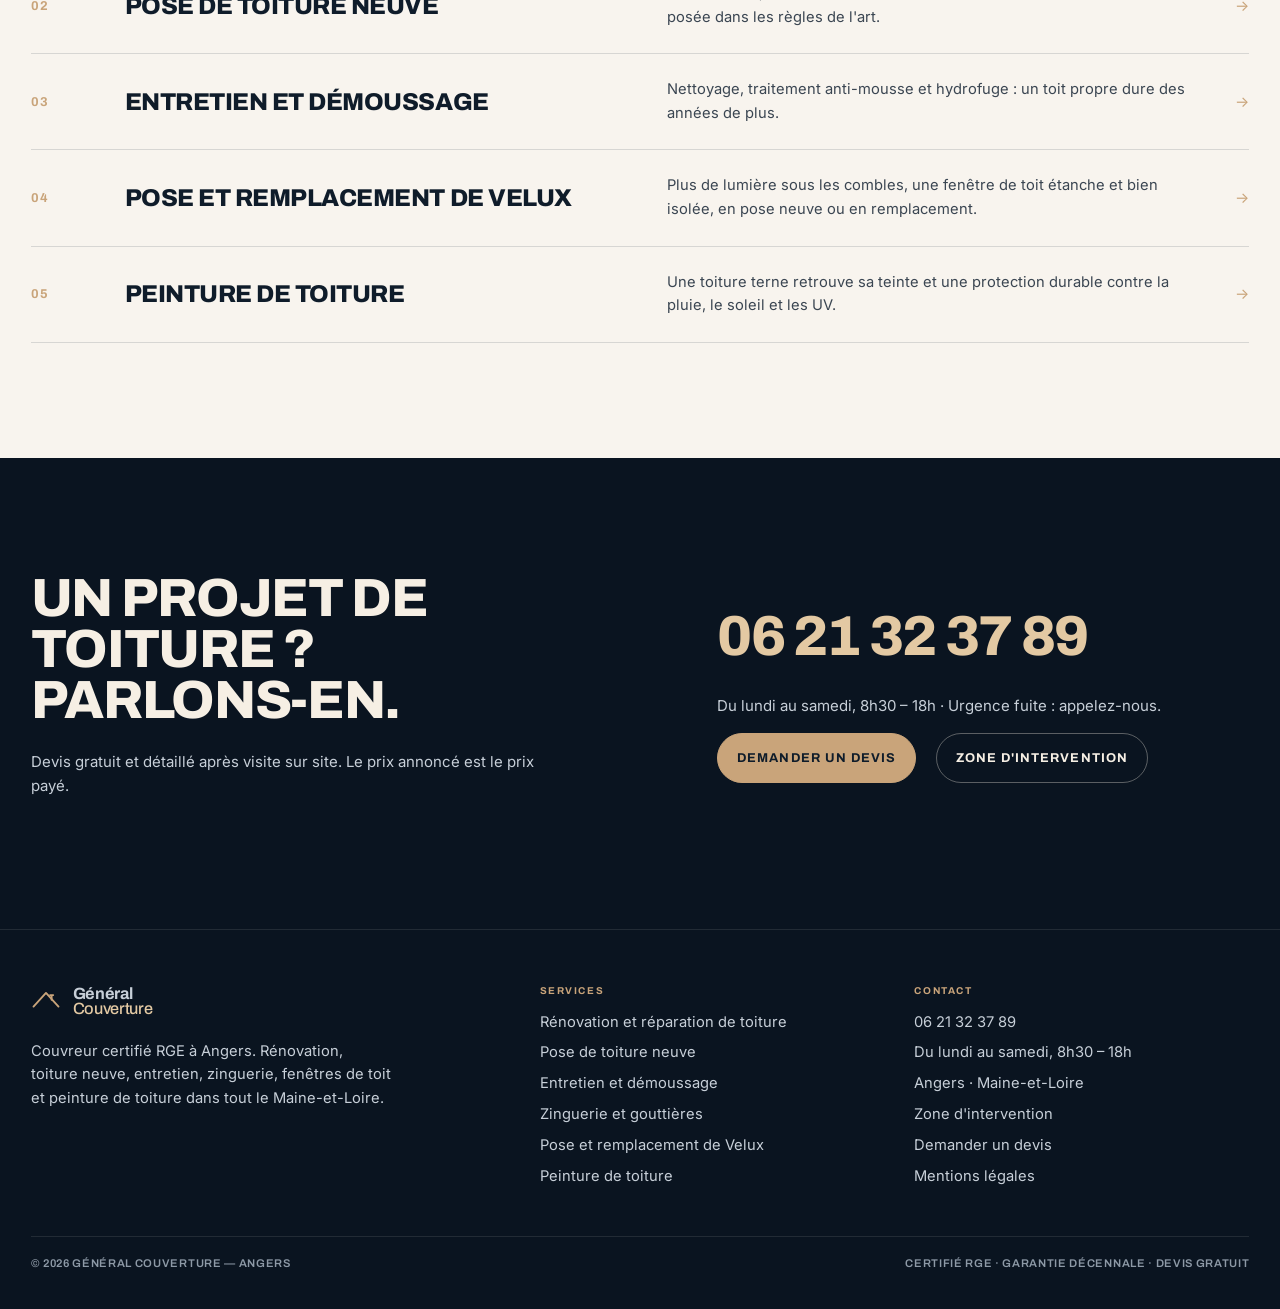
<file: zinguerie.html>
<!DOCTYPE html>
<html lang="fr">
<head>
<meta charset="utf-8">
<meta name="viewport" content="width=device-width, initial-scale=1, viewport-fit=cover">
<title>Zinguerie et gouttières à Angers | Général Couverture</title>
<meta name="description" content="Pose, réparation et remplacement de gouttières, chéneaux, noues et solins en zinc à Angers et dans le Maine-et-Loire. Devis gratuit.">
<link rel="canonical" href="https://generalcouverture.com/zinguerie">
<meta name="theme-color" content="#0F1C2A">
<link rel="icon" href="data:image/svg+xml,%3Csvg xmlns='http://www.w3.org/2000/svg' viewBox='0 0 64 64'%3E%3Crect width='64' height='64' fill='%230F1C2A'/%3E%3Cpath d='M12 41 32 19l20 22M41 22.5V30M38.5 22.5h5' fill='none' stroke='%23C9A47A' stroke-width='4' stroke-linecap='round' stroke-linejoin='round'/%3E%3C/svg%3E">
<meta property="og:type" content="website"><meta property="og:locale" content="fr_FR"><meta property="og:site_name" content="Général Couverture">
<meta property="og:title" content="Zinguerie et gouttières à Angers | Général Couverture"><meta property="og:description" content="Pose, réparation et remplacement de gouttières, chéneaux, noues et solins en zinc à Angers et dans le Maine-et-Loire. Devis gratuit."><meta property="og:url" content="https://generalcouverture.com/zinguerie"><meta property="og:image" content="https://generalcouverture.com/images/srv-zinguerie.jpg">
<link rel="preconnect" href="https://fonts.googleapis.com"><link rel="preconnect" href="https://fonts.gstatic.com" crossorigin>
<link href="https://fonts.googleapis.com/css2?family=Archivo:wght@500;600;700;800&family=Inter:wght@400;500;600&display=swap" rel="stylesheet">
<link rel="stylesheet" href="/css/studio.css?v=52">
<script type="application/ld+json">{
 "@context": "https://schema.org",
 "@type": "Service",
 "name": "Zinguerie et gouttières",
 "serviceType": "Zinguerie et gouttières",
 "provider": {
  "@id": "https://generalcouverture.com/#org"
 },
 "areaServed": [
  "Angers",
  "Les Garennes-sur-Loire",
  "Trélazé",
  "Les Ponts-de-Cé",
  "Avrillé",
  "Saint-Barthélemy-d'Anjou",
  "Beaucouzé",
  "Bouchemaine",
  "Mûrs-Érigné",
  "Brissac Loire Aubance",
  "Écouflant",
  "Montreuil-Juigné",
  "Verrières-en-Anjou",
  "Loire-Authion",
  "Sainte-Gemmes-sur-Loire",
  "Saint-Melaine-sur-Aubance"
 ],
 "url": "https://generalcouverture.com/zinguerie",
 "description": "Pose, réparation et remplacement de gouttières, chéneaux, noues et solins en zinc à Angers et dans le Maine-et-Loire. Devis gratuit."
}</script>
<script type="application/ld+json">{
 "@context": "https://schema.org",
 "@type": "BreadcrumbList",
 "itemListElement": [
  {
   "@type": "ListItem",
   "position": 1,
   "name": "Accueil",
   "item": "https://generalcouverture.com/"
  },
  {
   "@type": "ListItem",
   "position": 2,
   "name": "Services",
   "item": "https://generalcouverture.com/#services"
  },
  {
   "@type": "ListItem",
   "position": 3,
   "name": "Zinguerie et gouttières",
   "item": "https://generalcouverture.com/zinguerie"
  }
 ]
}</script>
<script type="application/ld+json">{
 "@context": "https://schema.org",
 "@type": "FAQPage",
 "mainEntity": [
  {
   "@type": "Question",
   "name": "Zinc, alu ou PVC : que choisir ?",
   "acceptedAnswer": {
    "@type": "Answer",
    "text": "Le zinc reste la référence : durable, soudable, discret sur l'ardoise comme sur la tuile. L'aluminium laqué offre plus de teintes, le PVC reste l'entrée de gamme. Nous vous conseillons selon la maison et le budget."
   }
  },
  {
   "@type": "Question",
   "name": "Mes gouttières débordent, que faire ?",
   "acceptedAnswer": {
    "@type": "Answer",
    "text": "Souvent un simple curage suffit. Si le débordement persiste, la pente ou le diamètre ne sont plus adaptés et une reprise s'impose."
   }
  },
  {
   "@type": "Question",
   "name": "Réparez-vous les solins de cheminée ?",
   "acceptedAnswer": {
    "@type": "Answer",
    "text": "Oui, c'est une intervention fréquente : nous reprenons le solin et l'étanchéité autour de la souche pour stopper les infiltrations."
   }
  }
 ]
}</script>
</head>
<body>
<header class="site-header" id="header">
  <a class="brand" href="/" aria-label="Général Couverture, accueil"><svg class="brand-glyph" viewBox="0 0 48 44" aria-hidden="true" fill="none" stroke="currentColor" stroke-width="3" stroke-linecap="round" stroke-linejoin="round"><path d="M4 31 24 9l20 22"/><path d="M33 12.5V20M30.5 12.5h5"/></svg><span class="brand-text"><span>Général</span><span>Couverture</span></span></a>
  <div class="nav-center" aria-hidden="true"><span class="label" id="nav-section">Zinguerie et gouttières</span><div class="nav-line"><span id="nav-fill"></span></div></div>
  <div class="nav-right">
    <a href="/#services">Services</a><a href="/#realisations">Réalisations</a><a href="/zones-intervention">Zone</a><a href="/contact">Contact</a><a class="nav-tel" href="tel:+33621323789">06 21 32 37 89</a>
    <button class="burger" id="burger" aria-label="Ouvrir le menu" aria-expanded="false" aria-controls="menu"><span></span></button>
  </div>
</header>
<div class="menu" id="menu" aria-label="Menu">
  <div></div>
  <nav class="menu-list">
    <div><a href="/#services">Services</a><a href="/#realisations">Réalisations</a><a href="/zones-intervention">Zone d'intervention</a><a href="/contact">Contact</a></div>
    <div class="small"><a href="/renovation-reparation-toiture">Rénovation et réparation</a><a href="/pose-toiture-neuve">Toiture neuve</a><a href="/entretien-demoussage">Entretien et démoussage</a><a href="/zinguerie">Zinguerie et gouttières</a><a href="/pose-velux">Fenêtres de toit Velux</a><a href="/peinture-toiture">Peinture de toiture</a></div>
  </nav>
  <div class="menu-foot"><span>Général Couverture · Angers · Maine-et-Loire</span><a href="tel:+33621323789">06 21 32 37 89</a></div>
</div>
<main>
<section class="page-top" data-nav="Zinguerie et gouttières"><div><nav class="crumbs label muted" aria-label="Fil d'Ariane"><a href="/">Accueil</a><span>/</span><a href="/#services">Services</a><span>/</span><span>Zinguerie et gouttières</span></nav><span class="label gold">Couvreur à Angers — Maine-et-Loire</span><h1 style="margin-top:0.9em">Zinguerie et gouttières <span class="h-light">à Angers</span></h1></div><p class="lead">Gouttières, chéneaux, noues et solins : une zinguerie saine évacue l'eau loin de la maison et protège façades et fondations.</p></section>
<div class="page-visual reveal"><img src="/images/srv-zinguerie.jpg" alt="" aria-hidden="true" width="1600" height="686"></div>
<section class="section cream"><div class="wrap service-grid">
  <div class="service-main reveal"><p>La zinguerie est souvent la première cause d'infiltration. Une gouttière percée, un solin décollé au pied d'une cheminée ou une noue fatiguée envoient l'eau dans la charpente ou le long des murs, avec des dégâts qui ne se voient qu'une fois installés.</p><h2>Ce que nous faisons</h2><ul class="checklist"><li>Gouttières pendantes et rampantes</li><li>Chéneaux et noues en zinc</li><li>Descentes d'eaux pluviales</li><li>Solins et raccords de cheminée</li><li>Bandeaux, rives et habillages</li><li>Soudure du zinc sur place</li></ul><p><strong>Général Couverture</strong> façonne et pose gouttières pendantes, chéneaux, descentes, noues, solins et habillages en zinc, aluminium ou acier laqué, à Angers et dans tout le Maine-et-Loire. Soudures faites sur place, raccords soignés et évacuations contrôlées.</p><h2>Questions fréquentes</h2><div class="faq"><details open><summary>Zinc, alu ou PVC : que choisir ?</summary><p>Le zinc reste la référence : durable, soudable, discret sur l'ardoise comme sur la tuile. L'aluminium laqué offre plus de teintes, le PVC reste l'entrée de gamme. Nous vous conseillons selon la maison et le budget.</p></details><details><summary>Mes gouttières débordent, que faire ?</summary><p>Souvent un simple curage suffit. Si le débordement persiste, la pente ou le diamètre ne sont plus adaptés et une reprise s'impose.</p></details><details><summary>Réparez-vous les solins de cheminée ?</summary><p>Oui, c'est une intervention fréquente : nous reprenons le solin et l'étanchéité autour de la souche pour stopper les infiltrations.</p></details></div></div>
  <aside class="reveal" style="--i:1"><div class="aside-card"><h3>Devis gratuit</h3><p>Visite sur site, diagnostic et devis chiffré poste par poste, sans engagement.</p><a class="btn btn-gold" href="tel:+33621323789">06 21 32 37 89</a><a class="btn btn-outline" href="/contact" style="margin-top:0.7em">Écrire via le formulaire</a><ul><li>Certifié RGE</li><li>Garantie décennale</li><li>Du lundi au samedi, 8h30 – 18h</li><li>Angers et Maine-et-Loire</li></ul></div></aside>
</div></section>
<section class="section navy" data-nav="Pourquoi nous"><div class="wrap"><div class="section-head reveal"><div><span class="label gold">Pourquoi Général Couverture</span><h2>Ce qui fait la différence<br><span class="h-light">sur un toit.</span></h2></div></div><ul class="reasons">
  <li class="reveal" style="--i:0"><h3>Un diagnostic honnête</h3><p>Nous montons sur le toit avant de chiffrer. Si une réparation suffit, nous ne vous vendons pas une réfection.</p></li>
  <li class="reveal" style="--i:1"><h3>Des finitions soignées</h3><p>Rives, noues, faîtages et abords de cheminée sont traités avec le même soin que la surface courante : c'est là que les toits fuient.</p></li>
  <li class="reveal" style="--i:2"><h3>RGE et garantie décennale</h3><p>Entreprise certifiée, assurée, qui vous ouvre droit aux aides de l'État pour les travaux de rénovation énergétique.</p></li></ul></div></section>
<section class="section cream" data-nav="Services"><div class="wrap"><div class="section-head reveal"><div><span class="label gold">Nos autres services</span><h2>Tout ce qu'il faut<br><span class="h-light">pour votre toiture.</span></h2></div></div><ol class="srv-list"><li class="srv-row reveal" style="--i:0"><a href="/renovation-reparation-toiture"><span class="srv-num">01</span><span class="srv-title">Rénovation et réparation de toiture</span><span class="srv-desc">Fuite, tuiles cassées, faîtage fissuré : diagnostic précis, réparation ciblée ou réfection complète.</span><span class="srv-arrow">→</span></a></li><li class="srv-row reveal" style="--i:1"><a href="/pose-toiture-neuve"><span class="srv-num">02</span><span class="srv-title">Pose de toiture neuve</span><span class="srv-desc">Construction, extension ou réfection totale : une couverture neuve posée dans les règles de l'art.</span><span class="srv-arrow">→</span></a></li><li class="srv-row reveal" style="--i:2"><a href="/entretien-demoussage"><span class="srv-num">03</span><span class="srv-title">Entretien et démoussage</span><span class="srv-desc">Nettoyage, traitement anti-mousse et hydrofuge : un toit propre dure des années de plus.</span><span class="srv-arrow">→</span></a></li><li class="srv-row reveal" style="--i:3"><a href="/pose-velux"><span class="srv-num">04</span><span class="srv-title">Pose et remplacement de Velux</span><span class="srv-desc">Plus de lumière sous les combles, une fenêtre de toit étanche et bien isolée, en pose neuve ou en remplacement.</span><span class="srv-arrow">→</span></a></li><li class="srv-row reveal" style="--i:4"><a href="/peinture-toiture"><span class="srv-num">05</span><span class="srv-title">Peinture de toiture</span><span class="srv-desc">Une toiture terne retrouve sa teinte et une protection durable contre la pluie, le soleil et les UV.</span><span class="srv-arrow">→</span></a></li></ol></div></section>
<section class="section cta-band" data-nav="Contact"><div class="section-inner">
  <div class="reveal"><h2>Un projet de toiture ?<br>Parlons-en.</h2><p>Devis gratuit et détaillé après visite sur site. Le prix annoncé est le prix payé.</p></div>
  <div class="reveal" style="--i:1"><a class="contact-phone" href="tel:+33621323789">06 21 32 37 89</a><p>Du lundi au samedi, 8h30 – 18h · Urgence fuite : appelez-nous.</p><div class="btn-row"><a class="btn btn-gold" href="/contact">Demander un devis</a><a class="btn btn-outline" href="/zones-intervention">Zone d'intervention</a></div></div>
</div></section>
</main>
<footer class="footer navy" data-nav="Contact">
  <div class="footer-grid">
    <div><a class="brand" href="/" aria-label="Général Couverture, accueil"><svg class="brand-glyph" viewBox="0 0 48 44" aria-hidden="true" fill="none" stroke="currentColor" stroke-width="3" stroke-linecap="round" stroke-linejoin="round"><path d="M4 31 24 9l20 22"/><path d="M33 12.5V20M30.5 12.5h5"/></svg><span class="brand-text"><span>Général</span><span>Couverture</span></span></a><p class="footer-desc">Couvreur certifié RGE à Angers. Rénovation, toiture neuve, entretien, zinguerie, fenêtres de toit et peinture de toiture dans tout le Maine-et-Loire.</p></div>
    <div><h4 class="label">Services</h4><ul><li><a href="/renovation-reparation-toiture">Rénovation et réparation de toiture</a></li><li><a href="/pose-toiture-neuve">Pose de toiture neuve</a></li><li><a href="/entretien-demoussage">Entretien et démoussage</a></li><li><a href="/zinguerie">Zinguerie et gouttières</a></li><li><a href="/pose-velux">Pose et remplacement de Velux</a></li><li><a href="/peinture-toiture">Peinture de toiture</a></li></ul></div>
    <div><h4 class="label">Contact</h4><ul><li><a href="tel:+33621323789">06 21 32 37 89</a></li><li>Du lundi au samedi, 8h30 – 18h</li><li>Angers · Maine-et-Loire</li><li><a href="/zones-intervention">Zone d'intervention</a></li><li><a href="/contact">Demander un devis</a></li><li><a href="/mentions-legales">Mentions légales</a></li></ul></div>
  </div>
  <div class="footer-bottom"><span>© 2026 Général Couverture — Angers</span><span>Certifié RGE · Garantie décennale · Devis gratuit</span></div>
</footer>
<a class="call-bar" href="tel:+33621323789">Appeler · 06 21 32 37 89</a>
<script src="/js/site.js?v=52"></script>

</body>
</html>
</file>
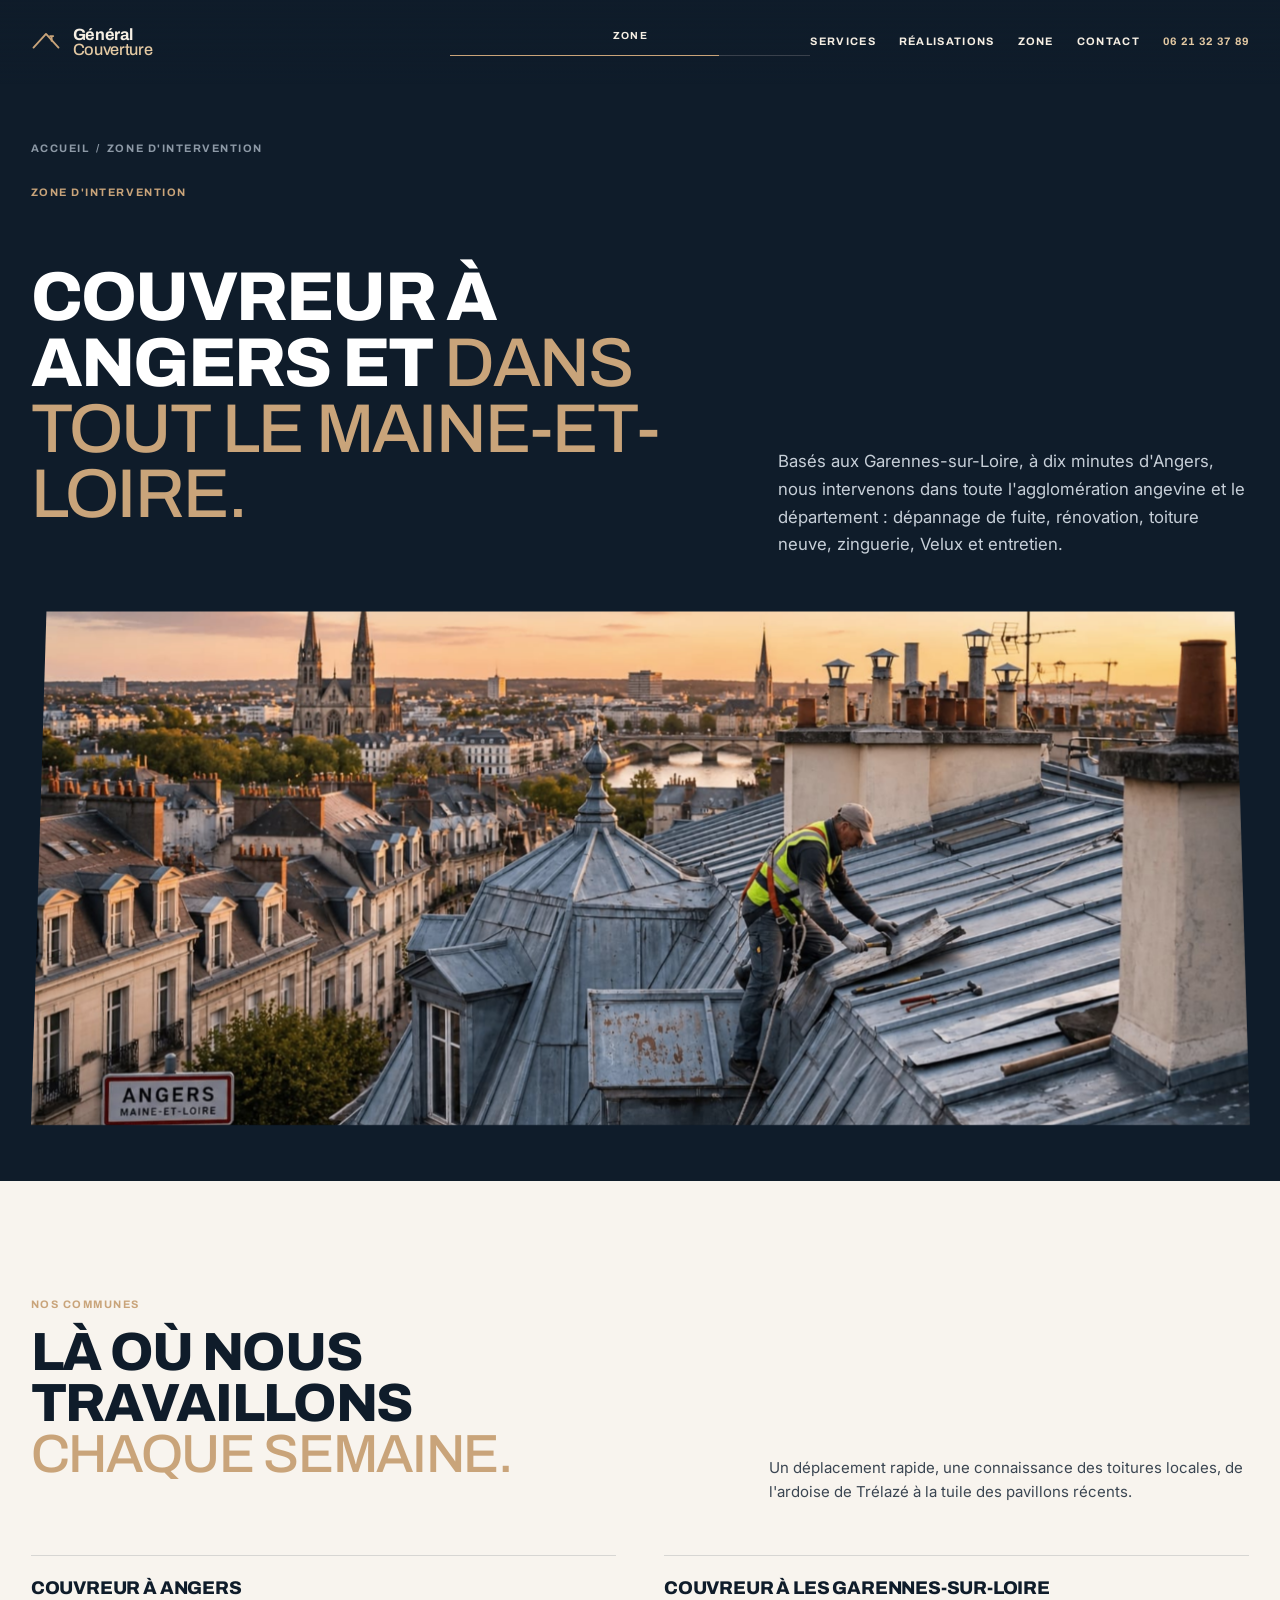
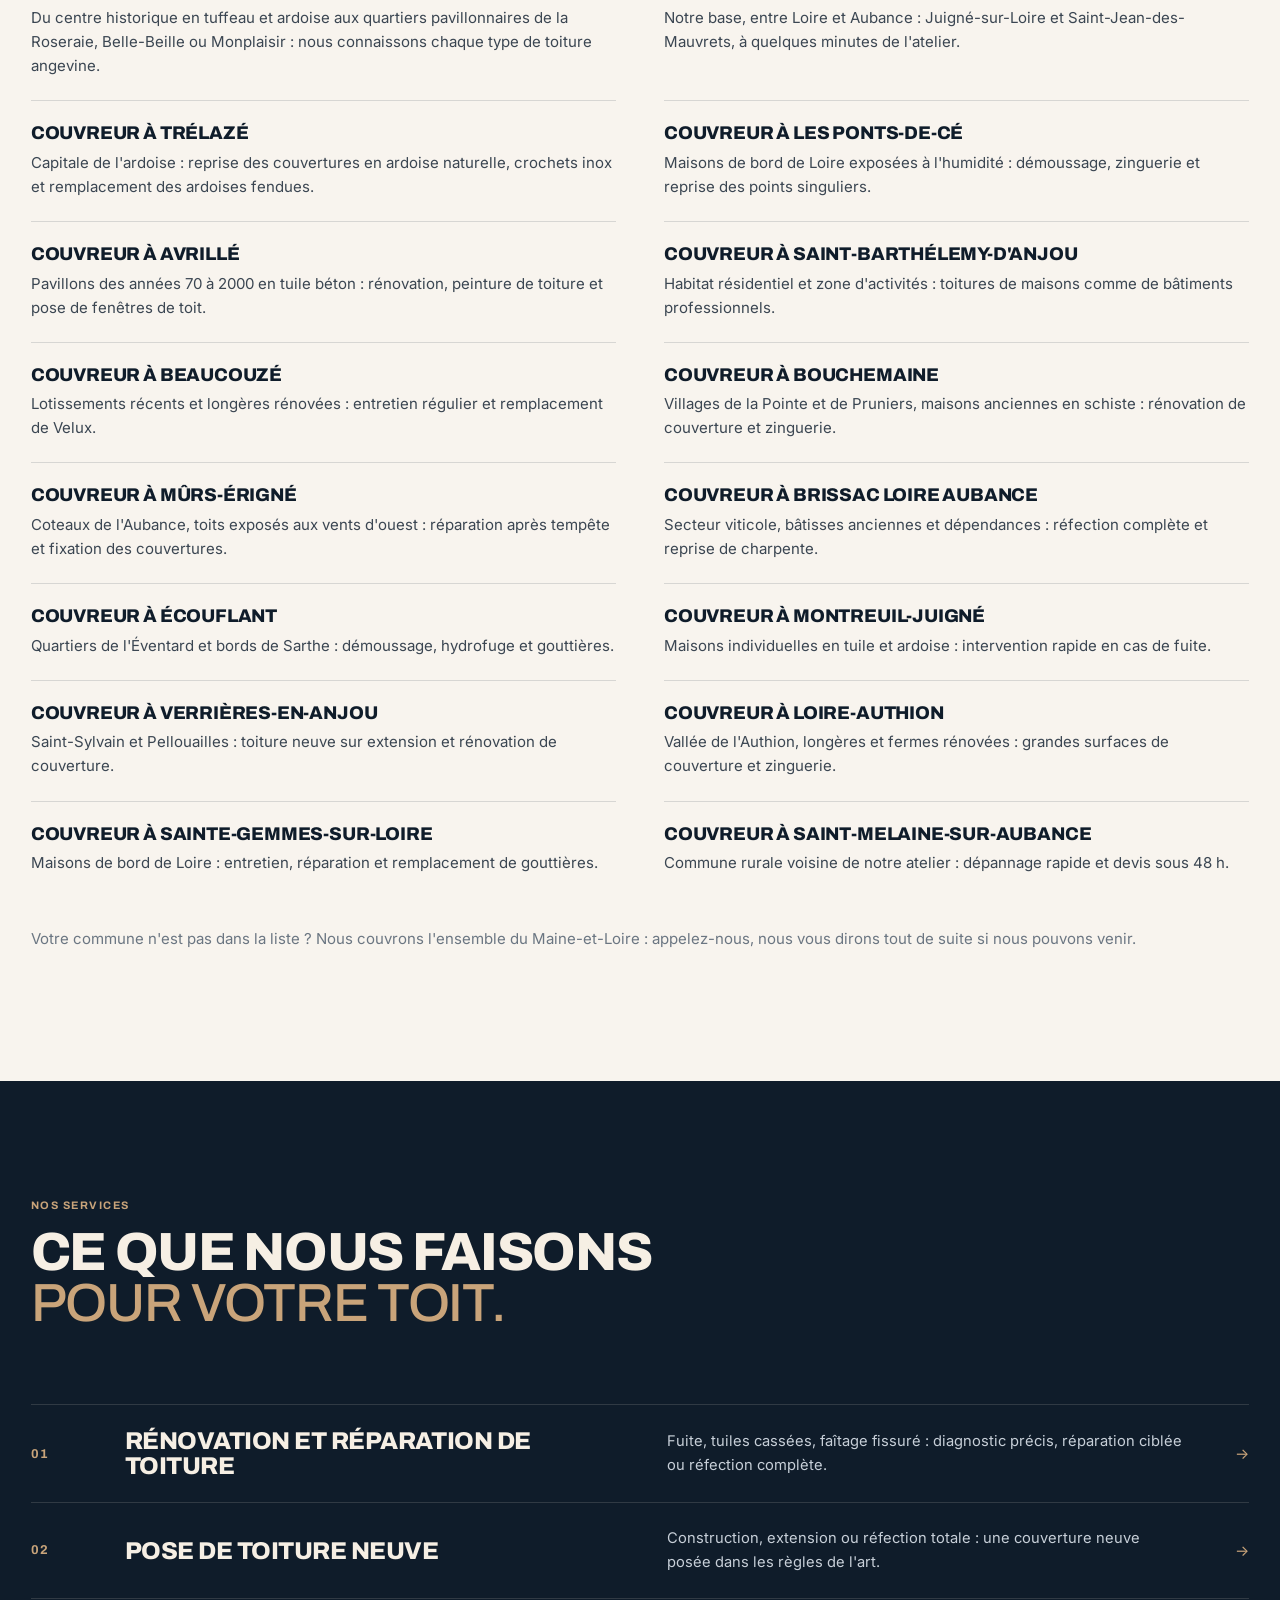
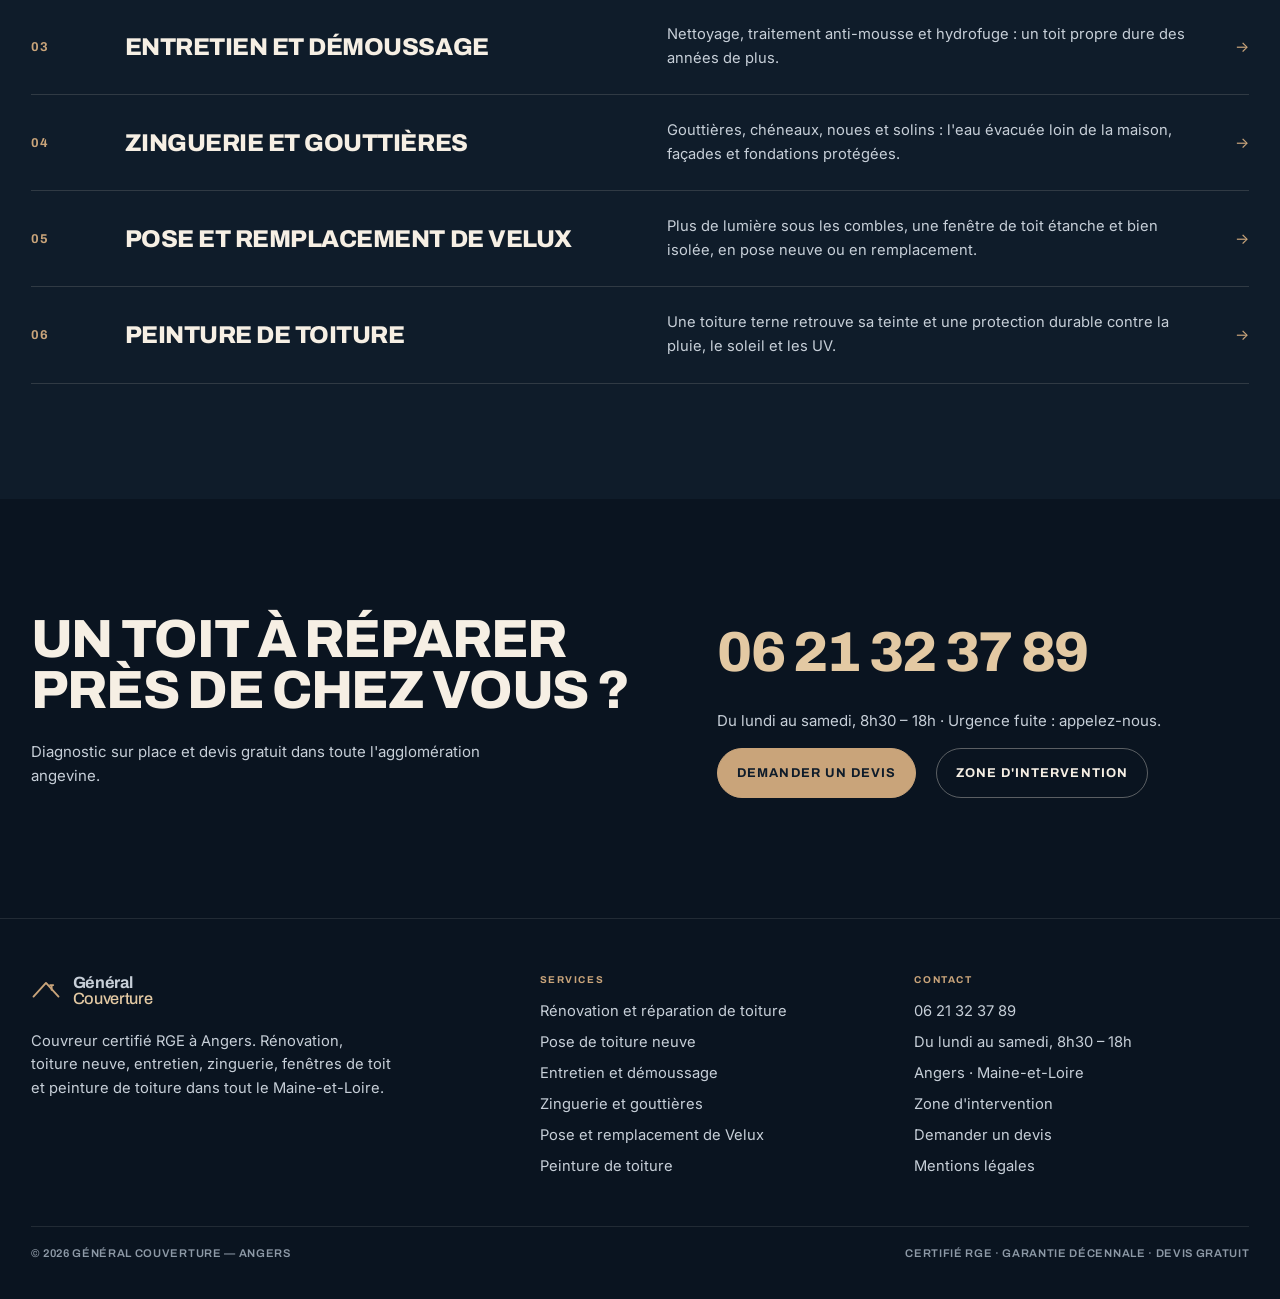
<file: zones-intervention.html>
<!DOCTYPE html>
<html lang="fr">
<head>
<meta charset="utf-8">
<meta name="viewport" content="width=device-width, initial-scale=1, viewport-fit=cover">
<title>Zone d'intervention : couvreur à Angers et dans le Maine-et-Loire | Général Couverture</title>
<meta name="description" content="Général Couverture intervient à Angers, Trélazé, Les Ponts-de-Cé, Avrillé, Bouchemaine, Brissac Loire Aubance et dans tout le Maine-et-Loire. Devis gratuit au 06 21 32 37 89.">
<link rel="canonical" href="https://generalcouverture.com/zones-intervention">
<meta name="theme-color" content="#0F1C2A">
<link rel="icon" href="data:image/svg+xml,%3Csvg xmlns='http://www.w3.org/2000/svg' viewBox='0 0 64 64'%3E%3Crect width='64' height='64' fill='%230F1C2A'/%3E%3Cpath d='M12 41 32 19l20 22M41 22.5V30M38.5 22.5h5' fill='none' stroke='%23C9A47A' stroke-width='4' stroke-linecap='round' stroke-linejoin='round'/%3E%3C/svg%3E">
<meta property="og:type" content="website"><meta property="og:locale" content="fr_FR"><meta property="og:site_name" content="Général Couverture">
<meta property="og:title" content="Zone d'intervention : couvreur à Angers et dans le Maine-et-Loire | Général Couverture"><meta property="og:description" content="Général Couverture intervient à Angers, Trélazé, Les Ponts-de-Cé, Avrillé, Bouchemaine, Brissac Loire Aubance et dans tout le Maine-et-Loire. Devis gratuit au 06 21 32 37 89."><meta property="og:url" content="https://generalcouverture.com/zones-intervention"><meta property="og:image" content="https://generalcouverture.com/images/og-image.jpg">
<link rel="preconnect" href="https://fonts.googleapis.com"><link rel="preconnect" href="https://fonts.gstatic.com" crossorigin>
<link href="https://fonts.googleapis.com/css2?family=Archivo:wght@500;600;700;800&family=Inter:wght@400;500;600&display=swap" rel="stylesheet">
<link rel="stylesheet" href="/css/studio.css?v=52">

</head>
<body>
<header class="site-header" id="header">
  <a class="brand" href="/" aria-label="Général Couverture, accueil"><svg class="brand-glyph" viewBox="0 0 48 44" aria-hidden="true" fill="none" stroke="currentColor" stroke-width="3" stroke-linecap="round" stroke-linejoin="round"><path d="M4 31 24 9l20 22"/><path d="M33 12.5V20M30.5 12.5h5"/></svg><span class="brand-text"><span>Général</span><span>Couverture</span></span></a>
  <div class="nav-center" aria-hidden="true"><span class="label" id="nav-section">Zone</span><div class="nav-line"><span id="nav-fill"></span></div></div>
  <div class="nav-right">
    <a href="/#services">Services</a><a href="/#realisations">Réalisations</a><a href="/zones-intervention">Zone</a><a href="/contact">Contact</a><a class="nav-tel" href="tel:+33621323789">06 21 32 37 89</a>
    <button class="burger" id="burger" aria-label="Ouvrir le menu" aria-expanded="false" aria-controls="menu"><span></span></button>
  </div>
</header>
<div class="menu" id="menu" aria-label="Menu">
  <div></div>
  <nav class="menu-list">
    <div><a href="/#services">Services</a><a href="/#realisations">Réalisations</a><a href="/zones-intervention">Zone d'intervention</a><a href="/contact">Contact</a></div>
    <div class="small"><a href="/renovation-reparation-toiture">Rénovation et réparation</a><a href="/pose-toiture-neuve">Toiture neuve</a><a href="/entretien-demoussage">Entretien et démoussage</a><a href="/zinguerie">Zinguerie et gouttières</a><a href="/pose-velux">Fenêtres de toit Velux</a><a href="/peinture-toiture">Peinture de toiture</a></div>
  </nav>
  <div class="menu-foot"><span>Général Couverture · Angers · Maine-et-Loire</span><a href="tel:+33621323789">06 21 32 37 89</a></div>
</div>
<main>
<section class="page-top" data-nav="Zone"><div><nav class="crumbs label muted" aria-label="Fil d'Ariane"><a href="/">Accueil</a><span>/</span><span>Zone d'intervention</span></nav><span class="label gold">Zone d'intervention</span><h1 style="margin-top:0.9em">Couvreur à Angers et <span class="h-light">dans tout le Maine-et-Loire.</span></h1></div><p class="lead">Basés aux Garennes-sur-Loire, à dix minutes d'Angers, nous intervenons dans toute l'agglomération angevine et le département : dépannage de fuite, rénovation, toiture neuve, zinguerie, Velux et entretien.</p></section>
<div class="page-visual reveal"><img src="/images/hero-bg.jpg" alt="" aria-hidden="true" width="1600" height="686"></div>
<section class="section cream" data-nav="Communes"><div class="wrap"><div class="section-head reveal"><div><span class="label gold">Nos communes</span><h2>Là où nous travaillons<br><span class="h-light">chaque semaine.</span></h2></div><p>Un déplacement rapide, une connaissance des toitures locales, de l'ardoise de Trélazé à la tuile des pavillons récents.</p></div><ul class="zone-cards"><li id="angers" class="reveal" style="--i:0"><h3>Couvreur à Angers</h3><p>Du centre historique en tuffeau et ardoise aux quartiers pavillonnaires de la Roseraie, Belle-Beille ou Monplaisir : nous connaissons chaque type de toiture angevine.</p></li><li id="les-garennes-sur-loire" class="reveal" style="--i:1"><h3>Couvreur à Les Garennes-sur-Loire</h3><p>Notre base, entre Loire et Aubance : Juigné-sur-Loire et Saint-Jean-des-Mauvrets, à quelques minutes de l'atelier.</p></li><li id="trelaze" class="reveal" style="--i:0"><h3>Couvreur à Trélazé</h3><p>Capitale de l'ardoise : reprise des couvertures en ardoise naturelle, crochets inox et remplacement des ardoises fendues.</p></li><li id="les-ponts-de-ce" class="reveal" style="--i:1"><h3>Couvreur à Les Ponts-de-Cé</h3><p>Maisons de bord de Loire exposées à l'humidité : démoussage, zinguerie et reprise des points singuliers.</p></li><li id="avrille" class="reveal" style="--i:0"><h3>Couvreur à Avrillé</h3><p>Pavillons des années 70 à 2000 en tuile béton : rénovation, peinture de toiture et pose de fenêtres de toit.</p></li><li id="saint-barthelemy-d-anjou" class="reveal" style="--i:1"><h3>Couvreur à Saint-Barthélemy-d'Anjou</h3><p>Habitat résidentiel et zone d'activités : toitures de maisons comme de bâtiments professionnels.</p></li><li id="beaucouze" class="reveal" style="--i:0"><h3>Couvreur à Beaucouzé</h3><p>Lotissements récents et longères rénovées : entretien régulier et remplacement de Velux.</p></li><li id="bouchemaine" class="reveal" style="--i:1"><h3>Couvreur à Bouchemaine</h3><p>Villages de la Pointe et de Pruniers, maisons anciennes en schiste : rénovation de couverture et zinguerie.</p></li><li id="murs-erigne" class="reveal" style="--i:0"><h3>Couvreur à Mûrs-Érigné</h3><p>Coteaux de l'Aubance, toits exposés aux vents d'ouest : réparation après tempête et fixation des couvertures.</p></li><li id="brissac-loire-aubance" class="reveal" style="--i:1"><h3>Couvreur à Brissac Loire Aubance</h3><p>Secteur viticole, bâtisses anciennes et dépendances : réfection complète et reprise de charpente.</p></li><li id="ecouflant" class="reveal" style="--i:0"><h3>Couvreur à Écouflant</h3><p>Quartiers de l'Éventard et bords de Sarthe : démoussage, hydrofuge et gouttières.</p></li><li id="montreuil-juigne" class="reveal" style="--i:1"><h3>Couvreur à Montreuil-Juigné</h3><p>Maisons individuelles en tuile et ardoise : intervention rapide en cas de fuite.</p></li><li id="verrieres-en-anjou" class="reveal" style="--i:0"><h3>Couvreur à Verrières-en-Anjou</h3><p>Saint-Sylvain et Pellouailles : toiture neuve sur extension et rénovation de couverture.</p></li><li id="loire-authion" class="reveal" style="--i:1"><h3>Couvreur à Loire-Authion</h3><p>Vallée de l'Authion, longères et fermes rénovées : grandes surfaces de couverture et zinguerie.</p></li><li id="sainte-gemmes-sur-loire" class="reveal" style="--i:0"><h3>Couvreur à Sainte-Gemmes-sur-Loire</h3><p>Maisons de bord de Loire : entretien, réparation et remplacement de gouttières.</p></li><li id="saint-melaine-sur-aubance" class="reveal" style="--i:1"><h3>Couvreur à Saint-Melaine-sur-Aubance</h3><p>Commune rurale voisine de notre atelier : dépannage rapide et devis sous 48 h.</p></li></ul><p class="muted" style="margin-top:2em">Votre commune n'est pas dans la liste ? Nous couvrons l'ensemble du Maine-et-Loire : appelez-nous, nous vous dirons tout de suite si nous pouvons venir.</p></div></section>
<section class="section navy" data-nav="Services"><div class="wrap"><div class="section-head reveal"><div><span class="label gold">Nos services</span><h2>Ce que nous faisons<br><span class="h-light">pour votre toit.</span></h2></div></div><ol class="srv-list"><li class="srv-row reveal" style="--i:0"><a href="/renovation-reparation-toiture"><span class="srv-num">01</span><span class="srv-title">Rénovation et réparation de toiture</span><span class="srv-desc">Fuite, tuiles cassées, faîtage fissuré : diagnostic précis, réparation ciblée ou réfection complète.</span><span class="srv-arrow">→</span></a></li><li class="srv-row reveal" style="--i:1"><a href="/pose-toiture-neuve"><span class="srv-num">02</span><span class="srv-title">Pose de toiture neuve</span><span class="srv-desc">Construction, extension ou réfection totale : une couverture neuve posée dans les règles de l'art.</span><span class="srv-arrow">→</span></a></li><li class="srv-row reveal" style="--i:2"><a href="/entretien-demoussage"><span class="srv-num">03</span><span class="srv-title">Entretien et démoussage</span><span class="srv-desc">Nettoyage, traitement anti-mousse et hydrofuge : un toit propre dure des années de plus.</span><span class="srv-arrow">→</span></a></li><li class="srv-row reveal" style="--i:3"><a href="/zinguerie"><span class="srv-num">04</span><span class="srv-title">Zinguerie et gouttières</span><span class="srv-desc">Gouttières, chéneaux, noues et solins : l'eau évacuée loin de la maison, façades et fondations protégées.</span><span class="srv-arrow">→</span></a></li><li class="srv-row reveal" style="--i:4"><a href="/pose-velux"><span class="srv-num">05</span><span class="srv-title">Pose et remplacement de Velux</span><span class="srv-desc">Plus de lumière sous les combles, une fenêtre de toit étanche et bien isolée, en pose neuve ou en remplacement.</span><span class="srv-arrow">→</span></a></li><li class="srv-row reveal" style="--i:5"><a href="/peinture-toiture"><span class="srv-num">06</span><span class="srv-title">Peinture de toiture</span><span class="srv-desc">Une toiture terne retrouve sa teinte et une protection durable contre la pluie, le soleil et les UV.</span><span class="srv-arrow">→</span></a></li></ol></div></section>
<section class="section cta-band" data-nav="Contact"><div class="section-inner">
  <div class="reveal"><h2>Un toit à réparer<br>près de chez vous ?</h2><p>Diagnostic sur place et devis gratuit dans toute l'agglomération angevine.</p></div>
  <div class="reveal" style="--i:1"><a class="contact-phone" href="tel:+33621323789">06 21 32 37 89</a><p>Du lundi au samedi, 8h30 – 18h · Urgence fuite : appelez-nous.</p><div class="btn-row"><a class="btn btn-gold" href="/contact">Demander un devis</a><a class="btn btn-outline" href="/zones-intervention">Zone d'intervention</a></div></div>
</div></section>
</main>
<footer class="footer navy" data-nav="Contact">
  <div class="footer-grid">
    <div><a class="brand" href="/" aria-label="Général Couverture, accueil"><svg class="brand-glyph" viewBox="0 0 48 44" aria-hidden="true" fill="none" stroke="currentColor" stroke-width="3" stroke-linecap="round" stroke-linejoin="round"><path d="M4 31 24 9l20 22"/><path d="M33 12.5V20M30.5 12.5h5"/></svg><span class="brand-text"><span>Général</span><span>Couverture</span></span></a><p class="footer-desc">Couvreur certifié RGE à Angers. Rénovation, toiture neuve, entretien, zinguerie, fenêtres de toit et peinture de toiture dans tout le Maine-et-Loire.</p></div>
    <div><h4 class="label">Services</h4><ul><li><a href="/renovation-reparation-toiture">Rénovation et réparation de toiture</a></li><li><a href="/pose-toiture-neuve">Pose de toiture neuve</a></li><li><a href="/entretien-demoussage">Entretien et démoussage</a></li><li><a href="/zinguerie">Zinguerie et gouttières</a></li><li><a href="/pose-velux">Pose et remplacement de Velux</a></li><li><a href="/peinture-toiture">Peinture de toiture</a></li></ul></div>
    <div><h4 class="label">Contact</h4><ul><li><a href="tel:+33621323789">06 21 32 37 89</a></li><li>Du lundi au samedi, 8h30 – 18h</li><li>Angers · Maine-et-Loire</li><li><a href="/zones-intervention">Zone d'intervention</a></li><li><a href="/contact">Demander un devis</a></li><li><a href="/mentions-legales">Mentions légales</a></li></ul></div>
  </div>
  <div class="footer-bottom"><span>© 2026 Général Couverture — Angers</span><span>Certifié RGE · Garantie décennale · Devis gratuit</span></div>
</footer>
<a class="call-bar" href="tel:+33621323789">Appeler · 06 21 32 37 89</a>
<script src="/js/site.js?v=52"></script>

</body>
</html>
</file>
<file: css/studio.css>
/* ==========================================================================
   Général Couverture — direction « studio » v5 : bleu nuit / crème / or champagne
   (palette du Comptoir de l'Habitat), capitales Archivo, atelier 3D, cartes au défilement
   ========================================================================== */
:root {
  --navy: #0F1C2A; --navy-2: #142334; --navy-3: #1B2D40; --navy-deep: #0A1420;
  --cream: #F8F4EE; --cream-2: #F0EAE0; --cream-3: #E4DCCF;
  --gold: #C9A47A; --gold-light: #E3C9A3; --gold-dark: #A07E55;
  --display: "Archivo", "Helvetica Neue", Arial, sans-serif;
  --body: "Inter", "Helvetica Neue", Arial, sans-serif;
  --header-h: 84px;
  --gutter: clamp(20px, 2.4vw, 44px);
  --ease: cubic-bezier(0.22, 1, 0.36, 1);
  /* contexte sombre par défaut */
  --bg: var(--navy); --fg: #F6EFE4; --fg-2: #C7CFD8; --fg-muted: #8D99A6;
  --ln: rgba(246, 239, 228, 0.14); --ln-2: rgba(246, 239, 228, 0.34); --card: rgba(246, 239, 228, 0.04);
}
.cream { --bg: var(--cream); --fg: var(--navy); --fg-2: #3B4652; --fg-muted: #6B7682; --ln: rgba(15, 28, 42, 0.14); --ln-2: rgba(15, 28, 42, 0.36); --card: var(--cream-2); }
.navy { --bg: var(--navy); --fg: #F6EFE4; --fg-2: #C7CFD8; --fg-muted: #8D99A6; --ln: rgba(246, 239, 228, 0.14); --ln-2: rgba(246, 239, 228, 0.34); --card: rgba(246, 239, 228, 0.04); }

*, *::before, *::after { box-sizing: border-box; }
html { scroll-behavior: smooth; -webkit-text-size-adjust: 100%; }
body { margin: 0; background: var(--navy); color: var(--fg); font-family: var(--body); font-size: 15px; line-height: 1.6; -webkit-font-smoothing: antialiased; overflow-x: hidden; }
img { max-width: 100%; height: auto; display: block; }
a { color: inherit; text-decoration: none; }
button { font: inherit; color: inherit; }
ul, ol { margin: 0; padding: 0; list-style: none; }
p { margin: 0 0 1em; }
h1, h2, h3, h4 { font-family: var(--display); font-weight: 800; text-transform: uppercase; letter-spacing: -0.025em; line-height: 0.95; margin: 0 0 0.45em; color: var(--fg); }
h1 { font-size: clamp(2.4rem, 5.4vw, 5rem); }
h2 { font-size: clamp(2rem, 4.2vw, 3.8rem); }
h3 { font-size: 1.15rem; letter-spacing: -0.01em; line-height: 1.1; }
.h-light { font-weight: 500; color: var(--gold); }
.wrap { padding: 0 var(--gutter); }
.label { font-family: var(--display); font-size: 0.68rem; font-weight: 700; letter-spacing: 0.14em; text-transform: uppercase; color: var(--fg); }
.label.muted, .muted { color: var(--fg-muted); }
.label.gold, .gold { color: var(--gold); }
.lead { font-size: 1.05rem; line-height: 1.65; color: var(--fg-2); max-width: 540px; }
.section { padding: clamp(72px, 9vw, 130px) 0; position: relative; background: var(--bg); color: var(--fg); }
.section-head { display: flex; justify-content: space-between; align-items: flex-end; gap: 40px; margin-bottom: clamp(32px, 4vw, 64px); }
.section-head p { max-width: 480px; margin: 0; color: var(--fg-2); }
.section-head .label { display: block; margin-bottom: 1.2em; }
[id] { scroll-margin-top: calc(var(--header-h) + 16px); }

/* ---------- apparitions ---------- */
.reveal { opacity: 0; transform: translateY(22px); transition: opacity 0.8s var(--ease), transform 0.8s var(--ease); transition-delay: calc(var(--i, 0) * 80ms); }
.reveal.in { opacity: 1; transform: none; }
@media (prefers-reduced-motion: reduce) { .reveal { opacity: 1; transform: none; transition: none; } }

/* ---------- boutons ---------- */
.btn { display: inline-flex; align-items: center; justify-content: center; gap: 0.6em; min-height: 50px; padding: 0.7em 1.5em; border-radius: 999px; font-family: var(--display); font-weight: 700; font-size: 0.8rem; letter-spacing: 0.08em; text-transform: uppercase; border: 1px solid var(--ln-2); cursor: pointer; white-space: nowrap; color: var(--fg); background: transparent; transition: background-color 0.25s var(--ease), color 0.25s var(--ease), border-color 0.25s, transform 0.25s var(--ease); }
.btn:active { transform: scale(0.98); }
.btn-gold, .btn-dark { background: var(--gold); border-color: var(--gold); color: var(--navy); }
.btn-gold:hover, .btn-dark:hover { background: var(--gold-light); border-color: var(--gold-light); }
.btn-outline:hover { background: var(--fg); color: var(--bg); border-color: var(--fg); }
.btn-lg { min-height: 58px; padding: 0.9em 2em; font-size: 0.88rem; }
.btn-sm { min-height: 42px; padding: 0.5em 1.1em; font-size: 0.72rem; }
.btn-row { display: flex; flex-wrap: wrap; align-items: center; gap: 12px 20px; }
.tel-link { font-family: var(--display); font-weight: 700; font-size: 1.05rem; letter-spacing: -0.01em; }
.tel-link:hover { color: var(--gold); }
.link-u { font-family: var(--display); font-weight: 700; font-size: 0.76rem; letter-spacing: 0.1em; text-transform: uppercase; border-bottom: 1px solid var(--gold); padding-bottom: 3px; color: var(--fg); }
.link-u:hover { color: var(--gold); }

/* ---------- en-tête ---------- */
.site-header { position: fixed; top: 0; left: 0; right: 0; z-index: 90; height: var(--header-h); display: grid; grid-template-columns: 1fr auto 1fr; align-items: center; padding: 0 var(--gutter); pointer-events: none; color: #F6EFE4; background: linear-gradient(to bottom, rgba(15, 28, 42, 0.55), rgba(15, 28, 42, 0)); transition: background-color 0.4s, box-shadow 0.4s; }
.site-header.is-scrolled { background: rgba(15, 28, 42, 0.86); box-shadow: 0 1px 0 rgba(246, 239, 228, 0.08); }
.site-header > * { pointer-events: auto; }
.brand { display: inline-flex; align-items: center; gap: 12px; }
.brand-glyph { width: 30px; height: 28px; color: var(--gold); flex: none; }
.brand-text { font-family: var(--display); font-weight: 700; font-size: 1.02rem; line-height: 0.95; letter-spacing: -0.02em; }
.brand-text span { display: block; }
.brand-text span + span { color: var(--gold-light); font-weight: 500; }
.nav-center { display: flex; flex-direction: column; align-items: center; gap: 10px; min-width: 360px; }
.nav-line { width: 100%; height: 1px; background: rgba(246, 239, 228, 0.18); position: relative; }
.nav-line span { position: absolute; left: 0; top: 0; bottom: 0; width: 0; background: var(--gold); transition: width 0.2s linear; }
.nav-center .label { font-size: 0.64rem; color: #F6EFE4; }
.nav-right { display: flex; justify-content: flex-end; align-items: center; gap: clamp(14px, 1.8vw, 28px); white-space: nowrap; }
.nav-right a { font-family: var(--display); font-size: 0.68rem; font-weight: 700; letter-spacing: 0.12em; text-transform: uppercase; }
.nav-right a:hover { color: var(--gold-light); }
.nav-right a.nav-tel { color: var(--gold-light); }
.burger { display: none; width: 44px; height: 44px; border: 1px solid rgba(246, 239, 228, 0.5); border-radius: 50%; background: transparent; cursor: pointer; position: relative; }
.burger span, .burger span::before, .burger span::after { content: ""; position: absolute; left: 12px; width: 18px; height: 1.5px; background: #F6EFE4; transition: transform 0.25s var(--ease), background-color 0.2s; }
.burger span { top: 21px; }
.burger span::before { top: -5px; left: 0; }
.burger span::after { top: 5px; left: 0; }
.burger[aria-expanded="true"] span { background: transparent; }
.burger[aria-expanded="true"] span::before { transform: translateY(5px) rotate(45deg); }
.burger[aria-expanded="true"] span::after { transform: translateY(-5px) rotate(-45deg); }
.menu { position: fixed; inset: 0; background: var(--navy); color: #F6EFE4; z-index: 85; display: grid; grid-template-rows: var(--header-h) 1fr auto; padding: 0 var(--gutter) 32px; transform: translateY(-100%); transition: transform 0.45s var(--ease); visibility: hidden; }
.menu.is-open { transform: none; visibility: visible; }
.menu-list { align-self: center; display: grid; grid-template-columns: 1fr 1fr; gap: 24px 48px; }
.menu-list a { font-family: var(--display); font-weight: 800; text-transform: uppercase; letter-spacing: -0.02em; font-size: clamp(1.6rem, 4vw, 3.4rem); line-height: 1; display: block; padding: 0.12em 0; border-bottom: 1px solid var(--ln); }
.menu-list a:hover { color: var(--gold-light); }
.menu-list .small a { font-size: 1rem; font-weight: 700; letter-spacing: 0.08em; padding: 0.6em 0; }
.menu-foot { display: flex; justify-content: space-between; flex-wrap: wrap; gap: 12px; font-size: 0.8rem; color: var(--fg-muted); }

/* ---------- expérience : la maquette racontée au défilement ---------- */
.experience { position: relative; display: grid; grid-template-columns: minmax(0, 42%) minmax(0, 58%); background: var(--navy); color: #F6EFE4; }
.steps { grid-column: 1; grid-row: 1; position: relative; z-index: 2; }
.stage { grid-column: 2; grid-row: 1; position: sticky; top: 0; height: 100vh; height: 100svh; overflow: hidden; background: var(--navy); color: #F6EFE4; }
.stage::before { content: ""; position: absolute; inset: 0; background: radial-gradient(60% 55% at 50% 48%, rgba(201, 164, 122, 0.18), rgba(15, 28, 42, 0) 70%), radial-gradient(90% 50% at 50% 100%, rgba(10, 20, 32, 0.9), rgba(10, 20, 32, 0) 60%); pointer-events: none; }
.stage canvas { position: absolute; inset: 0; width: 100%; height: 100%; touch-action: pan-y; cursor: grab; display: block; }
.stage canvas:active { cursor: grabbing; }
.stage-grid { position: absolute; inset: 0; background-image: linear-gradient(rgba(246, 239, 228, 0.045) 1px, transparent 1px), linear-gradient(90deg, rgba(246, 239, 228, 0.045) 1px, transparent 1px); background-size: 72px 72px; mask-image: radial-gradient(70% 70% at 50% 50%, #000 20%, transparent 100%); -webkit-mask-image: radial-gradient(70% 70% at 50% 50%, #000 20%, transparent 100%); pointer-events: none; }
.stage-ui { position: absolute; left: var(--gutter); bottom: 26px; z-index: 3; pointer-events: none; display: flex; align-items: center; gap: 14px; }
.stage-ui .label { font-size: 0.62rem; }
.stage-loading { position: absolute; inset: 0; display: grid; place-items: center; background: var(--navy); transition: opacity 0.8s ease, visibility 0.8s; z-index: 6; }
.stage-loading.is-hidden { opacity: 0; visibility: hidden; pointer-events: none; }
.stage-loading div { width: 140px; height: 1px; background: rgba(246, 239, 228, 0.2); overflow: hidden; }
.stage-loading span { display: block; width: 40%; height: 100%; background: var(--gold); animation: load 1.1s ease-in-out infinite; }
@keyframes load { 0% { transform: translateX(-100%); } 100% { transform: translateX(260%); } }
.stage.no-3d canvas { display: none; }
.m-caption { display: none; }

.step { min-height: 100vh; display: flex; align-items: center; padding: 0 var(--gutter); }
.step-hs { min-height: 88vh; }
.step-inner { max-width: 540px; transition: opacity 0.3s ease; }
.step-num { display: block; margin-bottom: 1.5em; }
.step .where { display: block; margin-bottom: 0.8em; }
.step h2 { font-size: clamp(1.9rem, 3vw, 2.8rem); margin-bottom: 0.5em; color: #fff; }
.step p { color: var(--fg-2); max-width: 470px; }
.step p b { color: #F6EFE4; font-weight: 600; }
.step-hero { padding-top: var(--header-h); }
.step-hero h1 { margin: 0.6em 0 0.4em; color: #fff; }
.step-hero h1 .h-light { color: var(--gold-light); }
.step-hero .lead { color: #C7CFD8; margin-bottom: 1.8em; }
.lead-short { display: none; }
.hero-facts { display: flex; flex-wrap: wrap; gap: 0.6em 2em; margin-top: 2.2em; padding-top: 1.4em; border-top: 1px solid rgba(246, 239, 228, 0.16); }
.hero-facts li { font-size: 0.64rem; letter-spacing: 0.12em; text-transform: uppercase; color: var(--fg-muted); font-family: var(--display); font-weight: 700; }
.hero-facts li strong { display: block; font-size: 1.3rem; letter-spacing: -0.02em; color: #fff; margin-bottom: 0.15em; }
.after-hint { display: block; margin-top: 1.6em; padding-top: 1em; border-top: 1px solid var(--ln); }
.layer-legend { counter-reset: layer; margin: 0.6em 0 1.6em; border-top: 1px solid var(--ln); }
.layer-legend li { display: grid; grid-template-columns: 28px 150px 1fr; gap: 12px; align-items: baseline; padding: 9px 0; border-bottom: 1px solid var(--ln); }
.layer-legend li::before { counter-increment: layer; content: counter(layer); font-family: var(--display); font-size: 0.62rem; font-weight: 800; color: var(--gold); }
.layer-legend .label { font-size: 0.62rem; }
.layer-legend small { font-size: 0.78rem; color: var(--fg-muted); line-height: 1.4; }
.clean-meter { display: flex; justify-content: space-between; align-items: center; gap: 16px; padding: 14px 0; margin: 1em 0 1.4em; border-top: 1px solid var(--ln); border-bottom: 1px solid var(--ln); }
.clean-val { font-family: var(--display); font-weight: 800; font-size: 1.6rem; letter-spacing: -0.03em; color: var(--gold-light); }
.chips { display: flex; flex-wrap: wrap; gap: 8px; margin-bottom: 1.2em; }
.chip { font-family: var(--display); font-size: 0.64rem; font-weight: 700; letter-spacing: 0.06em; text-transform: uppercase; min-height: 38px; padding: 0.45em 1em; border-radius: 999px; cursor: pointer; background: transparent; color: var(--fg-2); border: 1px solid var(--ln-2); transition: all 0.25s var(--ease); }
.chip:hover { border-color: #F6EFE4; color: #fff; }
.chip.is-active { background: var(--gold); border-color: var(--gold); color: var(--navy); }
.mat-info h3 { font-size: 1.3rem; margin: 0.5em 0 0.4em; color: #fff; }
.mat-info p { font-size: 0.92rem; }
.facts { margin: 0.8em 0 0; border-top: 1px solid var(--ln); max-width: 470px; }
.facts div { display: flex; justify-content: space-between; gap: 12px; padding: 8px 0; border-bottom: 1px solid var(--ln); }
.facts dt { color: var(--fg-muted); font-family: var(--display); font-size: 0.58rem; letter-spacing: 0.12em; text-transform: uppercase; font-weight: 700; padding-top: 0.35em; }
.facts dd { margin: 0; color: #F6EFE4; text-align: right; font-size: 0.86rem; }
.step-cta { margin-top: 1.6em; }

/* étiquettes projetées */
.labels { position: absolute; inset: 0; pointer-events: none; overflow: hidden; z-index: 2; }
.lbl, .hs { position: absolute; left: 0; top: 0; display: flex; align-items: center; gap: 0.55em; opacity: 0; transform: translate(-50%, -50%); transition: opacity 0.35s ease; will-change: transform, opacity; }
.lbl .dot { width: 9px; height: 9px; border-radius: 50%; background: var(--gold); flex: none; box-shadow: 0 0 0 4px rgba(201, 164, 122, 0.2); }
.lbl .tag { display: flex; flex-direction: column; font-size: 0.68rem; line-height: 1.35; color: var(--fg-2); background: rgba(15, 28, 42, 0.86); border: 1px solid rgba(246, 239, 228, 0.22); padding: 0.4em 0.7em; white-space: nowrap; }
.lbl .tag b { font-family: var(--display); font-weight: 700; text-transform: uppercase; letter-spacing: 0.06em; font-size: 0.64rem; color: #fff; }
.lbl.is-flipped, .hs.is-flipped { flex-direction: row-reverse; }
.lbl.is-flipped .tag, .hs.is-flipped .tag { text-align: right; }
.hs { cursor: pointer; background: none; border: 0; padding: 0; font: inherit; }
.hs .dot { width: 24px; height: 24px; border-radius: 50%; background: var(--gold); color: var(--navy); flex: none; box-shadow: 0 0 0 5px rgba(201, 164, 122, 0.25); animation: pulse 1.8s ease-in-out infinite; display: grid; place-items: center; font-family: var(--display); font-size: 0.58rem; font-weight: 800; }
.hs .tag { font-family: var(--display); font-size: 0.6rem; font-weight: 700; letter-spacing: 0.08em; text-transform: uppercase; color: #fff; background: rgba(15, 28, 42, 0.86); border: 1px solid rgba(246, 239, 228, 0.22); padding: 0.45em 0.7em; white-space: nowrap; display: none; }
.hs.is-active .tag, .hs:hover .tag { display: block; }
.hs.is-active .dot { background: #fff; box-shadow: 0 0 0 5px rgba(255, 255, 255, 0.25); animation: none; }
.hs.is-active .tag { border-color: var(--gold); color: var(--gold-light); }
.stage.is-after .hs.is-active .dot { background: #4cc38a; box-shadow: 0 0 0 5px rgba(76, 195, 138, 0.3); }
@keyframes pulse { 0%, 100% { transform: scale(1); } 50% { transform: scale(1.35); } }

/* ---------- anneaux 3D au défilement : services, méthode, réalisations ---------- */
.ring-section { position: relative; height: calc(var(--n, 6) * 62vh + 100vh); background: var(--bg); color: var(--fg); }
.ring-stage { position: sticky; top: 0; height: 100vh; height: 100svh; overflow: hidden; display: grid; grid-template-rows: auto minmax(0, 1fr) auto; padding: calc(var(--header-h) + 10px) var(--gutter) 28px; }
.ring-stage::before { content: ""; position: absolute; inset: 0; background: radial-gradient(50% 45% at 50% 50%, rgba(201, 164, 122, 0.1), rgba(0, 0, 0, 0) 70%); pointer-events: none; }
.ring-head { display: flex; justify-content: space-between; align-items: flex-start; gap: 24px; position: relative; z-index: 2; }
.ring-wrap { position: relative; perspective: 1700px; perspective-origin: 50% 46%; touch-action: pan-y; user-select: none; -webkit-user-select: none; }
.ring[data-axis="y"] { cursor: grab; }
.ring { position: absolute; left: 50%; top: 50%; width: 0; height: 0; transform-style: preserve-3d; }
.ring-card { position: absolute; left: 0; top: 0; width: var(--cw); height: var(--ch); margin: calc(var(--ch) / -2) 0 0 calc(var(--cw) / -2); backface-visibility: hidden; will-change: transform, opacity, filter; }
.srv-card { --cw: min(40vw, 560px); --ch: calc(var(--cw) * 0.66); background: var(--navy-3); overflow: hidden; box-shadow: 0 30px 70px rgba(0, 0, 0, 0.45); border: 1px solid rgba(246, 239, 228, 0.1); }
.srv-card img { width: 100%; height: 100%; object-fit: cover; pointer-events: none; }
.srv-card .ring-tag { position: absolute; left: 18px; top: 16px; color: #fff; background: rgba(15, 28, 42, 0.62); padding: 0.45em 0.75em; font-size: 0.6rem; }
.srv-card figcaption { position: absolute; left: 0; right: 0; bottom: 0; padding: 50px 20px 18px; background: linear-gradient(to top, rgba(15, 28, 42, 0.92), rgba(15, 28, 42, 0)); color: #fff; font-family: var(--display); font-weight: 700; text-transform: uppercase; letter-spacing: -0.01em; font-size: 1.05rem; line-height: 1.05; }
.srv-card.is-front { cursor: pointer; }
.method-card { --cw: min(28vw, 380px); --ch: calc(var(--cw) * 1.25); background: var(--cream); border: 1px solid var(--ln); padding: 22px 24px 24px; display: flex; flex-direction: column; box-shadow: 0 30px 60px rgba(15, 28, 42, 0.18); color: var(--navy); }
.method-illu { width: 58%; margin: 0 0 10px; }
.method-card .num { font-family: var(--display); font-weight: 800; font-size: 0.64rem; letter-spacing: 0.16em; text-transform: uppercase; color: var(--gold-dark); display: block; margin-bottom: 0.8em; }
.method-card h3 { margin-bottom: 0.5em; }
.method-card p { color: #3B4652; font-size: 0.9rem; margin: 0; }
.ring-card.ba { --cw: min(62vw, 820px); --ch: calc(var(--cw) * 0.44); margin: calc(var(--ch) / -2) 0 0 calc(var(--cw) / -2); }
.ring-card.ba .ba-frame { height: 100%; aspect-ratio: auto; box-shadow: 0 30px 70px rgba(15, 28, 42, 0.25); }
.ring-card.ba figcaption { position: absolute; left: 0; right: 0; top: 100%; padding-top: 10px; font-size: 0.84rem; color: var(--fg-2); }
.ring-num { position: absolute; left: 0; top: 0; transform: translate(-50%, -50%); font-family: var(--display); font-weight: 800; font-size: clamp(9rem, 24vw, 24rem); line-height: 1; letter-spacing: -0.05em; color: var(--fg); opacity: 0.07; pointer-events: none; white-space: nowrap; }
.ring-foot { display: grid; grid-template-columns: minmax(0, 1fr) auto; align-items: end; gap: 24px; position: relative; z-index: 2; }
.ring-index { font-family: var(--display); font-weight: 800; font-size: clamp(2rem, 4vw, 3.4rem); line-height: 1; letter-spacing: -0.04em; display: flex; align-items: baseline; gap: 0.12em; color: var(--fg); margin-bottom: 0.2em; }
.ring-index .sep, .ring-index .tot { font-size: 0.4em; color: var(--fg-muted); font-weight: 600; letter-spacing: 0; }
.ring-caption h2 { font-size: clamp(1.5rem, 2.6vw, 2.4rem); margin: 0 0 0.3em; }
.ring-caption h2.swap { animation: swap 0.45s var(--ease); }
@keyframes swap { 0% { opacity: 0; transform: translateY(10px); } 100% { opacity: 1; transform: none; } }
.ring-caption .ring-sub { display: block; margin-bottom: 0.9em; }
.ring-desc { color: var(--fg-2); max-width: 440px; margin: 0 0 0.8em; font-size: 0.94rem; }
.ring-nav { display: flex; align-items: center; gap: 16px; }
.ring-dots { display: flex; gap: 6px; }
.ring-dots button { width: 36px; height: 36px; border-radius: 50%; border: 1px solid var(--ln-2); background: transparent; color: var(--fg-muted); font-family: var(--display); font-size: 0.6rem; font-weight: 700; cursor: pointer; transition: all 0.2s; }
.ring-dots button:hover { color: var(--fg); border-color: var(--fg); }
.ring-dots button.is-active { background: var(--gold); border-color: var(--gold); color: var(--navy); }
.ring-arrows { display: flex; gap: 8px; }
.ring-arrows button { width: 46px; height: 46px; border-radius: 50%; border: 1px solid var(--ln-2); background: transparent; cursor: pointer; font-size: 1rem; color: var(--fg); transition: background-color 0.2s, color 0.2s, border-color 0.2s; }
.ring-arrows button:hover { background: var(--gold); border-color: var(--gold); color: var(--navy); }

/* maquette filaire dorée au centre de l'anneau des services */
.wire { position: absolute; left: 0; top: 0; width: 0; height: 0; transform-style: preserve-3d; transform: translateY(14px) rotateX(-9deg) scale3d(1.3, 1.3, 1.3); pointer-events: none; }
.wire-spin { position: absolute; left: 0; top: 0; width: 0; height: 0; transform-style: preserve-3d; animation: wire-spin 42s linear infinite; }
@keyframes wire-spin { to { transform: rotateY(360deg); } }
.wire i { position: absolute; left: 0; top: 0; display: block; border: 1px solid rgba(201, 164, 122, 0.85); background: rgba(201, 164, 122, 0.06); box-shadow: inset 0 0 0 1px rgba(201, 164, 122, 0.08); }
.w-f, .w-b { width: 220px; height: 100px; margin: -50px 0 0 -110px; }
.w-f { transform: translateZ(75px); }
.w-b { transform: rotateY(180deg) translateZ(75px); }
.w-l, .w-r { width: 150px; height: 100px; margin: -50px 0 0 -75px; }
.w-l { transform: rotateY(-90deg) translateZ(110px); }
.w-r { transform: rotateY(90deg) translateZ(110px); }
.w-rf, .w-rb { width: 226px; height: 103px; margin: -51.5px 0 0 -113px; }
.w-rf { transform: translate3d(0, -85px, 37.5px) rotateX(43deg); }
.w-rb { transform: translate3d(0, -85px, -37.5px) rotateX(-43deg); }
.w-gl, .w-gr { width: 150px; height: 70px; margin: -35px 0 0 -75px; clip-path: polygon(0 100%, 50% 0, 100% 100%); border: 0; background: rgba(201, 164, 122, 0.12); }
.w-gl { transform: rotateY(-90deg) translateZ(110px) translateY(-85px); }
.w-gr { transform: rotateY(90deg) translateZ(110px) translateY(-85px); }
.w-ch { width: 22px; height: 44px; margin: -22px 0 0 -11px; transform: translate3d(52px, -108px, 28px); background: rgba(201, 164, 122, 0.25); }
.cream .wire i { border-color: rgba(160, 126, 85, 0.9); background: rgba(201, 164, 122, 0.08); }

/* ---------- méthode : illustrations animées (quand la carte est devant) ---------- */
.illu { width: 100%; aspect-ratio: 1; margin: 0; color: var(--navy); stroke: currentColor; fill: none; stroke-width: 1.6; stroke-linecap: round; stroke-linejoin: round; overflow: visible; }
.illu .f { fill: var(--cream); }
.illu .soft { fill: rgba(201, 164, 122, 0.18); stroke: none; }
.illu .g { fill: var(--gold); stroke: none; }
.illu .gs { stroke: var(--gold); }
.illu .thick { stroke-width: 2.4; }
.illu .navy { stroke: var(--navy); }
.illu-text { font-family: var(--display); font-size: 10px; font-weight: 700; letter-spacing: 0.08em; fill: currentColor; stroke: none; }
.illu-text.on-gold { fill: var(--navy); }
.illu [class*="ph-"], .illu [class*="dg-"], .illu [class*="dv-"], .illu [class*="tw-"] { transform-box: fill-box; transform-origin: center; }
.ph-body { transform-origin: 50% 90%; }
.ph-wave, .ph-call, .dg-check, .dv-stamp, .tw-t, .tw-shield { opacity: 0; }
.dv-line { transform-origin: left center; transform: scaleX(0); }
.is-front .ph-body { animation: ring 3s ease-in-out infinite; }
.is-front .ph-wave { animation: wave 3s ease-out infinite; }
.is-front .ph-wave.w2 { animation-delay: 0.2s; }
.is-front .ph-call { animation: pop 3s var(--ease) infinite; }
.is-front .dg-lens { animation: scan 5s ease-in-out infinite; }
.is-front .dg-check { animation: check 5s ease-out infinite; animation-delay: var(--d, 0s); }
.is-front .dv-line { animation: draw 5s ease-out infinite; animation-delay: var(--d, 0s); }
.is-front .dv-stamp { animation: stamp 5s var(--ease) infinite; }
.is-front .tw-t { animation: lay 5.5s ease-out infinite; animation-delay: var(--d, 0s); }
.is-front .tw-shield { animation: shield 5.5s var(--ease) infinite; }
@keyframes ring { 0%, 55%, 100% { transform: rotate(0); } 60% { transform: rotate(-6deg); } 65% { transform: rotate(6deg); } 70% { transform: rotate(-5deg); } 75% { transform: rotate(5deg); } 80% { transform: rotate(0); } }
@keyframes wave { 0%, 52% { opacity: 0; transform: scale(0.7); } 66% { opacity: 1; } 92%, 100% { opacity: 0; transform: scale(1.15); } }
@keyframes pop { 0%, 56% { opacity: 0; transform: translateY(8px) scale(0.9); } 68%, 100% { opacity: 1; transform: none; } }
@keyframes scan { 0% { transform: translate(-40px, 12px); } 45% { transform: translate(40px, -14px); } 100% { transform: translate(-40px, 12px); } }
@keyframes check { 0%, 8% { opacity: 0; transform: scale(0.3); } 18%, 86% { opacity: 1; transform: none; } 96%, 100% { opacity: 0; } }
@keyframes draw { 0%, 6% { transform: scaleX(0); } 26%, 88% { transform: scaleX(1); } 98%, 100% { transform: scaleX(0); } }
@keyframes stamp { 0%, 58% { opacity: 0; transform: scale(1.6) rotate(-6deg); } 66%, 88% { opacity: 1; transform: none; } 98%, 100% { opacity: 0; } }
@keyframes lay { 0%, 4% { opacity: 0; transform: translateY(-10px); } 14%, 88% { opacity: 1; transform: none; } 98%, 100% { opacity: 0; } }
@keyframes shield { 0%, 62% { opacity: 0; transform: scale(0.5); } 72%, 88% { opacity: 1; transform: none; } 98%, 100% { opacity: 0; } }
@media (prefers-reduced-motion: reduce) { .ph-wave, .ph-call, .dg-check, .dv-stamp, .tw-t, .tw-shield { opacity: 1; } .dv-line { transform: none; } .is-front [class*="ph-"], .is-front [class*="dg-"], .is-front [class*="dv-"], .is-front [class*="tw-"] { animation: none !important; } .wire-spin { animation: none; } }

/* ---------- entreprise ---------- */
.about-grid { display: grid; grid-template-columns: minmax(0, 1fr) minmax(0, 1fr); gap: clamp(32px, 6vw, 100px); align-items: center; }
.about-media { position: relative; }
.about-media img { width: 100%; aspect-ratio: 4 / 5; object-fit: cover; position: relative; z-index: 1; }
.about-media::after { content: ""; position: absolute; left: 22px; top: 22px; right: -22px; bottom: -22px; border: 1px solid var(--gold); z-index: 0; }
.about-quote { font-family: var(--display); font-weight: 700; text-transform: uppercase; letter-spacing: -0.02em; font-size: clamp(1.2rem, 1.9vw, 1.6rem); line-height: 1.15; margin: 0 0 1.4em; max-width: 520px; color: var(--gold-light); }
.about-text p { color: var(--fg-2); max-width: 520px; }
.badges { display: flex; flex-wrap: wrap; gap: 8px; margin-top: 1.6em; }
.badges li { font-family: var(--display); font-size: 0.62rem; font-weight: 700; letter-spacing: 0.12em; text-transform: uppercase; padding: 0.7em 1em; border: 1px solid var(--gold); color: var(--gold-light); }

.ba { margin: 0; }
.ba-frame { position: relative; overflow: hidden; aspect-ratio: 21 / 9; background: var(--cream-3); user-select: none; -webkit-user-select: none; }
.ba-frame img { position: absolute; inset: 0; width: 100%; height: 100%; object-fit: cover; }
.ba-before { position: absolute; inset: 0; clip-path: inset(0 calc(100% - var(--pos, 50%)) 0 0); }
.ba-handle { position: absolute; top: 0; bottom: 0; left: var(--pos, 50%); width: 1px; background: #fff; transform: translateX(-0.5px); pointer-events: none; }
.ba-handle span { position: absolute; top: 50%; left: 50%; width: 46px; height: 46px; transform: translate(-50%, -50%); border-radius: 50%; background: var(--gold); color: var(--navy); display: grid; place-items: center; font-size: 0.75rem; letter-spacing: 0.1em; }
.ba-handle span::before { content: "◂ ▸"; }
.ba-range { position: absolute; inset: 0; width: 100%; height: 100%; margin: 0; opacity: 0; cursor: ew-resize; -webkit-appearance: none; appearance: none; }
.ba-tag { position: absolute; top: 14px; font-family: var(--display); font-size: 0.62rem; letter-spacing: 0.16em; text-transform: uppercase; font-weight: 700; padding: 0.5em 0.8em; background: rgba(15, 28, 42, 0.7); color: #fff; pointer-events: none; }
.ba-tag-before { left: 14px; }
.ba-tag-after { right: 14px; }
.ba figcaption, .photo figcaption { display: flex; justify-content: space-between; gap: 1em; font-size: 0.86rem; color: var(--fg-2); }
.ba figcaption span, .photo figcaption span { color: var(--gold-dark); font-family: var(--display); font-size: 0.62rem; letter-spacing: 0.12em; text-transform: uppercase; font-weight: 700; white-space: nowrap; padding-top: 0.3em; }
.photo { margin: 0; }
.photo-frame { overflow: hidden; background: var(--cream-3); }
.photo-frame img { width: 100%; height: 100%; object-fit: cover; }

/* ---------- avis ---------- */
.reviews { display: grid; grid-template-columns: repeat(3, minmax(0, 1fr)); gap: 32px; }
.reviews blockquote { margin: 0; border-top: 1px solid var(--gold); padding-top: 22px; display: flex; flex-direction: column; gap: 1.4em; }
.reviews p { font-family: var(--display); font-weight: 600; font-size: 1.05rem; line-height: 1.35; margin: 0; flex: 1; letter-spacing: -0.01em; color: var(--fg); }
.reviews footer { font-family: var(--display); font-size: 0.64rem; letter-spacing: 0.14em; text-transform: uppercase; color: var(--fg-muted); font-weight: 700; }
.google-badge { display: inline-flex; align-items: center; gap: 0.7em; font-size: 0.9rem; color: var(--fg-2); }
.stars { color: var(--gold); letter-spacing: 0.08em; }

/* ---------- zone ---------- */
.zone-grid { display: grid; grid-template-columns: minmax(0, 1fr) minmax(0, 1.4fr); gap: clamp(32px, 6vw, 100px); align-items: start; }
.towns { display: grid; grid-template-columns: repeat(3, minmax(0, 1fr)); gap: 0 32px; }
.towns li { border-bottom: 1px solid var(--ln); }
.towns a, .towns span { display: flex; justify-content: space-between; align-items: center; padding: 12px 0; font-family: var(--display); font-weight: 600; font-size: 0.92rem; color: var(--fg-2); transition: color 0.2s, padding-left 0.3s var(--ease); }
.towns a::after { content: "→"; opacity: 0; transition: opacity 0.2s; color: var(--gold); }
.towns a:hover { color: var(--fg); padding-left: 6px; }
.towns a:hover::after { opacity: 1; }
.zone-cards { display: grid; grid-template-columns: repeat(2, minmax(0, 1fr)); gap: 0 48px; }
.zone-cards li { border-top: 1px solid var(--ln); padding: 22px 0; }
.zone-cards h3 { margin-bottom: 0.4em; }
.zone-cards p { color: var(--fg-2); font-size: 0.94rem; margin: 0; }

/* ---------- faq ---------- */
.faq { max-width: 860px; }
.faq details { border-top: 1px solid var(--ln); padding: 20px 0; }
.faq details:last-child { border-bottom: 1px solid var(--ln); }
.faq summary { cursor: pointer; list-style: none; display: flex; justify-content: space-between; align-items: center; gap: 1.5rem; font-family: var(--display); font-weight: 700; font-size: 1.05rem; letter-spacing: -0.01em; color: var(--fg); }
.faq summary::-webkit-details-marker { display: none; }
.faq summary::after { content: "+"; width: 32px; height: 32px; border-radius: 50%; border: 1px solid var(--gold); color: var(--gold); display: grid; place-items: center; flex: none; font-weight: 400; transition: transform 0.3s var(--ease); }
.faq details[open] summary::after { transform: rotate(45deg); }
.faq details p { color: var(--fg-2); margin: 1em 0 0; max-width: 700px; }

/* ---------- contact ---------- */
.contact-grid { display: grid; grid-template-columns: minmax(0, 1fr) minmax(0, 1.1fr); gap: clamp(32px, 6vw, 100px); align-items: start; }
.contact-phone { font-family: var(--display); font-weight: 800; letter-spacing: -0.03em; font-size: clamp(2rem, 4.4vw, 3.8rem); display: inline-block; margin: 0.1em 0 0.5em; line-height: 1; color: var(--fg); }
.contact-phone:hover { color: var(--gold); }
.info-list li { display: grid; grid-template-columns: 110px 1fr; gap: 20px; padding: 14px 0; border-top: 1px solid var(--ln); font-size: 0.94rem; color: var(--fg-2); }
.info-list strong { font-family: var(--display); font-size: 0.62rem; letter-spacing: 0.14em; text-transform: uppercase; color: var(--gold-dark); padding-top: 0.4em; }
.form-grid { display: grid; grid-template-columns: repeat(2, minmax(0, 1fr)); gap: 24px 32px; }
.form-grid .full { grid-column: 1 / -1; }
.field label { display: block; font-family: var(--display); font-size: 0.62rem; letter-spacing: 0.14em; text-transform: uppercase; color: var(--fg-muted); font-weight: 700; margin-bottom: 0.6em; }
.field input, .field select, .field textarea { width: 100%; min-height: 48px; padding: 0.6em 0; border: 0; border-bottom: 1px solid var(--ln-2); background: transparent; color: var(--fg); font: inherit; font-size: 16px; border-radius: 0; transition: border-color 0.25s; }
.field select option { color: var(--navy); }
.field textarea { min-height: 110px; resize: vertical; }
.field input:focus, .field select:focus, .field textarea:focus { outline: none; border-bottom-color: var(--gold); }
.field input::placeholder, .field textarea::placeholder { color: var(--fg-muted); }
.form-note { font-size: 0.8rem; color: var(--fg-muted); margin: 1.5em 0 0; }
.form-status { margin-top: 1em; font-weight: 600; display: none; }
.form-status.ok { display: block; color: #2f7d4f; }
.form-status.err { display: block; color: #c4552a; }

/* ---------- bandeau CTA + pied de page ---------- */
.cta-band { background: var(--navy-deep); color: #F6EFE4; }
.cta-band .section-inner { display: grid; grid-template-columns: minmax(0, 1.2fr) minmax(0, 1fr); gap: 48px; align-items: center; padding: 0 var(--gutter); }
.cta-band p { color: var(--fg-2); max-width: 520px; }
.cta-band .contact-phone { color: var(--gold-light); }
.footer { background: var(--navy-deep); border-top: 1px solid rgba(246, 239, 228, 0.1); padding: 56px 0 36px; color: var(--fg-2); }
.footer-grid { display: grid; grid-template-columns: 1.4fr 1fr 1fr; gap: 40px; padding: 0 var(--gutter); }
.footer h4 { font-size: 0.62rem; letter-spacing: 0.16em; color: var(--gold); margin-bottom: 1.2em; }
.footer li { padding: 0.25em 0; font-size: 0.92rem; }
.footer a:hover { color: var(--gold-light); }
.footer-desc { margin-top: 1.2em; max-width: 360px; font-size: 0.92rem; }
.footer-bottom { margin: 44px var(--gutter) 0; padding-top: 18px; border-top: 1px solid rgba(246, 239, 228, 0.1); display: flex; flex-wrap: wrap; justify-content: space-between; gap: 0.6em 1.5em; font-size: 0.7rem; letter-spacing: 0.06em; color: var(--fg-muted); font-family: var(--display); font-weight: 600; text-transform: uppercase; }

/* ---------- pages internes ---------- */
.page-top { padding: calc(var(--header-h) + 56px) var(--gutter) 44px; display: grid; grid-template-columns: minmax(0, 1.2fr) minmax(0, 0.8fr); gap: 40px; align-items: end; background: var(--navy); color: #F6EFE4; }
.page-top .lead { margin: 0; }
.page-top h1 { color: #fff; }
.crumbs { display: flex; flex-wrap: wrap; gap: 0.6em; margin-bottom: 2em; }
.crumbs a:hover { color: var(--gold-light); }
.page-visual { padding: 0 var(--gutter) 56px; perspective: 1400px; background: var(--navy); }
.page-visual img { width: 100%; aspect-ratio: 21 / 9; object-fit: cover; transform: rotateX(4deg); transform-origin: 50% 100%; filter: saturate(0.9); }
.service-grid { display: grid; grid-template-columns: minmax(0, 1.5fr) minmax(0, 1fr); gap: clamp(32px, 6vw, 100px); align-items: start; }
.service-main > p:first-child { font-family: var(--display); font-weight: 600; font-size: 1.2rem; line-height: 1.35; letter-spacing: -0.01em; color: var(--fg); }
.service-main p { color: var(--fg-2); font-size: 1rem; }
.service-main h2 { font-size: 1.6rem; margin-top: 1.6em; }
.checklist { display: grid; grid-template-columns: repeat(2, minmax(0, 1fr)); gap: 0 32px; margin: 1.2em 0 2em; }
.checklist li { padding: 12px 0 12px 26px; border-bottom: 1px solid var(--ln); position: relative; font-size: 0.94rem; }
.checklist li::before { content: "■"; position: absolute; left: 2px; top: 15px; font-size: 0.5em; color: var(--gold); }
.aside-card { position: sticky; top: calc(var(--header-h) + 16px); border: 1px solid var(--gold); padding: 28px; background: var(--card); }
.aside-card h3 { margin-bottom: 0.4em; }
.aside-card p { color: var(--fg-2); font-size: 0.92rem; }
.aside-card .btn { width: 100%; }
.aside-card ul { margin-top: 1.4em; border-top: 1px solid var(--ln); padding-top: 1em; }
.aside-card li { font-size: 0.86rem; padding: 0.3em 0; color: var(--fg-2); }
.aside-card li::before { content: "■"; font-size: 0.5em; margin-right: 0.8em; vertical-align: middle; color: var(--gold); }
.reasons { display: grid; grid-template-columns: repeat(3, minmax(0, 1fr)); gap: 32px; }
.reasons li { border-top: 1px solid var(--gold); padding-top: 20px; }
.reasons p { color: var(--fg-2); font-size: 0.94rem; margin: 0; }
.srv-list { border-top: 1px solid var(--ln); }
.srv-row { border-bottom: 1px solid var(--ln); }
.srv-row a { display: grid; grid-template-columns: 70px minmax(0, 1fr) minmax(0, 1fr) 40px; align-items: center; gap: 24px; padding: 24px 0; transition: padding-left 0.3s var(--ease); }
.srv-row a:hover { padding-left: 10px; }
.srv-num { font-family: var(--display); font-weight: 700; font-size: 0.8rem; letter-spacing: 0.1em; color: var(--gold); }
.srv-title { font-family: var(--display); font-weight: 800; text-transform: uppercase; letter-spacing: -0.02em; font-size: clamp(1.2rem, 1.9vw, 1.7rem); line-height: 1; }
.srv-desc { color: var(--fg-2); font-size: 0.92rem; }
.srv-arrow { text-align: right; transition: transform 0.3s var(--ease); color: var(--gold); }
.srv-row a:hover .srv-arrow { transform: translateX(6px); }
.legal p, .legal li { color: var(--fg-2); }
.legal h2 { font-size: 1.3rem; margin-top: 1.8em; }
.call-bar { display: none; }

/* ---------- responsive ---------- */
@media (max-width: 1100px) {
  .reviews, .reasons { grid-template-columns: repeat(2, minmax(0, 1fr)); }
  .about-grid, .zone-grid, .contact-grid, .service-grid, .page-top, .cta-band .section-inner { grid-template-columns: 1fr; }
  .towns { grid-template-columns: repeat(2, minmax(0, 1fr)); }
  .aside-card { position: static; }
  .footer-grid { grid-template-columns: 1fr 1fr; }
  .srv-row a { grid-template-columns: 50px minmax(0, 1fr) 30px; }
  .srv-desc { grid-column: 2; }
  .nav-center { min-width: 220px; }
  .nav-right > a:nth-child(3) { display: none; }
  .experience { grid-template-columns: minmax(0, 46%) minmax(0, 54%); }
  .srv-card { --cw: min(46vw, 560px); }
  .method-card { --cw: min(34vw, 380px); }
}
@media (max-width: 899px) {
  :root { --header-h: 68px; }
  .site-header { grid-template-columns: 1fr auto; }
  .nav-center { display: none; }
  .nav-right > a { display: none; }
  .burger { display: block; }
  body.nav-open { overflow: hidden; }
  .menu-list { grid-template-columns: 1fr; gap: 10px; }
}
@media (max-width: 820px) {
  .experience { display: flex; flex-direction: column; }
  .stage { order: -1; position: sticky; top: 0; height: 100svh; z-index: 1; }
  .steps { position: relative; z-index: 0; visibility: hidden; margin-top: -100svh; }
  .step { min-height: 100svh; padding: 0; }
  .step-hs { min-height: 92svh; }
  .step-hero { padding-top: 0; }
  .stage-ui { display: none; }
  .m-caption { display: block; position: absolute; left: 0; right: 0; bottom: 0; max-height: 52svh; overflow-y: auto; padding: 18px 18px 84px; background: linear-gradient(to top, rgba(15, 28, 42, 0.98), rgba(15, 28, 42, 0.84)); -webkit-backdrop-filter: blur(14px); backdrop-filter: blur(14px); border-top: 1px solid rgba(246, 239, 228, 0.12); border-radius: 18px 18px 0 0; z-index: 3; overscroll-behavior: contain; }
  .m-caption.swap { animation: capin 0.45s var(--ease); }
  @keyframes capin { 0% { opacity: 0; transform: translateY(16px); } 100% { opacity: 1; transform: none; } }
  .m-caption h1 { font-size: 1.75rem; margin: 0.4em 0 0.35em; }
  .m-caption h2 { font-size: 1.35rem; margin-bottom: 0.4em; }
  .m-caption p { font-size: 0.9rem; line-height: 1.5; }
  .m-caption .lead-long { display: none; }
  .m-caption .lead-short { display: inline; }
  .m-caption .lead { margin-bottom: 1em; }
  .m-caption .hero-facts { margin-top: 1em; padding-top: 0.8em; gap: 0.4em 1.2em; }
  .m-caption .hero-facts li:nth-child(2) { display: none; }
  .m-caption .hero-facts li strong { font-size: 1.05rem; }
  .m-caption .step-num { margin-bottom: 0.8em; }
  .m-caption .layer-legend li { grid-template-columns: 22px 1fr; }
  .m-caption .layer-legend small { display: none; }
  .m-caption .facts { max-width: none; }
  .m-caption .btn-row { gap: 10px; }
  .lbl .tag { white-space: normal; max-width: 44vw; font-size: 0.58rem; padding: 0.3em 0.5em; }
  .section { padding: 56px 0; }
  .section-head { flex-direction: column; align-items: flex-start; gap: 14px; }
  h1 { font-size: 2rem; }
  .ring-section { height: calc(var(--n, 6) * 56vh + 100vh); }
  .ring-stage { padding: calc(var(--header-h) + 6px) 16px 90px; grid-template-rows: auto minmax(0, 1fr) auto; }
  .ring-head { flex-direction: column; gap: 4px; }
  .ring-wrap { perspective: 1100px; }
  .srv-card { --cw: 76vw; }
  .method-card { --cw: 66vw; --ch: calc(var(--cw) * 1.2); padding: 16px 18px; }
  .method-illu { width: 44%; }
  .method-card p { font-size: 0.82rem; }
  .ring-card.ba { --cw: 84vw; --ch: calc(var(--cw) * 0.56); }
  .ring-num { font-size: 7rem; }
  .wire { transform: translateY(10px) rotateX(-9deg) scale3d(0.55, 0.55, 0.55); }
  .ring-foot { grid-template-columns: 1fr; gap: 10px; }
  .ring-caption h2 { font-size: 1.35rem; }
  .ring-desc { font-size: 0.86rem; margin-bottom: 0.4em; }
  .ring-index { font-size: 1.8rem; }
  .ring-nav { justify-content: space-between; }
  .ring-dots button { width: 30px; height: 30px; }
  .ring-arrows button { width: 40px; height: 40px; }
  .reviews, .reasons, .checklist, .form-grid, .towns, .zone-cards { grid-template-columns: 1fr; }
  .footer-grid { grid-template-columns: 1fr; gap: 28px; }
  .footer { padding-bottom: 110px; }
  .page-top { padding-top: calc(var(--header-h) + 32px); gap: 20px; }
  .page-visual { padding-bottom: 36px; }
  .page-visual img { aspect-ratio: 4 / 3; transform: none; }
  .call-bar { display: flex; position: fixed; left: 16px; right: 16px; bottom: 14px; z-index: 80; min-height: 54px; align-items: center; justify-content: center; gap: 0.6em; background: var(--gold); color: var(--navy); font-family: var(--display); font-weight: 700; letter-spacing: 0.06em; text-transform: uppercase; font-size: 0.8rem; border-radius: 999px; box-shadow: 0 14px 40px rgba(0, 0, 0, 0.35); }
}
@media (prefers-reduced-motion: reduce) { html { scroll-behavior: auto; } .hs .dot { animation: none; } }
</file>
